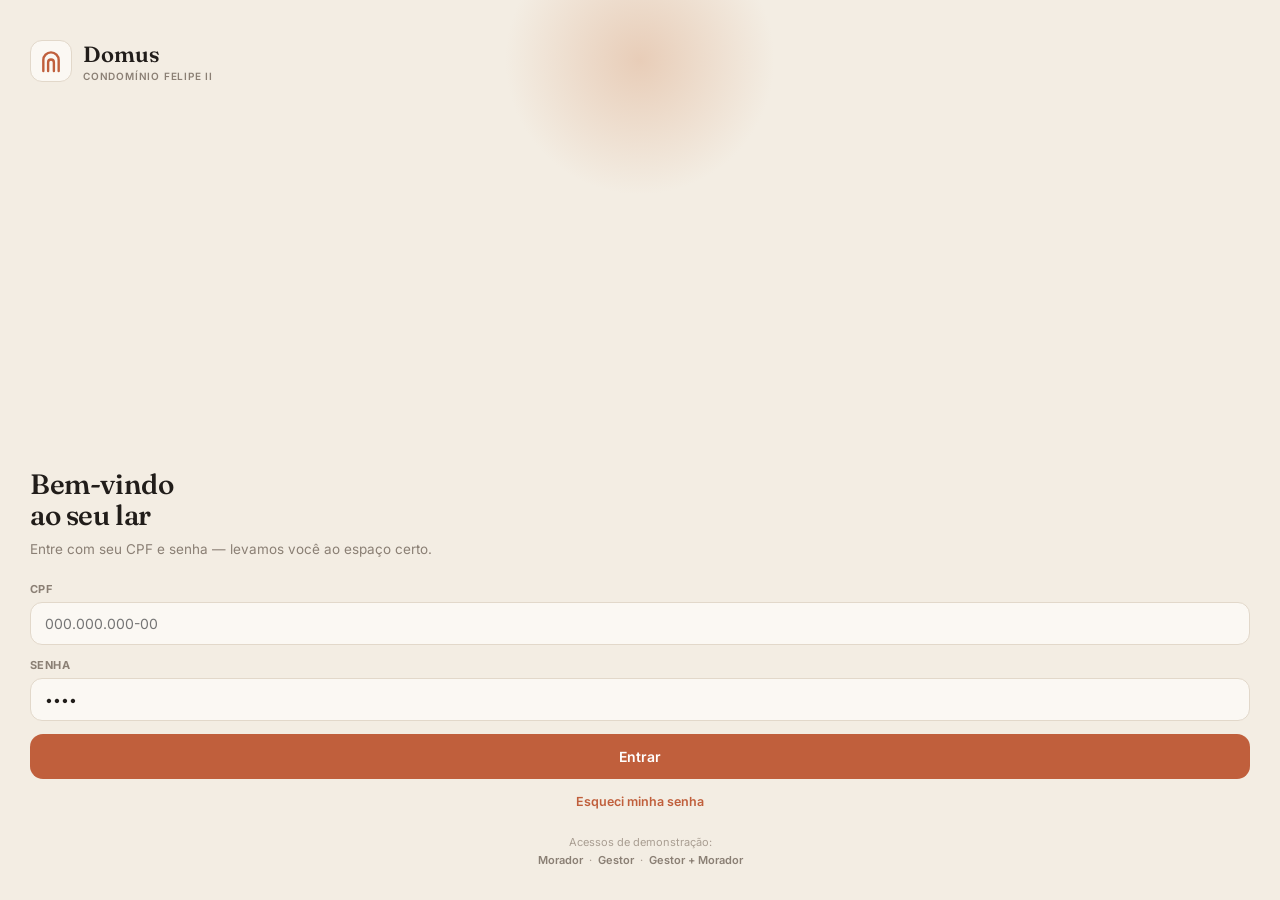
<file: index.html>
<!doctype html>
<html lang="pt-BR">
<head>
<meta charset="utf-8">
<meta name="viewport" content="width=device-width, initial-scale=1, viewport-fit=cover">
<meta name="apple-mobile-web-app-capable" content="yes">
<meta name="mobile-web-app-capable" content="yes">
<meta name="apple-mobile-web-app-status-bar-style" content="default">
<meta name="apple-mobile-web-app-title" content="Domus">
<meta name="theme-color" content="#F3EDE3">
<link rel="apple-touch-icon" href="icon.svg">
<link rel="icon" href="icon.svg">
<link rel="manifest" href="manifest.json">
<title>Domus · App do Morador</title>
<link rel="preconnect" href="https://fonts.googleapis.com">
<link rel="preconnect" href="https://fonts.gstatic.com" crossorigin>
<link href="https://fonts.googleapis.com/css2?family=Fraunces:opsz,wght@9..144,400;9..144,500;9..144,600;9..144,700&family=Inter:wght@400;500;600;700&display=swap" rel="stylesheet">
<style>
:root{
  --tinta:#211D1A;--terracota:#C05F3C;--terracota-esc:#A04A2C;--pinho:#2E5A4F;--pinho-claro:#3f7264;
  --argila:#E4C8B4;--areia:#F3EDE3;--creme:#FBF8F3;--linha:#E2D8CA;--musgo:#8a7f74;--musgo-claro:#a99e92;--ambar:#C9962F;
  --serif:"Fraunces",Georgia,serif;--sans:"Inter",-apple-system,BlinkMacSystemFont,"Segoe UI",Roboto,sans-serif;
}
*{box-sizing:border-box;-webkit-tap-highlight-color:transparent}
body{margin:0;font-family:var(--sans);background:radial-gradient(1200px 700px at 70% -10%,#ecdccd,transparent 60%),radial-gradient(900px 600px at -10% 110%,#e3ede8,transparent 55%),#efe9df;color:var(--tinta);-webkit-font-smoothing:antialiased}
.stage{min-height:100vh;display:flex;align-items:center;justify-content:center;padding:18px}
.device{width:393px;height:min(852px,calc(100vh - 28px));background:#1a1714;border-radius:48px;padding:11px;box-shadow:0 40px 90px rgba(33,29,26,.34),0 0 0 2px rgba(255,255,255,.04) inset;flex-shrink:0}
.screen{position:relative;width:100%;height:100%;background:var(--areia);border-radius:38px;overflow:hidden;display:flex;flex-direction:column}
.statusbar{height:46px;flex-shrink:0;display:flex;align-items:center;justify-content:space-between;padding:0 26px 0 30px;font-size:14px;font-weight:600;color:var(--tinta);z-index:2}
.statusbar .ic{display:flex;gap:6px;align-items:center}
.statusbar svg{width:17px;height:17px;fill:var(--tinta)}
.notch{position:absolute;top:11px;left:50%;transform:translateX(-50%);width:120px;height:30px;background:#1a1714;border-radius:0 0 18px 18px;z-index:5}

.appwrap{flex:1;overflow-y:auto;overflow-x:hidden;-webkit-overflow-scrolling:touch}
.appwrap::-webkit-scrollbar{width:0}
.pad{padding:6px 20px 26px}

.scr-head{display:flex;align-items:center;gap:12px;padding:6px 16px 12px}
.scr-back{width:38px;height:38px;border-radius:11px;border:1px solid var(--linha);background:var(--creme);display:grid;place-items:center;cursor:pointer;flex-shrink:0}
.scr-back svg{width:18px;height:18px;stroke:var(--tinta);fill:none;stroke-width:2.2}
.scr-head h1{font-family:var(--serif);font-size:21px;font-weight:560;margin:0;letter-spacing:-.3px}
.scr-head .sub{font-size:12px;color:var(--musgo);margin-top:1px}

.home-top{padding:8px 20px 16px;display:flex;align-items:center;gap:13px}
.home-top .av{width:46px;height:46px;border-radius:14px;background:var(--pinho);color:#fff;display:grid;place-items:center;font-weight:600;font-size:16px}
.home-top .hi{font-size:13px;color:var(--musgo)}
.home-top .nm{font-family:var(--serif);font-size:20px;font-weight:560;line-height:1.1;letter-spacing:-.3px}
.home-top .bell{margin-left:auto;width:42px;height:42px;border-radius:12px;border:1px solid var(--linha);background:var(--creme);display:grid;place-items:center;position:relative;cursor:pointer}
.home-top .bell svg{width:19px;height:19px;stroke:var(--tinta);fill:none;stroke-width:2}
.home-top .bell .dot{position:absolute;top:9px;right:10px;width:8px;height:8px;border-radius:50%;background:var(--terracota);border:2px solid var(--creme)}

h2.sec{font-family:var(--serif);font-size:16px;font-weight:560;margin:22px 4px 12px;letter-spacing:-.2px}
h2.sec:first-child{margin-top:6px}
.card{background:var(--creme);border:1px solid var(--linha);border-radius:18px;padding:17px;box-shadow:0 1px 2px rgba(33,29,26,.04)}
.muted{color:var(--musgo)}
.serif{font-family:var(--serif)}
.tnum{font-variant-numeric:tabular-nums}

.bill{background:linear-gradient(158deg,#2E5A4F,#274a41);color:#EFE7DC;border-radius:20px;padding:19px 20px;box-shadow:0 14px 30px rgba(46,90,79,.28)}
.bill .lbl{font-size:11.5px;letter-spacing:.06em;text-transform:uppercase;color:#bcd3cb}
.bill .val{font-family:var(--serif);font-size:33px;font-weight:560;letter-spacing:-.8px;margin:8px 0 2px;color:#fff}
.bill .due{font-size:12.5px;color:#bcd3cb}
.bill .row2{display:flex;gap:10px;margin-top:15px}
.bill .b{flex:1;border:none;border-radius:12px;padding:12px;font-family:var(--sans);font-size:13.5px;font-weight:600;cursor:pointer}
.bill .b.pri{background:var(--terracota);color:#fff}
.bill .b.gh{background:rgba(255,255,255,.14);color:#fff}
.bill.ok{background:linear-gradient(158deg,#3a6a5d,#2E5A4F)}

.feat-grid{display:grid;grid-template-columns:1fr 1fr 1fr 1fr;gap:11px}
.feat{position:relative;background:var(--creme);border:1px solid var(--linha);border-radius:16px;padding:13px 6px;min-height:96px;display:flex;flex-direction:column;align-items:center;justify-content:flex-start;gap:9px;cursor:pointer;transition:transform .12s,border-color .15s}
.feat:active{transform:scale(.95)}
.feat .ic{width:38px;height:38px;border-radius:11px;background:var(--areia);display:grid;place-items:center;flex-shrink:0}
.feat .ic svg{width:20px;height:20px;stroke:var(--terracota);fill:none;stroke-width:1.9}
.feat .t{font-size:10.5px;font-weight:600;text-align:center;line-height:1.25;color:var(--tinta);display:flex;align-items:center;min-height:26px}
.feat .badge-n{position:absolute;top:8px;right:12px;min-width:17px;height:17px;border-radius:9px;background:var(--terracota);color:#fff;font-size:10px;font-weight:700;display:grid;place-items:center;padding:0 4px}

.health{display:flex;align-items:center;gap:14px}
.gring{width:58px;height:58px;flex-shrink:0;border-radius:50%;background:conic-gradient(var(--ambar) 0 96%,var(--linha) 96% 100%);display:grid;place-items:center}
.gring .in{width:44px;height:44px;border-radius:50%;background:var(--creme);display:grid;place-items:center;font-family:var(--serif);font-weight:600;font-size:15px;color:var(--ambar)}
.health .v{font-family:var(--serif);font-size:18px;font-weight:560}
.health .k{font-size:12px;color:var(--musgo)}

.list{display:flex;flex-direction:column;gap:10px}
.row{background:var(--creme);border:1px solid var(--linha);border-radius:15px;padding:14px 15px;display:flex;align-items:center;gap:13px;cursor:pointer;transition:border-color .15s}
.row.flat{cursor:default}
.row:active:not(.flat){border-color:var(--terracota)}
.row .ic{width:42px;height:42px;border-radius:12px;background:var(--areia);display:grid;place-items:center;flex-shrink:0}
.row .ic svg{width:21px;height:21px;stroke:var(--terracota);fill:none;stroke-width:1.8}
.row .ic.pinho svg{stroke:var(--pinho)}
.row .main{flex:1;min-width:0}
.row .t{font-weight:600;font-size:14px;line-height:1.25}
.row .s{font-size:12px;color:var(--musgo);margin-top:3px}
.row .end{text-align:right;flex-shrink:0}
.row .amt{font-family:var(--serif);font-weight:560;font-size:15px}
.chev{width:18px;height:18px;stroke:var(--musgo-claro);fill:none;stroke-width:2;flex-shrink:0}

.pill{display:inline-flex;align-items:center;gap:5px;font-size:11px;font-weight:600;padding:3px 9px;border-radius:999px}
.pill.ok{background:#E3EEEA;color:var(--pinho)}
.pill.open{background:#FBEFD2;color:#8a6d12}
.pill.due{background:#F4DDD3;color:var(--terracota-esc)}
.pill.info{background:var(--areia);color:var(--musgo);border:1px solid var(--linha)}

.btn{display:inline-flex;align-items:center;justify-content:center;gap:7px;width:100%;border:none;border-radius:13px;padding:14px;font-family:var(--sans);font-size:14px;font-weight:600;cursor:pointer;background:var(--terracota);color:#fff}
.btn:active{transform:translateY(1px)}
.btn.sec{background:var(--creme);color:var(--tinta);border:1px solid var(--linha)}
.btn.pinho{background:var(--pinho)}
.btn.sm{width:auto;padding:9px 15px;font-size:13px;border-radius:11px}

.kv{display:flex;justify-content:space-between;gap:14px;padding:11px 0;border-bottom:1px solid var(--linha);font-size:13.5px}
.kv:last-child{border-bottom:none}
.kv .k{color:var(--musgo)}.kv .v{font-weight:600;text-align:right}

.field{display:flex;flex-direction:column;gap:6px;margin-bottom:13px}
.field label{font-size:11px;font-weight:700;letter-spacing:.04em;text-transform:uppercase;color:var(--musgo)}
.inp{border:1px solid var(--linha);border-radius:12px;padding:12px 14px;font-family:var(--sans);font-size:14px;background:var(--creme);color:var(--tinta);width:100%}
.inp:focus{outline:none;border-color:var(--terracota)}
select.inp{appearance:none;background-image:url("data:image/svg+xml,%3Csvg xmlns='http://www.w3.org/2000/svg' viewBox='0 0 24 24' fill='none' stroke='%238a7f74' stroke-width='2'%3E%3Cpath d='M6 9l6 6 6-6'/%3E%3C/svg%3E");background-repeat:no-repeat;background-position:right 12px center;background-size:16px;padding-right:36px}
.toggle{display:flex;align-items:center;gap:10px;font-size:13.5px;cursor:pointer}
.toggle input{width:42px;height:25px;appearance:none;background:var(--linha);border-radius:999px;position:relative;cursor:pointer;transition:background .2s;flex-shrink:0}
.toggle input:checked{background:var(--pinho)}
.toggle input::after{content:"";position:absolute;top:3px;left:3px;width:19px;height:19px;border-radius:50%;background:#fff;transition:transform .2s}
.toggle input:checked::after{transform:translateX(17px)}

.tabbar{flex-shrink:0;display:flex;background:var(--creme);border-top:1px solid var(--linha);padding:8px 6px 22px}
.tab{flex:1;display:flex;flex-direction:column;align-items:center;gap:4px;background:none;border:none;cursor:pointer;color:var(--musgo-claro);font-family:var(--sans);font-size:10px;font-weight:600;padding:4px 0}
.tab svg{width:23px;height:23px;stroke:currentColor;fill:none;stroke-width:1.9}
.tab.on{color:var(--terracota)}

.svc{background:var(--creme);border:1px solid var(--linha);border-radius:16px;padding:15px;display:flex;gap:13px;align-items:center}
.svc .ic{width:46px;height:46px;border-radius:13px;display:grid;place-items:center;flex-shrink:0;background:#F7E9E1}
.svc .ic svg{width:23px;height:23px;stroke:var(--terracota);fill:none;stroke-width:1.8}
.svc .ic.green{background:#E9F0ED}.svc .ic.green svg{stroke:var(--pinho)}
.svc .t{font-weight:600;font-size:14px}
.svc .d{font-size:12px;color:var(--musgo);margin-top:3px;line-height:1.4}
.svc .p{font-size:12px;color:var(--pinho);font-weight:600;margin-top:5px}

.resv-card{background:var(--creme);border:1px solid var(--linha);border-radius:18px;overflow:hidden;margin-bottom:12px}
.resv-card .photo{width:100%;height:128px;display:block}
.resv-card .body{padding:14px}
.resv-card .top{display:flex;justify-content:space-between;align-items:flex-start;gap:10px}
image-slot{background:repeating-linear-gradient(135deg,#efe7db,#efe7db 9px,#e7dccb 9px,#e7dccb 18px);color:var(--musgo);font-family:var(--sans);font-size:11px;font-weight:600}

.toast{position:absolute;left:18px;right:18px;bottom:96px;background:var(--tinta);color:#F3EDE3;border-radius:14px;padding:14px 16px;font-size:13.5px;display:flex;align-items:center;gap:11px;box-shadow:0 14px 36px rgba(0,0,0,.3);transform:translateY(20px);opacity:0;transition:all .3s cubic-bezier(.2,.8,.3,1);z-index:30;pointer-events:none}
.toast.show{transform:none;opacity:1}
.toast .portal path{stroke:var(--argila)}
.toast svg.portal{width:22px;height:22px;flex-shrink:0}
.note{background:#E9F0ED;border:1px solid #cfe0da;border-radius:13px;padding:12px 14px;font-size:12.5px;color:#33473f;line-height:1.5;display:flex;gap:10px}
.note .portal{width:18px;height:18px;flex-shrink:0;margin-top:1px}.note .portal path{stroke:var(--pinho)}
.connect{font-size:10.5px;color:var(--musgo-claro);text-align:center;padding:14px 0 4px;letter-spacing:.02em}
.bars{display:flex;align-items:flex-end;gap:9px;height:90px;margin-top:6px}
.bars .b{flex:1;display:flex;flex-direction:column;align-items:center;gap:5px;height:100%;justify-content:flex-end}
.bars .b .c{width:100%;max-width:24px;background:var(--argila);border-radius:5px 5px 0 0}
.bars .b:last-child .c{background:var(--pinho)}
.bars .b .l{font-size:9.5px;color:var(--musgo)}
.portal path{stroke:var(--terracota);fill:none;stroke-linecap:round}

.gestor-banner{background:linear-gradient(100deg,#2E5A4F,#243f38);color:#EFE7DC;border-radius:16px;padding:14px 16px;display:flex;align-items:center;gap:11px}
.gestor-banner .portal{width:24px;height:24px;flex-shrink:0}.gestor-banner .portal path{stroke:var(--argila)}
.gestor-banner b{color:#fff;font-weight:600;font-size:14px}
.gestor-banner .s{font-size:11.5px;color:#bcd3cb;margin-top:1px}
.gestor-banner .out{margin-left:auto;background:rgba(255,255,255,.14);border:none;color:#fff;font-size:11px;font-weight:600;padding:7px 11px;border-radius:9px;cursor:pointer}

/* ===== Login ===== */
.applogin{position:absolute;inset:0;z-index:40;background:var(--areia);border-radius:38px;overflow:hidden}
.applogin[hidden]{display:none}
.al-pane{position:absolute;inset:0;display:flex;flex-direction:column;justify-content:center;padding:40px 30px 30px}
.al-pane[hidden]{display:none}
.al-glow{position:absolute;top:-80px;left:50%;transform:translateX(-50%);width:280px;height:280px;border-radius:50%;background:radial-gradient(circle,#e8cdb8,transparent 68%);pointer-events:none}
.al-brand{display:flex;align-items:center;gap:11px;font-family:var(--serif);font-size:22px;font-weight:600;margin-bottom:auto;position:relative}
.al-brand .mk{width:42px;height:42px;background:var(--creme);border:1px solid var(--linha);border-radius:12px;display:grid;place-items:center}
.al-brand .mk .portal{width:24px;height:24px}
.al-brand .sb{font-family:var(--sans);font-size:10px;color:var(--musgo);letter-spacing:.08em;text-transform:uppercase;font-weight:600;margin-top:2px}
.al-body{position:relative}
.applogin h1{font-family:var(--serif);font-size:28px;font-weight:560;margin:0;letter-spacing:-.4px;line-height:1.1}
.applogin p{font-size:13.5px;color:var(--musgo);margin:9px 0 22px;line-height:1.5}
.al-err{background:#F4DDD3;border:1px solid #e6c3b4;color:var(--terracota-esc);border-radius:11px;padding:10px 13px;font-size:12.5px;margin-bottom:13px}
.al-err[hidden]{display:none}
.al-link{text-align:center;font-size:12.5px;color:var(--terracota);font-weight:600;margin-top:15px;cursor:pointer}
.al-hint{position:relative;margin-top:24px;font-size:11px;color:var(--musgo-claro);text-align:center;line-height:1.7}
.al-hint b{color:var(--musgo);cursor:pointer;font-weight:600}
.choose{display:flex;flex-direction:column;gap:12px;margin-top:6px}
.choose-opt{display:flex;align-items:center;gap:14px;background:var(--creme);border:1px solid var(--linha);border-radius:16px;padding:17px;cursor:pointer;text-align:left;width:100%;font-family:var(--sans);transition:border-color .15s,transform .12s}
.choose-opt:active{border-color:var(--terracota);transform:scale(.98)}
.choose-opt .ic{width:48px;height:48px;border-radius:13px;display:grid;place-items:center;flex-shrink:0}
.choose-opt .ic.g{background:#E9F0ED}.choose-opt .ic.g svg{stroke:var(--pinho)}
.choose-opt .ic.m{background:#F7E9E1}.choose-opt .ic.m svg{stroke:var(--terracota)}
.choose-opt .ic svg{width:24px;height:24px;fill:none;stroke-width:1.9}
.choose-opt .t{font-weight:600;font-size:15px;font-family:var(--serif)}
.choose-opt .d{font-size:12px;color:var(--musgo);margin-top:2px}
.choose-opt .chev{margin-left:auto}
.gsgc-bar{display:flex;align-items:center;gap:9px;padding:11px 16px;background:var(--tinta);color:#EFE7DC;font-size:13px;font-weight:600}
.gsgc-bar .portal{width:18px;height:18px}.gsgc-bar .portal path{stroke:var(--argila)}
.gsgc-bar span{flex:1}
.gsgc-bar button{background:rgba(255,255,255,.14);border:none;color:#fff;font-size:12px;font-weight:600;padding:7px 12px;border-radius:8px;cursor:pointer}
.gsgc-frame{width:100%;height:calc(100% - 43px);border:0;display:block;background:var(--areia)}
.gsgc-bar2{display:flex;align-items:center;gap:10px;padding:9px 13px;background:var(--creme);border-bottom:1px solid var(--linha);flex-shrink:0}
.gsgc-frame2{flex:1;width:100%;border:0;display:block;background:var(--areia)}

/* segmented control */
.seg{display:flex;gap:4px;background:var(--areia);border:1px solid var(--linha);border-radius:13px;padding:4px;margin:0 0 14px;overflow-x:auto}
.seg::-webkit-scrollbar{height:0}
.seg button{flex:1 1 0;min-width:0;border:none;background:none;font-family:var(--sans);font-size:12.5px;font-weight:600;color:var(--musgo);padding:8px 10px;border-radius:9px;cursor:pointer;white-space:nowrap;overflow:hidden;text-overflow:ellipsis}
.seg button.on{background:var(--creme);color:var(--terracota);box-shadow:0 1px 2px rgba(33,29,26,.08)}

/* balancete — trial balance */
.blc-sec{margin:18px 4px 7px;display:flex;align-items:baseline;gap:8px}
.blc-sec .cod{font-family:var(--serif);font-size:14px;font-weight:600;color:var(--terracota)}
.blc-sec .nm{font-size:11px;font-weight:700;letter-spacing:.06em;text-transform:uppercase;color:var(--tinta)}
.blc-band{font-family:var(--serif);font-size:12px;font-weight:600;color:var(--pinho);text-transform:uppercase;letter-spacing:.05em;margin:20px 4px 2px;display:flex;align-items:center;gap:8px}
.blc-band::after{content:"";flex:1;height:1px;background:var(--linha)}
.blc-grp{font-size:11.5px;font-weight:700;color:var(--musgo);margin:11px 4px 5px;display:flex;gap:7px;letter-spacing:.02em}
.blc-grp .cod{font-variant-numeric:tabular-nums;color:var(--musgo-claro)}
.blc-leg{display:grid;grid-template-columns:1fr 60px 60px 60px;gap:5px;padding:0 13px 4px;font-size:8.5px;font-weight:700;letter-spacing:.04em;text-transform:uppercase;color:var(--musgo-claro)}
.blc-leg span:not(:first-child){text-align:right}
.blc-acc{background:var(--creme);border:1px solid var(--linha);border-radius:12px;padding:10px 13px;margin-bottom:6px}
.blc-acc .top{display:flex;gap:8px;align-items:baseline;margin-bottom:7px}
.blc-acc .cod{font-size:10px;color:var(--musgo);font-variant-numeric:tabular-nums;flex-shrink:0}
.blc-acc .nm{font-size:12.5px;font-weight:600;line-height:1.25}
.blc-row{display:grid;grid-template-columns:1fr 60px 60px 60px;gap:5px;align-items:baseline}
.blc-row .ph{font-size:10px;color:var(--musgo-claro)}
.blc-row .n{font-size:11px;font-variant-numeric:tabular-nums;text-align:right;letter-spacing:-.2px}
.blc-row .n.z{color:#cabfb1}
.blc-row .n.s{font-weight:700}
.blc-row .n .nat{font-size:8.5px;color:var(--musgo);font-weight:700;margin-left:1px}
.blc-acc.sub{background:rgba(228,200,180,.18);border-color:#e0cdb9}
.blc-acc.sub .nm{font-weight:700;font-size:12px}
.blc-ini{font-size:9.5px;color:var(--musgo-claro);margin-top:5px;text-align:right;font-variant-numeric:tabular-nums}
.blc-check{display:flex;align-items:center;gap:11px;background:#E9F0ED;border:1px solid #cfe0da;border-radius:14px;padding:13px 15px;margin-top:16px}
.blc-check.bad{background:#F4DDD3;border-color:#e6c3b4}
.blc-check .ck{width:30px;height:30px;border-radius:50%;background:var(--pinho);display:grid;place-items:center;flex-shrink:0}
.blc-check.bad .ck{background:var(--terracota)}
.blc-check .ck svg{width:17px;height:17px;stroke:#fff;fill:none;stroke-width:2.6}
.blc-check .t{font-size:13px;font-weight:600;color:#26443c}
.blc-check.bad .t{color:var(--terracota-esc)}
.blc-check .s{font-size:11.5px;color:#4a6b61;margin-top:1px;font-variant-numeric:tabular-nums}
.blc-totline{display:grid;grid-template-columns:1fr 60px 60px;gap:5px;padding:11px 13px;background:var(--tinta);color:#EFE7DC;border-radius:12px;margin-top:8px;align-items:baseline}
.blc-totline .lb{font-size:11px;font-weight:700;text-transform:uppercase;letter-spacing:.04em;color:var(--argila)}
.blc-totline .n{font-size:12px;font-variant-numeric:tabular-nums;text-align:right;font-weight:600}

/* mini stat tiles */
.mini2{display:grid;grid-template-columns:1fr 1fr;gap:10px}
.mini{background:var(--creme);border:1px solid var(--linha);border-radius:14px;padding:13px}
.mini .k{font-size:9.5px;font-weight:700;letter-spacing:.05em;text-transform:uppercase;color:var(--musgo)}
.mini .v{font-family:var(--serif);font-size:19px;font-weight:560;margin-top:6px}

/* avatar chip for people rows */
.row .ic.ava{background:var(--pinho);color:#fff;font-weight:600;font-size:13px;font-family:var(--serif)}
.row .ic.ava.t2{background:var(--terracota)}
.qform{display:flex;flex-direction:column;gap:11px}
.scr-head>div{display:flex;flex-direction:column;min-width:0;flex:1}
.scr-head h1{line-height:1.12;text-wrap:balance}

/* ====== DOMUS NATIVE: tela cheia (remove a moldura do mockup) ====== */
html,body{margin:0}
.stage{padding:0 !important;min-height:100vh !important;height:100vh !important;height:100dvh !important;align-items:stretch !important;background:var(--areia) !important}
.device{width:100vw !important;height:100vh !important;height:100dvh !important;border-radius:0 !important;padding:0 !important;box-shadow:none !important;background:var(--areia) !important}
.screen{border-radius:0 !important}
.notch{display:none !important}
.statusbar{display:none !important}
.applogin{border-radius:0 !important}
/* tiles "Todas as áreas" / "Tudo do seu lar" com tamanho uniforme */
.feat{min-height:108px !important;height:108px !important;justify-content:center !important}
.feat .t{min-height:30px;display:flex;align-items:center;justify-content:center}
.cad-x{margin-left:auto;width:28px;height:28px;border-radius:8px;border:1px solid var(--linha);background:var(--creme);color:var(--musgo);font-size:17px;line-height:1;cursor:pointer;flex-shrink:0;display:grid;place-items:center}
.cad-x:active{background:#F4DDD3;color:var(--terracota);border-color:#e6c3b4}
</style>
</head>
<body>
<div class="stage">
  <div class="device">
    <div class="screen">
      <div class="notch"></div>
      <div class="statusbar">
        <span>9:41</span>
        <span class="ic">
          <svg viewBox="0 0 24 24"><path d="M2 17h2v-5H2zm4 0h2V9H6zm4 0h2V6h-2zm4 0h2V3h-2zm4 0h2v-8h-2z"/></svg>
          <svg viewBox="0 0 24 24"><path d="M12 4C8 4 4.5 5.5 2 8l10 12L22 8c-2.5-2.5-6-4-10-4z" opacity=".55"/></svg>
          <svg viewBox="0 0 26 24"><rect x="1" y="7" width="20" height="10" rx="3" fill="none" stroke="#211D1A" stroke-width="1.5"/><rect x="3" y="9" width="15" height="6" rx="1.5"/><rect x="22" y="10" width="2" height="4" rx="1"/></svg>
        </span>
      </div>
      <div class="appwrap" id="appwrap"></div>
      <nav class="tabbar" id="tabbar"></nav>
      <div class="toast" id="toast"></div>

      <div class="applogin" id="applogin">
        <div class="al-glow"></div>
        <!-- login -->
        <div class="al-pane" id="al-login">
          <div class="al-brand"><span class="mk"><svg class="portal" viewBox="0 0 100 100"><path d="M18 92 L18 46 A32 32 0 0 1 82 46 L82 92" stroke-width="10"></path><path d="M38 92 L38 56 A12 12 0 0 1 62 56 L62 92" stroke-width="10"></path></svg></span><div>Domus<div class="sb">Condomínio Felipe II</div></div></div>
          <div class="al-body">
            <h1>Bem-vindo<br>ao seu lar</h1>
            <p>Entre com seu CPF e senha — levamos você ao espaço certo.</p>
            <div class="al-err" id="al-err" hidden></div>
            <div class="field"><label>CPF</label><input id="al-cpf" class="inp" placeholder="000.000.000-00" inputmode="numeric" oninput="appMaskCpf()"></div>
            <div class="field"><label>Senha</label><input id="al-senha" class="inp" type="password" placeholder="••••••••" value="demo"></div>
            <button class="btn" onclick="appEntrar()">Entrar</button>
            <div class="al-link">Esqueci minha senha</div>
          </div>
          <div class="al-hint">Acessos de demonstração:<br><b onclick="appFill('22222222222')">Morador</b> &nbsp;·&nbsp; <b onclick="appFill('11111111111')">Gestor</b> &nbsp;·&nbsp; <b onclick="appFill('33333333333')">Gestor + Morador</b></div>
        </div>
        <!-- chooser -->
        <div class="al-pane" id="al-chooser" hidden>
          <div class="al-brand"><span class="mk"><svg class="portal" viewBox="0 0 100 100"><path d="M18 92 L18 46 A32 32 0 0 1 82 46 L82 92" stroke-width="10"></path><path d="M38 92 L38 56 A12 12 0 0 1 62 56 L62 92" stroke-width="10"></path></svg></span><div>Domus</div></div>
          <div class="al-body">
            <h1>Como deseja<br>entrar?</h1>
            <p id="al-chooser-sub">Você tem dois acessos neste condomínio.</p>
            <div class="choose">
              <button class="choose-opt" onclick="enterProfile('gestor')"><span class="ic g"><svg viewBox="0 0 24 24"><rect x="3" y="21" width="18" height="0"></rect><path d="M3 21h18M5 21V8l7-4 7 4v13M9 21v-6h6v6"></path></svg></span><div><div class="t">Painel do gestor</div><div class="d">Finanças, agentes, portaria e aprovações</div></div><svg class="chev" viewBox="0 0 24 24"><path d="M9 6l6 6-6 6"></path></svg></button>
              <button class="choose-opt" onclick="enterProfile('morador')"><span class="ic m"><svg viewBox="0 0 24 24"><path d="M3 11l9-8 9 8M5 10v10h14V10"></path></svg></span><div><div class="t">Meu apartamento</div><div class="d">Cobranças, reservas, entregas e mais</div></div><svg class="chev" viewBox="0 0 24 24"><path d="M9 6l6 6-6 6"></path></svg></button>
            </div>
          </div>
          <div class="al-link" onclick="appBackLogin()">← Trocar usuário</div>
        </div>
      </div>
    </div>
  </div>
</div>

<script src="image-slot.js"></script>
<script src="sgc/bridge.js"></script>
<script>
const PORTAL='<svg class="portal" viewBox="0 0 100 100"><path d="M18 92 L18 46 A32 32 0 0 1 82 46 L82 92" stroke-width="10"></path><path d="M38 92 L38 56 A12 12 0 0 1 62 56 L62 92" stroke-width="10"></path></svg>';
const money=v=>(v||0).toLocaleString('pt-BR',{style:'currency',currency:'BRL'});
const dBR=iso=>iso?iso.split('-').reverse().join('/'):'—';
const MES={'01':'jan','02':'fev','03':'mar','04':'abr','05':'mai','06':'jun'};
const mlab=c=>MES[c.slice(5)]+'/'+c.slice(2,4);

/* ===== identidade ===== */
const COND={nome:'Condomínio Felipe II', cota:580};
const ME={nome:'Carlos Mendes', primeiro:'Carlos', unidade:'402', bloco:'A', av:'CM'};
const UNI=ME.unidade+'-'+ME.bloco;
const PERMITE_CARRO=true;
const FOTOS={'Salão de Festas':'https://images.unsplash.com/photo-1519225421980-715cb0215aed?w=600&q=70','Churrasqueira':'https://images.unsplash.com/photo-1544025162-d76694265947?w=600&q=70','Quadra Poliesportiva':'https://images.unsplash.com/photo-1505666287802-931dc83948e9?w=600&q=70','Coworking':'https://images.unsplash.com/photo-1497366811353-6870744d04b2?w=600&q=70'};
const fotoEspaco=n=>FOTOS[n]||'';
function espThumb(n){ const f=fotoEspaco(n); return f?`<span class="ic" style="background:var(--argila) url('${f}') center/cover no-repeat"></span>`:`<span class="ic pinho"><svg viewBox="0 0 24 24"><path d="M3 21h18M5 21V8l7-4 7 4v13M9 21v-6h6v6"></path></svg></span>`; }
const BRANDS={'Mercado Livre':{bg:'#FFE600',fg:'#2D3277',t:'Mercado<br>Livre',fs:'8px'},'iFood':{bg:'#EA1D2C',fg:'#fff',t:'iFood',fs:'11px'},'Amazon':{bg:'#232F3E',fg:'#FF9900',t:'amazon',fs:'10px'},'Correios':{bg:'#FFD100',fg:'#003399',t:'Correios',fs:'8px'},'Magalu':{bg:'#0086FF',fg:'#fff',t:'Magalu',fs:'9px'}};
function brandBadge(rem){ const b=BRANDS[rem]||{bg:'var(--areia)',fg:'var(--musgo)',t:'📦',fs:'18px'}; return `<span style="width:46px;height:46px;border-radius:12px;background:${b.bg};color:${b.fg};display:grid;place-items:center;flex-shrink:0;font-weight:800;font-size:${b.fs};line-height:1.05;text-align:center;letter-spacing:-.3px">${b.t}</span>`; }

let boletos=[
  {id:1,comp:'2026-06',venc:'2026-06-10',valor:580,status:'aberto'},
  {id:2,comp:'2026-05',venc:'2026-05-10',valor:580,status:'pago',pago:'2026-05-08'},
  {id:3,comp:'2026-04',venc:'2026-04-10',valor:580,status:'pago',pago:'2026-04-09'},
  {id:4,comp:'2026-03',venc:'2026-03-10',valor:580,status:'pago',pago:'2026-03-07'},
  {id:5,comp:'2026-02',venc:'2026-02-10',valor:580,status:'pago',pago:'2026-02-06'},
  {id:6,comp:'2026-01',venc:'2026-01-10',valor:580,status:'pago',pago:'2026-01-09'}
];
let comunicados=[], espacos=[], minhasReservas=[], visitantes=[], entregas=[];
let formasPagamento=[
  {id:1,tipo:'PIX',label:'PIX',sub:'Chave CPF •••.402.•••-••',principal:true},
  {id:2,tipo:'Cartão',label:'Visa · crédito',sub:'•••• •••• •••• 4242',principal:false}
];
const assembleias=[
  {id:1,titulo:'AGE — Reforma da fachada',tipo:'Extraordinária',data:'2026-06-25',local:'Salão de festas',status:'convocada',pauta:'1) Orçamentos para reforma da fachada; 2) Definição de rateio extraordinário.',docs:['Convocação_AGE.pdf','Orçamentos_fachada.pdf']},
  {id:2,titulo:'Assembleia Geral Ordinária 2026',tipo:'Ordinária',data:'2026-03-20',local:'Salão de festas',status:'realizada',pauta:'1) Prestação de contas 2025; 2) Previsão orçamentária 2026; 3) Eleição de síndico.',ata:'Aprovadas por maioria a prestação de contas de 2025 e a previsão orçamentária de 2026. Reeleito o síndico para novo mandato.',docs:['Ata_AGO_2026.pdf']}
];
const servicos=[
  {cat:'Seguro',nome:'Seguro Incêndio Residencial',d:'Cobertura obrigatória do condomínio, estendida à sua unidade.',p:'a partir de R$ 18/mês',green:false,ic:'<path d="M12 22s8-4 8-10V5l-8-3-8 3v7c0 6 8 10 8 10z"/>'},
  {cat:'Seguro',nome:'Seguro de Vida',d:'Proteção para você e sua família, com assistência 24h.',p:'a partir de R$ 29/mês',green:true,ic:'<path d="M20 8.5a4.5 4.5 0 0 0-8-2.8A4.5 4.5 0 0 0 4 8.5c0 4.5 8 9 8 9s8-4.5 8-9z"/>'},
  {cat:'Seguro',nome:'Seguro Auto',d:'Cobertura para o carro na garagem e na rua.',p:'cotação em 2 min',green:false,ic:'<path d="M5 16l1-5h12l1 5M3 16h18v3H3z M7 19v2M17 19v2"/>'},
  {cat:'Seguro',nome:'Seguro Bike Elétrica',d:'Roubo, furto e danos para sua e-bike e patinete.',p:'a partir de R$ 12/mês',green:true,ic:'<circle cx="6" cy="17" r="3"/><circle cx="18" cy="17" r="3"/><path d="M6 17l4-7h5l3 7M10 10l2-4h3"/>'},
  {cat:'Crédito',nome:'Crédito Pessoal Domus',d:'Crédito pré-aprovado com desconto em folha de condomínio.',p:'taxas a partir de 1,9% a.m.',green:false,ic:'<rect x="2" y="6" width="20" height="12" rx="2"/><path d="M2 10h20M6 15h4"/>'}
];
const saude={saldo:186929,inad:10.7,despesas:52790,orcado:55000,evol:[48200,49500,51100,50300,51900,52790],meses:['Jan','Fev','Mar','Abr','Mai','Jun']};

/* ===== navegação ===== */
let STACK=['home'], GESTOR=false, CURUSER=null;
function appCard(){ return document.getElementById('appwrap'); }
function go(screen,push=true){ if(push && STACK[STACK.length-1]!==screen) STACK.push(screen); render(screen); }
function back(){ if(STACK.length>1){ STACK.pop(); render(STACK[STACK.length-1]); } else { setTab(GESTOR?'ghome':'home'); } }
function setTab(t){ STACK=[t]; render(t); }
function render(screen){
  const tb=document.getElementById('tabbar'); if(tb) tb.style.display='flex';
  if(window.Domus){ comunicados=Domus.get('avisos')||[]; espacos=(Domus.get('espacos')||[]).filter(e=>e.ativo); minhasReservas=(Domus.get('reservas')||[]).filter(r=>r.unidade===UNI); visitantes=(Domus.get('visitantes')||[]).filter(v=>v.unidade===UNI); entregas=(Domus.get('entregas')||[]).filter(e=>e.unidade===UNI); }
  const SET = GESTOR?GSCREENS:SCREENS; const fn = SET[screen]||SET[GESTOR?'ghome':'home'];
  appCard().innerHTML = fn();
  appCard().scrollTop=0;
  renderTabs();
}
function head(title,sub){ return `<div class="scr-head"><button class="scr-back" onclick="back()"><svg viewBox="0 0 24 24"><path d="M15 18l-6-6 6-6"></path></svg></button><div><h1>${title}</h1>${sub?`<div class="sub">${sub}</div>`:''}</div></div>`; }
function toast(msg){ const t=document.getElementById('toast'); t.innerHTML=PORTAL+'<span>'+msg+'</span>'; t.classList.add('show'); clearTimeout(window._tt); window._tt=setTimeout(()=>t.classList.remove('show'),2800); }

const TABS=[
  {id:'home',label:'Início',ic:'<path d="M3 11l9-8 9 8M5 10v10h14V10"/>'},
  {id:'cobrancas',label:'Cobranças',ic:'<path d="M6 2h12v20l-3-2-3 2-3-2-3 2zM9 7h6M9 11h6"/>'},
  {id:'pagamento',label:'Pagamento',ic:'<rect x="2" y="5" width="20" height="14" rx="2"/><path d="M2 10h20M6 15h5"/>'},
  {id:'mais',label:'Mais',ic:'<path d="M4 6h16M4 12h16M4 18h16"/>'}
];
function renderTabs(){
  const T=GESTOR?GTABS:TABS; const root=STACK[0];
  document.getElementById('tabbar').innerHTML=T.map(t=>`<button class="tab ${root===t.id?'on':''}" onclick="setTab('${t.id}')"><svg viewBox="0 0 24 24">${t.ic}</svg>${t.label}</button>`).join('');
}

/* ===== telas ===== */
const SCREENS={
  home(){
    const aberto=boletos.find(b=>b.status==='aberto');
    const com=comunicados[0]||{titulo:'—',autor:'',data:''};
    const entregaP=entregas.filter(e=>e.status==='aguardando').length;
    const feats=[
      {s:'cobrancas',t:'Cobranças',ic:'<path d="M6 2h12v20l-3-2-3 2-3-2-3 2zM9 7h6M9 11h6"/>'},
      {s:'pagamento',t:'Formas de pagar',ic:'<rect x="2" y="5" width="20" height="14" rx="2"/><path d="M2 10h20M6 15h5"/>'},
      {s:'comunicados',t:'Comunicados',ic:'<path d="M10 5a2 2 0 1 1 4 0v.4a7 7 0 0 1 4 6.3V15l1.5 2.5H4.5L6 15v-3.3a7 7 0 0 1 4-6.3z"/>',n:comunicados.length?1:0},
      {s:'reservas',t:'Reservas',ic:'<rect x="3" y="4" width="18" height="17" rx="2"/><path d="M3 9h18M8 2v4M16 2v4"/>'},
      {s:'assembleias',t:'Assembleias',ic:'<path d="M6 2h9l5 5v15H6zM14 2v6h6M9 13h7M9 17h5"/>'},
      {s:'visitantes',t:'Visitantes',ic:'<circle cx="9" cy="8" r="3.5"/><path d="M3 20a6 6 0 0 1 12 0M18 8v6M21 11h-6"/>'},
      {s:'servicos',t:'Serviços',ic:'<path d="M12 22s8-4 8-10V5l-8-3-8 3v7c0 6 8 10 8 10z"/>'},
      {s:'entregas',t:'Entregas',ic:'<path d="M3 7l9-4 9 4-9 4zM3 7v10l9 4 9-4V7M12 11v10"/>',n:entregaP},
      {s:'anunciar',t:'Anunciar imóvel',ic:'<path d="M9 22V12h6v10M3 10l9-7 9 7v10a2 2 0 0 1-2 2H5a2 2 0 0 1-2-2z"/>'}
    ];
    const gb = GESTOR ? `<div class="pad" style="padding:8px 20px 0"><div class="gestor-banner">${PORTAL}<div><b>Modo gestor</b><div class="s">${(CURUSER&&CURUSER.nome)||'Gestor'} · acesso ampliado</div></div><button class="out" onclick="appTrocarPerfil()">Trocar</button></div>
        <div class="card" style="margin-top:12px;cursor:pointer" onclick="openSGC('visao')"><div style="display:flex;align-items:center;gap:12px"><span class="ic" style="width:42px;height:42px;border-radius:12px;background:var(--areia);display:grid;place-items:center"><svg viewBox="0 0 24 24" style="width:21px;height:21px;stroke:var(--pinho);fill:none;stroke-width:1.8"><rect x="2" y="3" width="20" height="14" rx="2"></rect><path d="M8 21h8M12 17v4"></path></svg></span><div style="flex:1"><div style="font-weight:600;font-size:14px">Abrir SGC completo</div><div class="muted" style="font-size:12px">Financeiro, agentes e aprovações</div></div><svg class="chev" viewBox="0 0 24 24"><path d="M9 6l6 6-6 6"></path></svg></div></div>
        <div class="card" style="margin-top:10px"><div class="kv"><span class="k">Entregas a retirar</span><span class="v">${(Domus.get('entregas')||[]).filter(e=>e.status==='aguardando').length}</span></div><div class="kv"><span class="k">Visitantes autorizados</span><span class="v">${(Domus.get('visitantes')||[]).length}</span></div><div class="kv"><span class="k">Reservas ativas</span><span class="v">${(Domus.get('reservas')||[]).length}</span></div><div class="kv"><span class="k">Serviços solicitados</span><span class="v">${(Domus.get('servicos')||[]).length}</span></div></div></div>` : '';
    const billHTML = GESTOR ? '' : `<div class="bill ${aberto?'':'ok'}">
          <div class="lbl">${aberto?'Cota de '+mlab(aberto.comp)+' · em aberto':'Cotas em dia'}</div>
          <div class="val">${aberto?money(aberto.valor):'Tudo certo ✓'}</div>
          <div class="due">${aberto?'Vence em '+dBR(aberto.venc)+' · unidade '+UNI:'Próxima cota em julho'}</div>
          ${aberto?`<div class="row2"><button class="b pri" onclick="pagar(${aberto.id})">Pagar com PIX</button><button class="b gh" onclick="go('cobrancas')">2ª via</button></div>`:''}
        </div>`;
    return gb + `<div class="home-top">
        <span class="av">${ME.av}</span>
        <div><div class="hi">Bem-vindo de volta</div><div class="nm">Olá, ${ME.primeiro}</div></div>
        <button class="bell" onclick="go('comunicados')"><svg viewBox="0 0 24 24"><path d="M10 5a2 2 0 1 1 4 0v.4a7 7 0 0 1 4 6.3V15l1.5 2.5H4.5L6 15v-3.3a7 7 0 0 1 4-6.3z"></path><path d="M9.5 21h5"></path></svg><span class="dot"></span></button>
      </div>
      <div class="pad" style="padding-top:0">
        ${billHTML}
        <h2 class="sec">Tudo do seu lar</h2>
        <div class="feat-grid">
          ${feats.map(f=>`<button class="feat" onclick="go('${f.s}')">${f.n?`<span class="badge-n">${f.n}</span>`:''}<span class="ic"><svg viewBox="0 0 24 24">${f.ic}</svg></span><span class="t">${f.t}</span></button>`).join('')}
        </div>
        <h2 class="sec">Saúde financeira do condomínio</h2>
        <div class="card health" onclick="go('saude')" style="cursor:pointer">
          <div class="gring"><div class="in">${saude.inad.toFixed(0)}%</div></div>
          <div style="flex:1"><div class="v">${money(saude.saldo)}</div><div class="k">Saldo em caixa · inadimplência ${saude.inad.toString().replace('.',',')}%</div></div>
          <svg class="chev" viewBox="0 0 24 24"><path d="M9 6l6 6-6 6"></path></svg>
        </div>
        <h2 class="sec">Último comunicado</h2>
        <div class="row" onclick="go('comunicados')">
          <span class="ic"><svg viewBox="0 0 24 24"><path d="M10 5a2 2 0 1 1 4 0v.4a7 7 0 0 1 4 6.3V15l1.5 2.5H4.5L6 15v-3.3a7 7 0 0 1 4-6.3z"></path></svg></span>
          <div class="main"><div class="t">${com.titulo}</div><div class="s">${com.autor||'Síndica'} · ${dBR(com.data)}</div></div>
          <svg class="chev" viewBox="0 0 24 24"><path d="M9 6l6 6-6 6"></path></svg>
        </div>
        <div class="connect">Conectado ao SGC · ${COND.nome}</div>
      </div>`;
  },

  mais(){
    const items=[
      {s:'anunciar',t:'Anunciar meu imóvel',d:'Colocar para alugar ou vender',ic:'<path d="M9 22V12h6v10M3 10l9-7 9 7v10a2 2 0 0 1-2 2H5a2 2 0 0 1-2-2z"/>'},
      {s:'reservas',t:'Reservas de ambientes',d:'Salão, churrasqueira, quadra e coworking',ic:'<rect x="3" y="4" width="18" height="17" rx="2"/><path d="M3 9h18M8 2v4M16 2v4"/>'},
      {s:'assembleias',t:'Assembleias',d:'Convocações, pautas e atas',ic:'<path d="M6 2h9l5 5v15H6zM14 2v6h6"/>'},
      {s:'visitantes',t:'Visitantes',d:'Autorize visitas e prestadores',ic:'<circle cx="9" cy="8" r="3.5"/><path d="M3 20a6 6 0 0 1 12 0M18 8v6M21 11h-6"/>'},
      {s:'servicos',t:'Contratação de serviços',d:'Seguros, crédito e mais',ic:'<path d="M12 22s8-4 8-10V5l-8-3-8 3v7c0 6 8 10 8 10z"/>'},
      {s:'entregas',t:'Entregas',d:'Acompanhe e confirme retiradas',ic:'<path d="M3 7l9-4 9 4-9 4zM3 7v10l9 4 9-4V7"/>'},
      {s:'saude',t:'Saúde financeira',d:'Resumo das contas do condomínio',ic:'<path d="M3 3v18h18M7 14l4-4 3 3 5-6"/>'}
    ];
    return `<div class="scr-head" style="padding-top:14px"><div><h1>Mais</h1><div class="sub">${ME.nome} · unidade ${UNI}</div></div></div>
      <div class="pad"><div class="list">
      ${items.map(i=>`<div class="row" onclick="go('${i.s}')"><span class="ic"><svg viewBox="0 0 24 24">${i.ic}</svg></span><div class="main"><div class="t">${i.t}</div><div class="s">${i.d}</div></div><svg class="chev" viewBox="0 0 24 24"><path d="M9 6l6 6-6 6"></path></svg></div>`).join('')}
      </div>
      <h2 class="sec">Conta</h2>
      <div class="row" onclick="appTrocarPerfil()"><span class="ic"><svg viewBox="0 0 24 24"><path d="M16 3l4 4-4 4M20 7H9M8 21l-4-4 4-4M4 17h11"></path></svg></span><div class="main"><div class="t">${(CURUSER&&CURUSER.papeis.length>1)?'Trocar de perfil':'Sair da conta'}</div><div class="s">${(CURUSER&&CURUSER.papeis.length>1)?'Alternar entre gestor e morador':'Encerrar a sessão'}</div></div><svg class="chev" viewBox="0 0 24 24"><path d="M9 6l6 6-6 6"></path></svg></div>
      <div class="connect">Conectado ao SGC · ${COND.nome}</div></div>`;
  },

  pagamento(){
    const fp=formasPagamento;
    const card=f=>`<div class="card" style="padding:13px 15px"><div style="display:flex;align-items:center;gap:13px"><span class="ic" style="width:42px;height:42px;border-radius:12px;background:${f.tipo==='PIX'?'#E9F0ED':'var(--areia)'};display:grid;place-items:center;flex-shrink:0"><svg viewBox="0 0 24 24" style="width:21px;height:21px;stroke:${f.tipo==='PIX'?'var(--pinho)':'var(--terracota)'};fill:none;stroke-width:1.8">${f.tipo==='PIX'?'<path d="M12 2l4 4-4 4-4-4zM2 12l4-4 4 4-4 4zM22 12l-4-4-4 4 4 4zM12 14l4 4-4 4-4-4z"></path>':'<rect x="2" y="5" width="20" height="14" rx="2"></rect><path d="M2 10h20M6 15h5"></path>'}</svg></span><div style="flex:1;min-width:0"><div class="t" style="font-weight:600;font-size:14px">${f.label} ${f.principal?'<span class="pill ok">principal</span>':''}</div><div class="muted" style="font-size:12px;margin-top:2px">${f.sub}</div></div></div><div style="display:flex;gap:8px;margin-top:12px">${f.principal?'':`<button class="btn sec sm" onclick="setPrincipalForma(${f.id})">Principal</button>`}<button class="btn sec sm" onclick="editForma(${f.id})">Editar</button><button class="btn sec sm" onclick="delForma(${f.id})">Excluir</button></div></div>`;
    return head('Formas de pagamento','Como você paga cotas e serviços')+`<div class="pad">
      <div class="list">${fp.map(card).join('')}</div>
      <h2 class="sec">Adicionar forma de pagamento</h2>
      <div class="card">
        <div class="field"><label>Tipo</label><select class="inp" id="fp-tipo" onchange="fpToggle()"><option value="Cartão">Cartão de crédito</option><option value="PIX">PIX</option><option value="Débito">Débito automático</option></select></div>
        <div class="field" id="fp-num-wrap"><label>Número do cartão</label><input class="inp" id="fp-num" placeholder="•••• •••• •••• ••••" inputmode="numeric"></div>
        <div class="field" id="fp-pix-wrap" style="display:none"><label>Chave PIX</label><input class="inp" id="fp-pix" placeholder="CPF, e-mail ou telefone"></div>
        <button class="btn" id="fp-save" onclick="addFormaPagamento()">Salvar forma de pagamento</button>
      </div>
      <div class="connect">As cotas em aberto são debitadas da forma principal</div></div>`;
  },

  cobrancas(){
    const ab=boletos.filter(b=>b.status==='aberto');
    const pgAll=boletos.filter(b=>b.status==='pago');
    const comps=pgAll.map(b=>b.comp).sort();
    const de=window.HIST_DE||(comps[0]||GCOMPS[0]); const ate=window.HIST_ATE||(comps[comps.length-1]||GCOMPS[GCOMPS.length-1]);
    const pg=pgAll.filter(b=>b.comp>=de&&b.comp<=ate).sort((a,b)=>a.comp<b.comp?1:-1);
    const opt=sel=>GCOMPS.map(c=>`<option value="${c}" ${c===sel?'selected':''}>${mlab(c)}</option>`).join('');
    const linha=b=>`<div class="row" onclick="boletoDet(${b.id})"><span class="ic ${b.status==='pago'?'pinho':''}"><svg viewBox="0 0 24 24"><path d="M6 2h12v20l-3-2-3 2-3-2-3 2zM9 7h6M9 11h6"></path></svg></span><div class="main"><div class="t">Cota ${mlab(b.comp)}</div><div class="s">${b.status==='pago'?'Pago em '+dBR(b.pago):'Vence em '+dBR(b.venc)}</div></div><div class="end"><div class="amt">${money(b.valor)}</div><span class="pill ${b.status==='pago'?'ok':'open'}">${b.status==='pago'?'pago':'em aberto'}</span></div></div>`;
    return head('Cobranças','Suas cotas condominiais')+`<div class="pad">
      ${ab.length?`<h2 class="sec" style="margin-top:6px">Em aberto</h2><div class="list">${ab.map(linha).join('')}</div>`:'<div class="note">'+PORTAL+'<div>Você está em dia com as cotas. 🎉</div></div>'}
      <h2 class="sec">Histórico de pagamentos</h2>
      <div class="card" style="margin-bottom:12px"><div style="display:flex;gap:8px"><div class="field" style="flex:1;margin:0"><label>De</label><select class="inp" onchange="setHist('de',this.value)">${opt(de)}</select></div><div class="field" style="flex:1;margin:0"><label>Até</label><select class="inp" onchange="setHist('ate',this.value)">${opt(ate)}</select></div></div><button class="btn pinho sm" style="width:100%;margin-top:12px" onclick="baixarComprovantesCota()">⬇ Baixar comprovantes do período</button></div>
      <div class="list">${pg.length?pg.map(linha).join(''):'<div class="muted" style="font-size:13px">Nenhuma cota paga no período.</div>'}</div>
      </div>`;
  },

  comunicados(){
    return head('Comunicados','Avisos do síndico e da portaria')+`<div class="pad"><div class="list">
      ${comunicados.map(c=>`<div class="row" onclick="comunicadoDet(${c.id})"><span class="ic"><svg viewBox="0 0 24 24"><path d="M10 5a2 2 0 1 1 4 0v.4a7 7 0 0 1 4 6.3V15l1.5 2.5H4.5L6 15v-3.3a7 7 0 0 1 4-6.3z"></path></svg></span><div class="main"><div class="t">${c.titulo}</div><div class="s">${c.autor||'Síndica'} · ${dBR(c.data)} · ${c.publico}</div></div><svg class="chev" viewBox="0 0 24 24"><path d="M9 6l6 6-6 6"></path></svg></div>`).join('')}
      </div><div class="connect">Publicados pelo gestor no SGC</div></div>`;
  },

  reservas(){
    return head('Reservas','Ambientes do condomínio')+`<div class="pad">
      ${minhasReservas.length?`<h2 class="sec" style="margin-top:6px">Minhas reservas</h2><div class="muted" style="font-size:11.5px;margin:-6px 4px 9px">Toque para editar ou cancelar</div><div class="list">${minhasReservas.map(r=>`<div class="row" onclick="editRes(${r.id})"><span class="ic pinho"><svg viewBox="0 0 24 24"><rect x="3" y="4" width="18" height="17" rx="2"></rect><path d="M3 9h18M8 2v4M16 2v4"></path></svg></span><div class="main"><div class="t">${r.espaco}</div><div class="s">${dBR(r.data)} · ${r.hora}</div></div><span class="pill ${r.status==='confirmada'?'ok':(r.status==='cancelada'?'due':'open')}">${r.status}</span><svg class="chev" viewBox="0 0 24 24"><path d="M9 6l6 6-6 6"></path></svg></div>`).join('')}</div>`:''}
      <h2 class="sec">Disponíveis</h2>
      ${espacos.map(e=>`<div class="resv-card">
        <div class="photo" style="background:var(--argila) url('${fotoEspaco(e.nome)}') center/cover no-repeat"></div>
        <div class="body"><div class="top"><div><div class="t" style="font-weight:600;font-size:15px">${e.nome}</div><div class="s muted" style="font-size:12px;margin-top:3px">${e.cap} · ${e.reserva}</div></div><span class="pill info">${e.taxa?money(e.taxa):'isento'}</span></div>
        <button class="btn sm" style="width:100%;margin-top:13px" onclick="reservar(${e.id})">Reservar ambiente</button></div></div>`).join('')}
      <div class="connect">Ambientes e regras definidos pelo gestor no SGC</div></div>`;
  },

  assembleias(){
    const ALL=((window.Domus?Domus.get('assembleiasApp'):[])||[]).concat(assembleias);
    const conv=ALL.filter(a=>a.status==='convocada');
    const real=ALL.filter(a=>a.status==='realizada');
    const card=a=>`<div class="card" style="margin-bottom:10px"><div style="display:flex;justify-content:space-between;align-items:flex-start;gap:10px"><div class="serif" style="font-size:16px;font-weight:560;line-height:1.2">${a.titulo}</div><span class="pill ${a.status==='convocada'?'open':'ok'}">${a.status}</span></div>
      <div class="muted" style="font-size:12.5px;margin:7px 0 11px">${a.tipo} · ${dBR(a.data)} · ${a.local}</div>
      <div style="font-size:13px;line-height:1.5"><b>Pauta:</b> ${a.pauta}</div>
      ${a.ata?`<div style="font-size:13px;line-height:1.5;margin-top:8px"><b>Ata:</b> ${a.ata}</div>`:''}
      <div style="display:flex;gap:8px;flex-wrap:wrap;margin-top:12px">${(a.docs||[]).map(d=>`<button class="btn sec sm" onclick="baixarDoc('${d}')">⬇ ${d}</button>`).join('')}</div></div>`;
    return head('Assembleias','Convocações, pautas e atas')+`<div class="pad">
      ${conv.length?`<h2 class="sec" style="margin-top:6px">Convocadas</h2>${conv.map(card).join('')}`:''}
      <h2 class="sec">Realizadas</h2>${real.map(card).join('')}
      <div class="connect">Conduzidas pelo agente de Assembleias no SGC</div></div>`;
  },

  visitantes(){
    return head('Visitantes','Autorize visitas e prestadores')+`<div class="pad">
      <div class="card" style="margin-bottom:14px">
        <div class="serif" style="font-size:15px;font-weight:560;margin-bottom:13px">Novo visitante</div>
        <div class="field"><label>Nome do visitante</label><input class="inp" id="vz-nome" placeholder="Nome completo"></div>
        <div class="field"><label>Documento / motivo</label><input class="inp" id="vz-doc" placeholder="Ex.: RG · entrega / visita"></div>
        <div class="field"><label>Data prevista</label><input class="inp" id="vz-data" type="date" value="2026-06-10"></div>
        ${PERMITE_CARRO?`<label class="toggle" style="margin-bottom:13px"><input type="checkbox" id="vz-carro" onchange="document.getElementById('vz-placa-wrap').style.display=this.checked?'block':'none'"> Virá de carro (liberar acesso à garagem)</label><div id="vz-placa-wrap" style="display:none"><div class="field"><label>Placa do veículo</label><input class="inp" id="vz-placa" placeholder="ABC1D23"></div></div>`:'<div class="note" style="margin-bottom:13px">'+PORTAL+'<div>Este condomínio não permite acesso de veículos de visitantes.</div></div>'}
        <button class="btn" onclick="addVisitante()">Autorizar visitante</button>
      </div>
      <h2 class="sec">Autorizados</h2><div class="list">${visitantesList()}</div>
      <div class="connect">A portaria recebe a autorização em tempo real (SGC)</div></div>`;
  },

  servicos(){
    return head('Contratação de serviços','Ofertas para o seu lar')+`<div class="pad"><div class="list">
      ${servicos.map((s,i)=>`<div class="svc"><span class="ic ${s.green?'green':''}"><svg viewBox="0 0 24 24">${s.ic}</svg></span><div style="flex:1"><div class="t">${s.nome}</div><div class="d">${s.d}</div><div class="p">${s.p}</div></div></div>
      <button class="btn sec sm" style="width:100%;margin:-4px 0 6px" onclick="contratar(${i})">Quero contratar ${s.nome.split(' ')[0]==='Seguro'?'este seguro':'este serviço'}</button>`).join('')}
      </div><div class="connect">Parcerias Domus · contratação acompanhada pelo gestor</div></div>`;
  },

  entregas(){
    const linha=e=>`<div class="row flat">${brandBadge(e.remetente)}<div class="main"><div class="t">${e.remetente}</div><div class="s">${e.tipo} · ${e.recebido}</div></div>${e.status==='aguardando'?`<button class="btn sm" onclick="confirmarEntrega(${e.id})">Recolhi</button>`:'<span class="pill ok">retirado</span>'}</div>`;
    return head('Entregas','Encomendas na portaria')+`<div class="pad"><div class="list">${entregas.length?entregas.map(linha).join(''):'<div class="note">'+PORTAL+'<div>Nenhuma encomenda na portaria agora.</div></div>'}</div>
      <div class="note" style="margin-top:14px">${PORTAL}<div>A portaria registra a foto da encomenda. Toque em <b>Recolhi</b> ao retirar — a baixa reflete no SGC.</div></div></div>`;
  },

  saude(){
    const mx=Math.max(...saude.evol);
    const r=(typeof gData==='function'?gData().resultado:{})||{};
    const bars=saude.evol.map((v,i)=>`<div class="b"><span style="font-size:9px;font-weight:700;color:var(--musgo);font-variant-numeric:tabular-nums">${(v/1000).toFixed(0)}k</span><div class="c" style="height:${Math.max(v/mx*100,4)}%"></div><div class="l">${saude.meses[i]}</div></div>`).join('');
    const grupos=(r.grupos||[]).map(gr=>`<div class="card" style="margin-bottom:10px"><div class="kv" style="font-weight:700"><span class="k" style="color:var(--tinta)">${gr.nome}</span><span class="v" style="color:var(--terracota)">${money(gr.total)}</span></div>${(gr.contas||[]).map(k=>`<div class="kv"><span class="k">${k.nome}</span><span class="v" style="font-weight:500">${money(k.valor)}</span></div>`).join('')}</div>`).join('');
    return head('Saúde financeira','Transparência total · jan–jun 2026')+`<div class="pad">
      <div class="bill ok" style="margin-bottom:14px"><div class="lbl">Saldo em caixa</div><div class="val">${money(saude.saldo)}</div><div class="due">Conta do ${COND.nome}</div></div>
      <div class="card" style="margin-bottom:14px"><div class="kv"><span class="k">Despesas do mês</span><span class="v">${money(saude.despesas)}</span></div><div class="kv"><span class="k">Orçamento</span><span class="v">${money(saude.orcado)}</span></div><div class="kv"><span class="k">Inadimplência</span><span class="v" style="color:var(--terracota)">${saude.inad.toString().replace('.',',')}%</span></div><div class="kv"><span class="k">Cota condominial</span><span class="v">${money(COND.cota)}</span></div></div>
      <h2 class="sec" style="margin-top:4px">Evolução de despesas</h2>
      <div class="card"><div class="bars" style="height:120px">${bars}</div><div class="muted" style="font-size:11px;text-align:center;margin-top:8px">Despesa mensal (R$ mil) · jan a jun</div></div>
      <h2 class="sec">Demonstrativos contábeis</h2>
      <div style="display:grid;grid-template-columns:1fr 1fr 1fr;gap:10px"><button class="btn sec sm" onclick="openMRes('dre')">DRE</button><button class="btn sec sm" onclick="openMRes('balanco')">Balanço</button><button class="btn sec sm" onclick="openMRes('fluxo')">Fluxo</button></div>
      <h2 class="sec">Abertura das despesas · por grupo</h2>
      ${grupos||'<div class="muted" style="font-size:13px">Sem dados no período.</div>'}
      <div class="note" style="margin-top:14px">${PORTAL}<div>Transparência total: estes números vêm da contabilidade mantida pelos agentes Domus no SGC.</div></div></div>`;
  }
};

function visitantesList(){ return visitantes.length?visitantes.map(v=>`<div class="row" onclick="editVis(${v.id})"><span class="ic"><svg viewBox="0 0 24 24"><circle cx="12" cy="8" r="3.5"></circle><path d="M5 20a7 7 0 0 1 14 0"></path></svg></span><div class="main"><div class="t">${v.nome}</div><div class="s">${v.doc} · ${dBR(v.data)}${v.placa?' · '+v.placa:''}</div></div><span class="pill ok">${v.status}</span><svg class="chev" viewBox="0 0 24 24"><path d="M9 6l6 6-6 6"></path></svg></div>`).join(''):'<div class="empty muted" style="text-align:center;padding:14px;font-size:13px">Nenhum visitante autorizado ainda.</div>'; }

/* ===== ações ===== */
function pagar(id){ const b=boletos.find(x=>x.id===id); if(!b||b.status==='pago') return; b.status='pago'; b.pago='2026-06-02'; if(window.Domus){ Domus.push('pagamentos',{id:Date.now(),numUnidade:ME.unidade,bloco:ME.bloco,unidade:UNI,morador:ME.nome,comp:b.comp,valor:b.valor,data:'2026-06-02'}); } toast('Pagamento confirmado · refletido no condomínio'); render(STACK[STACK.length-1]); }
function boletoDet(id){ const b=boletos.find(x=>x.id===id); appCard().innerHTML=head('Cota '+mlab(b.comp),'Unidade '+UNI)+`<div class="pad">
    <div class="bill ${b.status==='pago'?'ok':''}" style="margin-bottom:14px"><div class="lbl">${b.status==='pago'?'Cota paga':'Valor da cota'}</div><div class="val">${money(b.valor)}</div><div class="due">${b.status==='pago'?'Pago em '+dBR(b.pago):'Vence em '+dBR(b.venc)}</div></div>
    <div class="card" style="margin-bottom:14px"><div class="kv"><span class="k">Competência</span><span class="v">${mlab(b.comp)}</span></div><div class="kv"><span class="k">Vencimento</span><span class="v">${dBR(b.venc)}</span></div><div class="kv"><span class="k">Situação</span><span class="v">${b.status==='pago'?'Pago':'Em aberto'}</span></div><div class="kv"><span class="k">Linha digitável</span><span class="v tnum" style="font-size:11px">34191.79001 01043...${b.id}008</span></div></div>
    ${b.status==='pago'?`<button class="btn pinho" onclick="comprovante(${b.id})">⬇ Baixar comprovante</button>`:`<button class="btn" onclick="pagar(${b.id})">Pagar com PIX</button><button class="btn sec" style="margin-top:10px" onclick="segundaVia(${b.id})">Emitir 2ª via (boleto)</button>`}
    </div>`; appCard().scrollTop=0; }
const GCOMPS=['2026-01','2026-02','2026-03','2026-04','2026-05','2026-06'];
const _DOC_CSS='body{font-family:Arial,Helvetica,sans-serif;color:#211D1A;margin:0;padding:0}.cmp{max-width:440px;margin:0 auto;padding:24px 20px;page-break-after:always}.cmp:last-child{page-break-after:auto}.hd{display:flex;align-items:center;gap:10px;border-bottom:2px solid #211D1A;padding-bottom:12px}.wm{font-family:Georgia,serif;font-size:20px;font-weight:700}.box{border:1px solid #E2D8CA;border-radius:12px;padding:18px;margin-top:16px}.r{display:flex;justify-content:space-between;gap:14px;padding:7px 0;border-bottom:1px solid #eee;font-size:13px}.r:last-child{border:none}.r b{color:#666;font-weight:600}.t{font-size:18px;font-weight:700;color:#2E5A4F}.ft{font-size:11px;color:#888;margin-top:12px}';
function _domusLogo(){ return '<svg width="28" height="28" viewBox="0 0 100 100"><path d="M18 92 L18 46 A32 32 0 0 1 82 46 L82 92" fill="none" stroke="#C05F3C" stroke-width="9" stroke-linecap="round"/><path d="M38 92 L38 56 A12 12 0 0 1 62 56 L62 92" fill="none" stroke="#C05F3C" stroke-width="9" stroke-linecap="round"/></svg>'; }
function printDocs(subtitle, bodies){ if(!bodies.length){ toast('Nada no período selecionado'); return; } const w=window.open('','_blank','width=520,height=720'); if(!w){ toast('Permita pop-ups para baixar'); return; } const pages=bodies.map(function(b){ return '<div class="cmp"><div class="hd">'+_domusLogo()+'<div><div class="wm">Domus</div><div style="font-size:11px;color:#666">'+subtitle+'</div></div></div>'+b+'<p class="ft">Documento gerado pelo app Domus · '+COND.nome+'.</p></div>'; }).join(''); w.document.write('<html><head><meta charset="utf-8"><title>Comprovantes Domus</title><style>'+_DOC_CSS+'</style></head><body>'+pages+'<script>window.onload=function(){window.print()}<\/script></body></html>'); w.document.close(); toast(bodies.length>1?bodies.length+' comprovantes gerados':'Comprovante gerado'); }
function comprovanteCotaBox(b){ return '<div class="box"><div class="r"><b>Condomínio</b><span>'+COND.nome+'</span></div><div class="r"><b>Unidade</b><span>'+UNI+' · '+ME.nome+'</span></div><div class="r"><b>Competência</b><span>Cota '+mlab(b.comp)+'</span></div><div class="r"><b>Vencimento</b><span>'+dBR(b.venc)+'</span></div><div class="r"><b>Pago em</b><span>'+dBR(b.pago)+'</span></div><div class="r"><b>Forma</b><span>PIX</span></div><div class="r"><b>Valor pago</b><span class="t">'+money(b.valor)+'</span></div></div>'; }
function comprovante(id){ const b=boletos.find(x=>x.id===id); if(b) printDocs('Comprovante · Cota condominial',[comprovanteCotaBox(b)]); }
function setHist(k,v){ if(k==='de')window.HIST_DE=v; else window.HIST_ATE=v; if(window.HIST_DE&&window.HIST_ATE&&window.HIST_DE>window.HIST_ATE){ if(k==='de')window.HIST_ATE=v; else window.HIST_DE=v; } render('cobrancas'); }
function baixarComprovantesCota(){ const de=window.HIST_DE, ate=window.HIST_ATE; const pg=boletos.filter(b=>b.status==='pago'&&(!de||b.comp>=de)&&(!ate||b.comp<=ate)).sort((a,b)=>a.comp<b.comp?-1:1); printDocs('Comprovante · Cota condominial', pg.map(comprovanteCotaBox)); }
function comprovanteContaBox(c){ return '<div class="box"><div class="r"><b>Condomínio</b><span>'+COND.nome+'</span></div><div class="r"><b>Lançamento</b><span>'+(c.numero||'—')+'</span></div><div class="r"><b>Descrição</b><span>'+(c.descricao||c.conta||'—')+'</span></div>'+(c.fornecedor?'<div class="r"><b>Fornecedor</b><span>'+c.fornecedor+'</span></div>':'')+'<div class="r"><b>Conta'+(c.grupo?' · grupo':'')+'</b><span>'+(c.conta||'—')+(c.grupo?' · '+c.grupo:'')+'</span></div><div class="r"><b>Competência</b><span>'+mlab(c.competencia)+'</span></div><div class="r"><b>Pago em</b><span>'+(c.pago_em?dBR(c.pago_em):'—')+'</span></div>'+(c.encargos?'<div class="r"><b>Juros/multa</b><span>'+money(c.encargos)+'</span></div>':'')+'<div class="r"><b>Valor pago</b><span class="t">'+money(c.total||c.valor)+'</span></div></div>'; }
function comprovanteConta(id){ const c=gPagarLista().find(x=>x.id===id); if(c) printDocs('Comprovante · Pagamento a fornecedor',[comprovanteContaBox(c)]); }
function setPgPer(k,v){ if(k==='de')window.PG_DE=v; else window.PG_ATE=v; if(window.PG_DE&&window.PG_ATE&&window.PG_DE>window.PG_ATE){ if(k==='de')window.PG_ATE=v; else window.PG_DE=v; } render('gaprov'); }
function gBaixarComprovantesPagar(){ const de=window.PG_DE, ate=window.PG_ATE; const arr=gPagarLista().filter(c=>c.status==='paga'&&(!de||c.competencia>=de)&&(!ate||c.competencia<=ate)).sort((a,b)=>a.competencia<b.competencia?-1:1); printDocs('Comprovante · Pagamento a fornecedor', arr.map(comprovanteContaBox)); }
const _FORN={'Folha Salarial':'Domus (folha)','FGTS':'Caixa Econômica','INSS':'Receita Federal','PIS sobre a Folha':'Receita Federal','IRRF':'Receita Federal','Plano de Saúde':'Unimed','Vale Transporte':'SPTrans','Ticket Refeição':'Ticket Log','Ticket Refeição / Alimentação':'Ticket Log','Taxa de Pessoal':'Domus','Luz/Força':'Enel SP','Água':'Sabesp','Internet':'Vivo','Telefone':'Vivo','Limpeza':'Brilho Total Serviços','Elevadores':'Eleva Manutenção Predial','Serviços de Terceiros':'SegMax Segurança','Câmeras':'Vigia CFTV','Taxa de Administração':'Domus','Material de Expediente':'Papelaria Central','Tarifas bancárias':'Banco do Brasil','PIS/COFINS':'Receita Federal'};
function gPagarLista(){ const g=gData(); if(g.contasPagarLista&&g.contasPagarLista.length) return g.contasPagarLista;
  const r=g.resultado||{}; const grupos=r.grupos||[]; const comps=['2026-01','2026-02','2026-03','2026-04','2026-05']; const out=[]; let n=1;
  comps.forEach(c=>{ grupos.forEach(gr=>{ (gr.contas||[]).forEach(ct=>{ const v=Math.round((ct.valor||0)/6); if(!v) return; out.push({id:Number(c.slice(2).replace('-','')+String(n).padStart(3,'0')),numero:'LCT-'+String(n).padStart(4,'0'),descricao:ct.nome+' — '+mlab(c),fornecedor:_FORN[ct.nome]||'—',grupo:gr.nome,conta:ct.nome,valor:v,total:v,encargos:0,venc:c+'-10',competencia:c,status:'paga',pago_em:c+'-10'}); n++; }); }); });
  (g.pendentes||[]).forEach(p=>out.push({id:p.id,numero:'LCT-'+p.id,descricao:p.descricao,fornecedor:p.fornecedor,grupo:p.grupo||'',conta:p.conta||'',valor:p.valor,total:p.total||p.valor,encargos:(p.total||p.valor)-p.valor,venc:p.venc,competencia:(p.venc||'2026-06').slice(0,7),status:'pendente',pago_em:''}));
  return out;
}
function segundaVia(id){ toast('2ª via gerada e enviada por e-mail'); }
function comunicadoDet(id){ const c=comunicados.find(x=>x.id===id); if(!c) return; appCard().innerHTML=head('Comunicado')+`<div class="pad"><div class="serif" style="font-size:22px;font-weight:560;line-height:1.2;letter-spacing:-.3px">${c.titulo}</div><div class="muted" style="font-size:12.5px;margin:8px 0 16px">${c.autor||'Síndica'} · ${dBR(c.data)} · para ${c.publico}</div><div style="font-size:14.5px;line-height:1.6">${c.mensagem}</div></div>`; appCard().scrollTop=0; }
function reservar(id){ const e=espacos.find(x=>x.id===id); appCard().innerHTML=head('Reservar')+`<div class="pad">
    <div style="width:100%;height:160px;border-radius:16px;margin-bottom:14px;background:var(--argila) url('${fotoEspaco(e.nome)}') center/cover no-repeat"></div>
    <div class="serif" style="font-size:18px;font-weight:560">${e.nome}</div><div class="muted" style="font-size:12.5px;margin:5px 0 14px">${e.cap} · ${e.reserva} · ${e.taxa?'taxa '+money(e.taxa):'isento'}</div>
    <div class="field"><label>Data</label><input class="inp" id="rs-data" type="date" value="2026-06-20"></div>
    <div class="field"><label>Horário</label><select class="inp" id="rs-hora"><option>10:00–14:00</option><option>14:00–18:00</option><option>18:00–22:00</option><option>Dia inteiro</option></select></div>
    <button class="btn" onclick="confirmReserva(${e.id})">Confirmar reserva</button>
    </div>`; appCard().scrollTop=0; }
function confirmReserva(id){ const e=espacos.find(x=>x.id===id); const data=document.getElementById('rs-data').value, hora=document.getElementById('rs-hora').value; if(window.Domus){ Domus.push('reservas',{id:Domus.nextId('reservas'),espaco:e.nome,unidade:UNI,morador:ME.nome,data,hora,status:'confirmada'}); } toast('Reserva confirmada · '+e.nome); STACK=['reservas']; render('reservas'); }
function addVisitante(){ const nome=document.getElementById('vz-nome').value.trim(); if(!nome){ toast('Informe o nome do visitante'); return; } const doc=document.getElementById('vz-doc').value.trim()||'Visitante'; const data=document.getElementById('vz-data').value; const carro=PERMITE_CARRO&&document.getElementById('vz-carro')&&document.getElementById('vz-carro').checked; const placa=carro?(document.getElementById('vz-placa').value.trim().toUpperCase()):''; if(window.Domus){ Domus.push('visitantes',{id:Domus.nextId('visitantes'),nome,doc,unidade:UNI,data,placa,status:'autorizado'}); } toast('Visitante autorizado · portaria avisada'); render('visitantes'); }
function confirmarEntrega(id){ if(window.Domus){ Domus.update('entregas',a=>a.map(x=>x.id===id?Object.assign({},x,{status:'retirado'}):x)); } toast('Retirada confirmada — obrigado!'); render('entregas'); }
function contratar(i){ const s=servicos[i]; if(window.Domus){ Domus.push('servicos',{id:Domus.nextId('servicos'),nome:s.nome,cat:s.cat,unidade:UNI,morador:ME.nome,data:'2026-06-02',status:'novo lead'}); } toast('Solicitação enviada · um consultor vai te contatar'); }
function baixarDoc(nome){ toast('Baixando '+nome+'…'); }

/* formas de pagamento */
let EDIT_FP=null;
function fpToggle(){ const t=document.getElementById('fp-tipo').value; document.getElementById('fp-num-wrap').style.display=(t==='Cartão'||t==='Débito')?'flex':'none'; document.getElementById('fp-pix-wrap').style.display=(t==='PIX')?'flex':'none'; }
function editForma(id){ const f=formasPagamento.find(x=>x.id===id); if(!f) return; EDIT_FP=id; render('pagamento'); const tp=document.getElementById('fp-tipo'); tp.value=(f.tipo==='PIX'?'PIX':'Cartão'); fpToggle(); if(f.tipo==='PIX'){ document.getElementById('fp-pix').value=(f.sub||'').replace(/^Chave\s*/,''); } const sv=document.getElementById('fp-save'); if(sv) sv.textContent='Salvar alterações'; appCard().scrollTop=appCard().scrollHeight; }
function addFormaPagamento(){ const t=document.getElementById('fp-tipo').value; let label,sub=null; if(t==='PIX'){ const k=(document.getElementById('fp-pix').value||'').trim(); if(!k){toast('Informe a chave PIX');return;} label='PIX'; sub='Chave '+k; } else { const n=(document.getElementById('fp-num').value||'').replace(/\s/g,''); if(!EDIT_FP && n.length<4){toast('Informe o número do cartão');return;} label=(t==='Débito'?'Débito automático':'Cartão de crédito'); if(n.length>=4) sub='•••• •••• •••• '+n.slice(-4); } if(EDIT_FP){ const f=formasPagamento.find(x=>x.id===EDIT_FP); if(f){ f.tipo=(t==='PIX'?'PIX':'Cartão'); f.label=label; if(sub) f.sub=sub; } EDIT_FP=null; toast('Forma atualizada'); render('pagamento'); return; } formasPagamento.push({id:Date.now(),tipo:t==='PIX'?'PIX':'Cartão',label,sub:sub||'Cadastrada',principal:false}); toast('Forma de pagamento adicionada'); render('pagamento'); }
function setPrincipalForma(id){ formasPagamento.forEach(f=>f.principal=(f.id===id)); toast('Forma principal atualizada'); render('pagamento'); }
function delForma(id){ formasPagamento=formasPagamento.filter(f=>f.id!==id); render('pagamento'); }

/* ===== login / perfil ===== */
const GTABS=[
  {id:'ghome',label:'Início',ic:'<path d="M3 11l9-8 9 8M5 10v10h14V10"/>'},
  {id:'gaprov',label:'Aprovações',ic:'<path d="M9 11l3 3 8-8M21 12v7a2 2 0 0 1-2 2H5a2 2 0 0 1-2-2V5a2 2 0 0 1 2-2h11"/>'},
  {id:'greceb',label:'Recebíveis',ic:'<path d="M12 1v22M17 5H9.5a3.5 3.5 0 0 0 0 7h5a3.5 3.5 0 0 1 0 7H6"/>'},
  {id:'gmais',label:'Gestão',ic:'<path d="M4 6h16M4 12h16M4 18h16"/>'}
];
/* Áreas do gestor — mesma nomenclatura do SGC / aba Gestão (fonte única) */
const GFEATURES=[
  {s:'ghome',t:'Visão Geral',d:'Indicadores do condomínio',ic:'<path d="M3 11l9-8 9 8M5 10v10h14V10"/>'},
  {s:'greceb',t:'Contas a Receber',d:'Inadimplência, aging e devedores',ic:'<path d="M12 1v22M17 5H9.5a3.5 3.5 0 0 0 0 7h5a3.5 3.5 0 0 1 0 7H6"/>'},
  {s:'gaprov',t:'Contas a Pagar',d:'Aprovações e comprovantes',ic:'<path d="M9 11l3 3 8-8M21 12v7a2 2 0 0 1-2 2H5a2 2 0 0 1-2-2V5a2 2 0 0 1 2-2h11"/>',badge:'pend'},
  {s:'gresultado',t:'Resultado Contábil',d:'DRE, balanço, fluxo e balancete',ic:'<path d="M4 4h16v16H4zM8 16v-4M12 16v-7M16 16v-2"/>'},
  {s:'gprevisao',t:'Previsão',d:'Projeção orçamentária',ic:'<path d="M3 3v18h18M7 14l4-4 3 3 5-6"/>'},
  {s:'gcadastro',t:'Cadastro',d:'Unidades, pessoas, veículos, animais',ic:'<rect x="4" y="4" width="16" height="16" rx="1"/><path d="M9 9h6M9 13h6"/>'},
  {s:'gassembleias',t:'Assembleias',d:'Convocações e atas',ic:'<path d="M6 2h9l5 5v15H6zM14 2v6h6"/>'},
  {s:'gdp',t:'Departamento Pessoal',d:'Folha, equipe e eSocial',ic:'<circle cx="9" cy="8" r="3.2"/><path d="M3.5 20a5.5 5.5 0 0 1 11 0"/>'},
  {s:'gportaria',t:'Portaria & Reservas',d:'Entregas, visitantes, reservas',ic:'<path d="M3 21h18M5 21V8l7-4 7 4v13"/>',badge:'entregas'},
  {s:'gimoveis',t:'Imóveis',d:'Anúncios dos moradores',ic:'<path d="M9 22V12h6v10M3 10l9-7 9 7v10a2 2 0 0 1-2 2H5a2 2 0 0 1-2-2z"/>',badge:'anuncios'},
  {s:'gcomunicar',t:'Comunicar',d:'Publicar avisos',ic:'<path d="M10 5a2 2 0 1 1 4 0v.4a7 7 0 0 1 4 6.3V15l1.5 2.5H4.5L6 15v-3.3a7 7 0 0 1 4-6.3z"/>'},
  {s:'_sgc',t:'SGC completo',d:'Notebook · finanças e agentes',ic:'<rect x="2" y="3" width="20" height="14" rx="2"/><path d="M8 21h8M12 17v4"/>'}
];
function gBadge(b){ try{ if(b==='pend') return gData().pendentes.filter(p=>!G_ACTED.has(p.id)).length; if(b==='entregas') return (Domus.get('entregas')||[]).filter(e=>e.status==='aguardando').length; if(b==='anuncios') return (Domus.get('anuncios')||[]).length; }catch(e){} return 0; }
function gFeatBtn(f){ const n=f.badge?gBadge(f.badge):0; return `<button class="feat" onclick="${f.s==='_sgc'?`openSGC('visao')`:`go('${f.s}')`}">${n?`<span class="badge-n">${n}</span>`:''}<span class="ic"><svg viewBox="0 0 24 24">${f.ic}</svg></span><span class="t">${f.t}</span></button>`; }
function gData(){ const g=(window.Domus&&Domus.get('gestao'));
  const FB={saldo:saude.saldo,inad:saude.inad,inadValor:6960,inadQtd:12,aging:[['A vencer',58000],['1-30 d',3480],['31-60 d',1740],['61-90 d',1160],['90+ d',580]],carteira:[{unidade:'016-A',nome:'Ana Pereira',total:1740,vencido:1160,qtd:3,atraso:23},{unidade:'032-A',nome:'Bruno Costa',total:1160,vencido:1160,qtd:2,atraso:23},{unidade:'048-A',nome:'Diego Souza',total:1160,vencido:580,qtd:2,atraso:23},{unidade:'064-A',nome:'Larissa Dias',total:580,vencido:580,qtd:1,atraso:23},{unidade:'080-A',nome:'Rafael Alves',total:580,vencido:580,qtd:1,atraso:23}],totalReceber:64960,recebido:283360,despesas:saude.despesas,orcado:saude.orcado,aPagar:3700,
    pendentes:[{id:9001,descricao:'Manutenção preventiva dos elevadores',fornecedor:'Eleva Manutenção Predial',valor:2500,total:2750,venc:'2026-06-12',conta:'Elevadores'},{id:9002,descricao:'Paisagismo do hall de entrada',fornecedor:'Jardins & Cia',valor:1200,total:1200,venc:'2026-06-14',conta:'Plantas de Ornamentação'}],
    top:[{unidade:'016-A',nome:'Ana Pereira',total:1740,vencido:1160,atraso:23},{unidade:'032-A',nome:'Bruno Costa',total:1160,vencido:1160,atraso:23},{unidade:'048-A',nome:'Diego Souza',total:1160,vencido:580,atraso:23},{unidade:'064-A',nome:'Larissa Dias',total:580,vencido:580,atraso:23},{unidade:'080-A',nome:'Rafael Alves',total:580,vencido:580,atraso:23}],
    feed:[{agente:'Contábil',acao:'Atualizou demonstrações',det:'DRE, Balanço, Fluxo e Balancete recalculados'},{agente:'Cobrança',acao:'Régua acionada',det:'1ª cobrança disparada para 12 inadimplentes de maio'},{agente:'Pagamentos',acao:'Identificou conta',det:'Manutenção de elevadores — R$ 2.500 aguardando aprovação'},{agente:'DP',acao:'Processou folha',det:'Folha de maio enviada ao eSocial (9 funcionários)'}],
    unidades:100,moradores:142,funcionarios:9,cota:COND.cota,resultado:{receita:348000,despesa:299151,resultado:48849,periodo:'jan/26 a jun/26',grupos:[{nome:'Pessoal',total:189540,contas:[{nome:'Folha Salarial',valor:108000},{nome:'INSS',valor:21600},{nome:'FGTS',valor:8640},{nome:'Plano de Saúde',valor:10800},{nome:'Vale Transporte',valor:7200},{nome:'Ticket Refeição',valor:13200},{nome:'Taxa de Pessoal',valor:20100}]},{nome:'Utilities',total:66900,contas:[{nome:'Luz/Força',valor:39000},{nome:'Água',valor:25200},{nome:'Internet',valor:2100},{nome:'Telefone',valor:1500}]},{nome:'Manutenção e Conservação',total:33600,contas:[{nome:'Limpeza',valor:10800},{nome:'Elevadores',valor:9600},{nome:'Serviços de Terceiros',valor:10800},{nome:'Câmeras',valor:2400}]},{nome:'Administradora',total:7200,contas:[{nome:'Taxa de Administração',valor:6000},{nome:'Material de Expediente',valor:1200}]},{nome:'Despesas Bancárias',total:2100,contas:[{nome:'Tarifas bancárias',valor:2100}]},{nome:'Impostos',total:3600,contas:[{nome:'PIS/COFINS',valor:3600}]}],fluxo:{saldoIni:150000,entradas:283360,saidas:246431,saldoFim:186929},balanco:{disp:186929,aReceber:64960,ativo:251889,passivo:3700,pl:248189},balancete:{totDeb:531360,totCred:531360,linhas:[{nome:'ATIVO',tipo:'h'},{nome:'Subtotal ATIVO',tipo:'s',fim:251889},{nome:'PASSIVO',tipo:'h'},{nome:'Subtotal PASSIVO',tipo:'s',fim:3700},{nome:'PATRIMÔNIO LÍQUIDO',tipo:'h'},{nome:'Subtotal PL',tipo:'s',fim:248189},{nome:'RECEITAS',tipo:'h'},{nome:'Subtotal RECEITAS',tipo:'s',fim:348000},{nome:'DESPESAS',tipo:'h'},{nome:'Subtotal DESPESAS',tipo:'s',fim:299151}]},previsao:{avgRec:51500,avgDesp:50300,resMes:1200,saldoFim:201329,proj:[{mes:'jul',rec:51500,desp:50300,res:1200,saldo:188129},{mes:'ago',rec:51500,desp:50300,res:1200,saldo:189329},{mes:'set',rec:51500,desp:50300,res:1200,saldo:190529},{mes:'out',rec:51500,desp:50300,res:1200,saldo:191729},{mes:'nov',rec:51500,desp:50300,res:1200,saldo:192929},{mes:'dez',rec:51500,desp:50300,res:1200,saldo:194129},{mes:'jan',rec:51500,desp:50300,res:1200,saldo:195329},{mes:'fev',rec:51500,desp:50300,res:1200,saldo:196529},{mes:'mar',rec:51500,desp:50300,res:1200,saldo:197729},{mes:'abr',rec:51500,desp:50300,res:1200,saldo:198929},{mes:'mai',rec:51500,desp:50300,res:1200,saldo:200129},{mes:'jun',rec:51500,desp:50300,res:1200,saldo:201329}]}},assembleias:[{titulo:'AGE — Reforma da fachada',tipo:'Extraordinária',data:'2026-06-25',status:'convocada',local:'Salão de festas',pauta:'1) Orçamentos para reforma da fachada; 2) Rateio extraordinário.',ata:''},{titulo:'Assembleia Geral Ordinária 2026',tipo:'Ordinária',data:'2026-03-20',status:'realizada',local:'Salão de festas',pauta:'Prestação de contas e orçamento 2026.',ata:'Aprovadas as contas de 2025 e o orçamento de 2026; síndico reeleito.'}],cadastro:{unidades:100,moradores:142,veiculos:50,animais:21},dp:{folha:19190,ativos:9,he:23,lista:[{nome:'Antônio Ferreira',cargo:'Zelador',salario:2650,admissao:'2021-03-01',jornada:'44h/semana',he:0,status:'ativo',cpf:'101.101.101-01'},{nome:'José Santos',cargo:'Porteiro (diurno)',salario:2100,admissao:'2022-06-15',jornada:'12x36',he:4,status:'ativo',cpf:'102.102.102-02'},{nome:'Marcos Oliveira',cargo:'Porteiro (noturno)',salario:2300,admissao:'2023-01-10',jornada:'12x36',he:6,status:'ativo',cpf:'103.103.103-03'},{nome:'Rosa Almeida',cargo:'Auxiliar de limpeza',salario:1820,admissao:'2020-09-01',jornada:'44h/semana',he:0,status:'ativo',cpf:'104.104.104-04'},{nome:'Pedro Nunes',cargo:'Jardineiro',salario:1900,admissao:'2024-02-20',jornada:'44h/semana',he:0,status:'ativo',cpf:'105.105.105-05'},{nome:'Sandra Gomes',cargo:'Porteiro (diurno)',salario:2100,admissao:'2022-11-03',jornada:'12x36',he:2,status:'ativo',cpf:'106.106.106-06'},{nome:'Luiz Barbosa',cargo:'Porteiro (noturno)',salario:2300,admissao:'2023-08-19',jornada:'12x36',he:8,status:'ativo',cpf:'107.107.107-07'},{nome:'Cláudia Ramos',cargo:'Auxiliar de limpeza',salario:1820,admissao:'2021-05-12',jornada:'44h/semana',he:0,status:'ativo',cpf:'108.108.108-08'},{nome:'Roberto Pinto',cargo:'Auxiliar de manutenção',salario:2200,admissao:'2024-04-01',jornada:'44h/semana',he:3,status:'ativo',cpf:'109.109.109-09'}]}};
  return (g&&g.pendentes!==undefined)?Object.assign(FB,g):FB; }
let G_ACTED=new Set();
const GSCREENS={
  ghome(){ const g=gData(); const pend=g.pendentes.filter(p=>!G_ACTED.has(p.id));
    return `<div class="home-top"><span class="av" style="background:var(--tinta)">${(CURUSER&&CURUSER.av)||'HM'}</span><div><div class="hi">Modo gestor · ${COND.nome}</div><div class="nm">${(CURUSER&&CURUSER.nome)||'Gestor'}</div></div><button class="bell" onclick="openSGC('visao')" title="Abrir SGC"><svg viewBox="0 0 24 24"><rect x="2" y="3" width="20" height="14" rx="2"></rect><path d="M8 21h8M12 17v4"></path></svg></button></div>
      <div class="pad" style="padding-top:0">
        <div class="bill"><div class="lbl">Saldo em caixa</div><div class="val">${money(g.saldo)}</div><div class="due">Inadimplência ${g.inad.toFixed(1).replace('.',',')}% · ${pend.length} conta(s) a aprovar</div>${pend.length?`<div class="row2"><button class="b pri" onclick="go('gaprov')">Ver aprovações</button></div>`:''}</div>
        <h2 class="sec">Todas as áreas</h2>
        <div class="feat-grid">${GFEATURES.filter(f=>f.s!=='ghome').map(gFeatBtn).join('')}</div>
        <h2 class="sec">Indicadores do condomínio</h2>
        <div class="card"><div class="kv"><span class="k">Despesas do mês</span><span class="v">${money(g.despesas)} / ${money(g.orcado)}</span></div><div class="kv"><span class="k">A pagar em aberto</span><span class="v">${money(g.aPagar)}</span></div><div class="kv"><span class="k">Inadimplência</span><span class="v" style="color:var(--terracota)">${g.inad.toFixed(1).replace('.',',')}% · ${money(g.inadValor)}</span></div><div class="kv"><span class="k">Unidades · moradores · func.</span><span class="v">${g.unidades} · ${g.moradores} · ${g.funcionarios}</span></div></div>
        <h2 class="sec">Atividade dos agentes</h2>
        <div class="card">${g.feed.length?g.feed.map(f=>`<div style="padding:9px 0;border-bottom:1px solid var(--linha);font-size:13px"><b style="color:var(--pinho)">${f.agente}</b> · ${f.acao}<div class="muted" style="font-size:12px;margin-top:2px">${f.det}</div></div>`).join(''):'<div class="muted" style="font-size:13px">Sem atividade recente.</div>'}</div>
        <div class="connect">Mesma operação do SGC · adaptada ao celular</div>
      </div>`;
  },
  gaprov(){ const g=gData(); const pend=g.pendentes.filter(p=>!G_ACTED.has(p.id));
    const pagas=gPagarLista().filter(c=>c.status==='paga'); const comps=pagas.map(c=>c.competencia).sort();
    const de=window.PG_DE||(comps[0]||GCOMPS[0]); const ate=window.PG_ATE||(comps[comps.length-1]||GCOMPS[GCOMPS.length-1]);
    const filt=pagas.filter(c=>c.competencia>=de&&c.competencia<=ate).sort((a,b)=>a.competencia<b.competencia?1:(a.competencia>b.competencia?-1:0));
    const totalPg=filt.reduce((s,c)=>s+(c.total||c.valor||0),0);
    const opt=sel=>GCOMPS.map(c=>`<option value="${c}" ${c===sel?'selected':''}>${mlab(c)}</option>`).join('');
    const kpi=(k,v,cls)=>`<div class="card" style="padding:13px"><div class="muted" style="font-size:10px;font-weight:700;text-transform:uppercase">${k}</div><div class="serif" style="font-size:20px;font-weight:560;margin-top:6px;${cls||''}">${v}</div></div>`;
    const prow=c=>`<div class="row flat"><span class="ic pinho"><svg viewBox="0 0 24 24"><path d="M20 6L9 17l-5-5"></path></svg></span><div class="main"><div class="t">${c.conta||c.descricao}</div><div class="s">${c.fornecedor&&c.fornecedor!=='—'?c.fornecedor+' · ':''}${mlab(c.competencia)} · pago ${dBR(c.pago_em)}</div></div><div class="end"><div class="amt">${money(c.total||c.valor)}</div><button class="btn sec sm" style="margin-top:6px;padding:5px 10px" onclick="comprovanteConta(${c.id})">⬇ Comprov.</button></div></div>`;
    return head('Contas a Pagar','Aprovações e pagamentos')+`<div class="pad">
      <div class="feat-grid" style="grid-template-columns:1fr 1fr;margin-bottom:4px">${kpi('A pagar aberto',money(g.aPagar),'color:var(--terracota)')}${kpi('Aguardando você',pend.length)}</div>
      <h2 class="sec">Aguardando aprovação</h2>
      ${pend.length?pend.map(p=>`<div class="card" style="margin-bottom:12px"><div style="display:flex;justify-content:space-between;gap:10px"><div class="t" style="font-weight:600;font-size:14px">${p.descricao}</div><div class="serif" style="font-weight:600">${money(p.total||p.valor)}</div></div><div class="muted" style="font-size:12px;margin-top:4px">${p.fornecedor}${p.conta?' · '+p.conta:''} · vence ${dBR(p.venc)}</div><div style="display:flex;gap:8px;margin-top:12px"><button class="btn pinho sm" style="flex:1" onclick="gAprovar(${p.id})">Aprovar</button><button class="btn sec sm" style="flex:1" onclick="gNegar(${p.id})">Negar</button></div></div>`).join(''):'<div class="note">'+PORTAL+'<div>Nenhuma conta aguardando aprovação. Tudo em dia! 🎉</div></div>'}
      <h2 class="sec">Pagamentos realizados</h2>
      <div class="card" style="margin-bottom:12px"><div style="display:flex;gap:8px"><div class="field" style="flex:1;margin:0"><label>De</label><select class="inp" onchange="setPgPer('de',this.value)">${opt(de)}</select></div><div class="field" style="flex:1;margin:0"><label>Até</label><select class="inp" onchange="setPgPer('ate',this.value)">${opt(ate)}</select></div></div><div class="kv" style="margin-top:8px"><span class="k">${filt.length} pagamento(s) no período</span><span class="v">${money(totalPg)}</span></div><button class="btn pinho sm" style="width:100%;margin-top:10px" onclick="gBaixarComprovantesPagar()">⬇ Baixar todos os comprovantes</button></div>
      <div class="list">${filt.length?filt.slice(0,40).map(prow).join(''):'<div class="muted" style="font-size:13px">Nenhum pagamento no período.</div>'}</div>
      ${filt.length>40?`<div class="connect">Mostrando 40 de ${filt.length} · o download inclui todos</div>`:''}
      <div class="connect">Aprovar reflete no SGC e dispara o agente Pagamentos</div></div>`;
  },
  greceb(){ const g=gData(); const ag=g.aging||[]; const mxA=Math.max(...ag.map(a=>a[1]),1); const cart=g.carteira||[]; const q=(window.GRECEB_Q||'').toLowerCase(); const filt=cart.filter(c=>!q||c.unidade.toLowerCase().includes(q)||(c.nome||'').toLowerCase().includes(q)).sort((a,b)=>b.vencido-a.vencido||b.total-a.total);
    const kpi=(k,v,cls)=>`<div class="card" style="padding:13px"><div class="muted" style="font-size:10px;font-weight:700;letter-spacing:.05em;text-transform:uppercase">${k}</div><div class="serif" style="font-size:20px;font-weight:560;margin-top:6px;${cls||''}">${v}</div></div>`;
    return head('Recebíveis','Inadimplência e carteira')+`<div class="pad">
    <div class="feat-grid" style="grid-template-columns:1fr 1fr">${kpi('Total a receber',money(g.totalReceber),'color:var(--terracota)')}${kpi('Vencido',money(g.inadValor),'color:var(--terracota-esc)')}${kpi('Inadimplência',g.inad.toFixed(1).replace('.',',')+'%')}${kpi('Recebido acum.',money(g.recebido),'color:var(--pinho)')}</div>
    <h2 class="sec">Aging da carteira</h2>
    <div class="card"><div class="bars" style="height:120px">${ag.map((a,i)=>`<div class="b"><span style="font-size:9px;font-weight:600;color:var(--musgo)">${(a[1]/1000).toFixed(1)}k</span><div class="c" style="height:${Math.max(a[1]/mxA*100,2)}%;background:${i===0?'var(--pinho)':'var(--terracota)'}"></div><div class="l">${a[0]}</div></div>`).join('')}</div></div>
    <h2 class="sec">Top 5 — maiores devedores</h2>
    <div class="list">${(g.top||[]).map((t,i)=>`<div class="row" onclick="openGrecUni('${t.unidade}')"><span class="ic" style="background:var(--areia);font-family:var(--serif);font-weight:700;color:var(--terracota)">${i+1}º</span><div class="main"><div class="t">Unidade ${t.unidade}</div><div class="s">${t.nome} · ${t.atraso?t.atraso+'d em atraso':'a vencer'}</div></div><div class="end"><div class="amt">${money(t.total)}</div><span class="pill ${t.vencido?'due':'open'}">${t.vencido?money(t.vencido):'a vencer'}</span></div></div>`).join('')}</div>
    <h2 class="sec">Buscar unidade</h2>
    <input class="inp" id="grq" placeholder="Número da unidade ou nome…" value="${window.GRECEB_Q||''}" oninput="setGreceb(this.value)" style="margin-bottom:12px">
    <div class="list">${filt.length?filt.slice(0,40).map(c=>`<div class="row" onclick="openGrecUni('${c.unidade}')"><div class="main"><div class="t">Unidade ${c.unidade}</div><div class="s">${c.nome} · ${c.qtd} cota(s)${c.atraso?' · '+c.atraso+'d':''}</div></div><div class="end"><div class="amt">${money(c.total)}</div>${c.vencido?`<span class="pill due">${money(c.vencido)} venc.</span>`:'<span class="pill open">a vencer</span>'}</div></div>`).join(''):'<div class="muted" style="font-size:13px">Nenhuma unidade encontrada.</div>'}</div>
    <div class="connect">Régua de cobrança executada pelos agentes</div></div>`;
  },
  gportaria(){ const en=Domus.get('entregas')||[], vi=Domus.get('visitantes')||[], re=Domus.get('reservas')||[], sv=Domus.get('servicos')||[], es=Domus.get('espacos')||[];
    const aguard=en.filter(e=>e.status==='aguardando').length;
    const tiles=`<div class="mini2" style="grid-template-columns:1fr 1fr 1fr;gap:8px;margin-bottom:4px"><div class="mini" style="padding:11px"><div class="k">A retirar</div><div class="v" style="font-size:18px;color:var(--terracota)">${aguard}</div></div><div class="mini" style="padding:11px"><div class="k">Reservas</div><div class="v" style="font-size:18px">${re.length}</div></div><div class="mini" style="padding:11px"><div class="k">Visitantes</div><div class="v" style="font-size:18px">${vi.length}</div></div></div>`;
    const entRow=e=>`<div class="row" onclick="openPort('entregas',${e.id})">${brandBadge(e.remetente)}<div class="main"><div class="t">${e.remetente} · ${e.unidade}</div><div class="s">${e.tipo} · ${e.recebido||''}</div></div>${e.status==='aguardando'?`<button class="btn sec sm" onclick="event.stopPropagation();gEntregaRetirar(${e.id})">Entregar</button>`:'<span class="pill ok">retirado</span>'}</div>`;
    const visRow=v=>`<div class="row" onclick="openPort('visitantes',${v.id})"><span class="ic"><svg viewBox="0 0 24 24"><circle cx="12" cy="8" r="3.5"></circle><path d="M5 20a7 7 0 0 1 14 0"></path></svg></span><div class="main"><div class="t">${v.nome} · ${v.unidade}</div><div class="s">${v.doc||''}${v.placa?' · '+v.placa:''}</div></div><span class="pill ${v.status==='autorizado'?'ok':'due'}">${v.status||'autorizado'}</span></div>`;
    const resRow=r=>`<div class="row" onclick="openPort('reservas',${r.id})">${espThumb(r.espaco)}<div class="main"><div class="t">${r.espaco} · ${r.unidade}</div><div class="s">${dBR(r.data)} · ${r.hora||''}</div></div><span class="pill ${r.status==='confirmada'?'ok':(r.status==='cancelada'?'due':'open')}">${r.status}</span></div>`;
    const svcRow=s=>`<div class="row" onclick="openPort('servicos',${s.id})"><span class="ic"><svg viewBox="0 0 24 24"><path d="M12 22s8-4 8-10V5l-8-3-8 3v7c0 6 8 10 8 10z"></path></svg></span><div class="main"><div class="t">${s.nome}</div><div class="s">${s.unidade||''} ${s.morador||''}</div></div><span class="pill open">${s.status||'lead'}</span></div>`;
    const espRow=e=>`<div class="row" onclick="openPort('espacos',${e.id})">${espThumb(e.nome)}<div class="main"><div class="t">${e.nome}</div><div class="s">${e.cap||''} · ${e.taxa?money(e.taxa):'isento'}</div></div><span class="pill ${e.ativo?'ok':'info'}">${e.ativo?'ativo':'inativo'}</span></div>`;
    const sec=(t,items,fn,tp)=>`<div style="display:flex;align-items:center;justify-content:space-between;margin:22px 4px 12px"><h2 class="sec" style="margin:0">${t}</h2><button class="btn sm" onclick="openPort('${tp}')" style="background:var(--terracota);color:#fff">+ Adicionar</button></div><div class="list">${items.length?items.map(fn).join(''):'<div class="muted" style="font-size:13px;padding:2px 4px 8px">Nada por aqui.</div>'}</div>`;
    return head('Portaria & Reservas','Toque para editar · + para adicionar')+`<div class="pad">${tiles}
      ${sec('Entregas',en,entRow,'entregas')}
      ${sec('Reservas',re,resRow,'reservas')}
      ${sec('Visitantes',vi,visRow,'visitantes')}
      ${sec('Serviços solicitados',sv,svcRow,'servicos')}
      ${sec('Ambientes reserváveis',es,espRow,'espacos')}
      <div class="connect">Conectado ao app dos moradores · agente de Atendimento</div></div>`;
  },
  gimoveis(){ const an=Domus.get('anuncios')||[]; return head('Imóveis','Aluguel e venda · moradores')+`<div class="pad"><div class="list">${an.length?an.map(a=>`<div class="row flat"><span class="ic"><svg viewBox="0 0 24 24"><path d="M9 22V12h6v10M3 10l9-7 9 7v10a2 2 0 0 1-2 2H5a2 2 0 0 1-2-2z"></path></svg></span><div class="main"><div class="t">Unidade ${a.unidade} · ${a.finalidade}</div><div class="s">${a.morador} · ${a.desc||''}</div></div><div class="end"><div class="amt">${money(a.valor)}</div><span class="pill open">${a.status||'em análise'}</span></div></div>`).join(''):'<div class="note">'+PORTAL+'<div>Nenhum imóvel anunciado pelos moradores ainda.</div></div>'}</div><div class="connect">Anúncios feitos pelos moradores · relação administradora–morador</div></div>`;
  },
  gcomunicar(){ return head('Comunicar','Publicar um aviso aos moradores')+`<div class="pad"><div class="card">
      <div class="field"><label>Título</label><input class="inp" id="gc-tit" placeholder="Ex.: Manutenção da piscina"></div>
      <div class="field"><label>Público</label><select class="inp" id="gc-pub"><option>Todos</option><option>Moradores</option><option>Funcionários</option></select></div>
      <div class="field"><label>Mensagem</label><textarea class="inp" id="gc-msg" rows="4" placeholder="Texto do comunicado…"></textarea></div>
      <button class="btn" onclick="gComunicar()">Publicar comunicado</button>
    </div><div class="note" style="margin-top:14px">${PORTAL}<div>Entregue na hora no app dos moradores (agente de Atendimento).</div></div></div>`;
  },
  gcadastro(){ const c=gCadLists(); const view=window.CAD_VIEW||'unidades'; const q=(window.CAD_Q||'').toLowerCase();
    const ini=n=>n.split(' ').filter(Boolean).map(w=>w[0]).slice(0,2).join('').toUpperCase();
    const tiles=`<div class="mini2" style="grid-template-columns:1fr 1fr 1fr 1fr;gap:8px;margin-bottom:14px"><div class="mini" style="padding:11px"><div class="k">Unid.</div><div class="v" style="font-size:17px">${c.unidades}</div></div><div class="mini" style="padding:11px"><div class="k">Pessoas</div><div class="v" style="font-size:17px">${c.moradores}</div></div><div class="mini" style="padding:11px"><div class="k">Veíc.</div><div class="v" style="font-size:17px">${c.veiculos}</div></div><div class="mini" style="padding:11px"><div class="k">Animais</div><div class="v" style="font-size:17px">${c.animais}</div></div></div>`;
    const seg=`<div class="seg"><button class="${view==='unidades'?'on':''}" onclick="setCadView('unidades')">Unidades</button><button class="${view==='pessoas'?'on':''}" onclick="setCadView('pessoas')">Pessoas</button><button class="${view==='veiculos'?'on':''}" onclick="setCadView('veiculos')">Veículos</button><button class="${view==='animais'?'on':''}" onclick="setCadView('animais')">Animais</button></div>`;
    const search=`<input class="inp" id="cadq" placeholder="Buscar…" value="${window.CAD_Q||''}" oninput="setCadQ(this.value)" style="margin-bottom:12px">`;
    let list='';
    if(view==='unidades'){ const arr=(c.listaUnidades||[]).filter(x=>!q||x.u.toLowerCase().includes(q)||(x.morador||'').toLowerCase().includes(q)); list=cadWrap(arr,arr.slice(0,60).map(x=>`<div class="row flat"><span class="ic"><svg viewBox="0 0 24 24"><path d="M9 22V12h6v10M3 10l9-7 9 7v10a2 2 0 0 1-2 2H5a2 2 0 0 1-2-2z"></path></svg></span><div class="main"><div class="t">Unidade ${x.u}</div><div class="s">${x.morador} · ${x.tipo}${x.vaga?' · vaga '+x.vaga:''}</div></div></div>`).join('')); }
    else if(view==='pessoas'){ const arr=(c.listaPessoas||[]).filter(x=>!q||(x.nome||'').toLowerCase().includes(q)||x.u.toLowerCase().includes(q)); list=cadWrap(arr,arr.slice(0,60).map(x=>{const k=_pk(x._k||(x.u+'|'+x.nome));return `<div class="row" onclick="editPessoa('${k}')"><span class="ic ava ${x.tipo==='inquilino'?'t2':''}">${ini(x.nome)}</span><div class="main"><div class="t">${x.nome}</div><div class="s">Unid. ${x.u} · ${x.tipo}${x.acesso&&x.acesso!=='Morador'?' · '+x.acesso:''}</div></div><button class="cad-x" onclick="event.stopPropagation();delPessoa('${k}')" title="Excluir">&times;</button></div>`;}).join('')); }
    else if(view==='veiculos'){ const arr=(c.listaVeiculos||[]).filter(x=>!q||(x.placa||'').toLowerCase().includes(q)||(x.modelo||'').toLowerCase().includes(q)||(x.dono||'').toLowerCase().includes(q)); list=cadWrap(arr,arr.slice(0,60).map(x=>`<div class="row flat"><span class="ic"><svg viewBox="0 0 24 24"><path d="M5 13l1.6-4.6A2 2 0 0 1 8.5 7h7a2 2 0 0 1 1.9 1.4L19 13M5 13h14v4H5zM7 17v2M17 17v2"></path></svg></span><div class="main"><div class="t">${x.modelo} · ${x.placa}</div><div class="s">${x.dono} · ${x.u}${x.vaga?' · vaga '+x.vaga:''}</div></div></div>`).join('')); }
    else { const arr=(c.listaAnimais||[]).filter(x=>!q||(x.nome||'').toLowerCase().includes(q)||(x.dono||'').toLowerCase().includes(q)); list=cadWrap(arr,arr.slice(0,60).map(x=>`<div class="row flat"><span class="ic"><svg viewBox="0 0 24 24"><circle cx="5.5" cy="11" r="1.6"></circle><circle cx="9.5" cy="7.5" r="1.6"></circle><circle cx="14.5" cy="7.5" r="1.6"></circle><circle cx="18.5" cy="11" r="1.6"></circle><path d="M8 16.5c0-2 1.8-3.5 4-3.5s4 1.5 4 3.5c0 1.6-1.5 2.5-4 2.5s-4-.9-4-2.5z"></path></svg></span><div class="main"><div class="t">${x.nome} · ${x.especie}</div><div class="s">${x.dono} · ${x.u} · porte ${x.porte}</div></div></div>`).join('')); }
    return head('Cadastro','Base do condomínio')+`<div class="pad">${tiles}${seg}${search}<div class="list">${list}</div><button class="btn" style="margin-top:14px" onclick="openCadNovo('${view}')">+ Novo cadastro</button><button class="btn sec" style="margin-top:10px" onclick="openSGC('cadastro')">Importar planilha no SGC</button><div class="connect">Pessoas, unidades, vagas, veículos e animais</div></div>`;
  },
  gresultado(){ const r=gResP(); return head('Resultado contábil','Período: '+r.periodo)+`<div class="pad">${gPerSelector()}<div class="bill ok" style="margin-bottom:14px"><div class="lbl">Resultado do período</div><div class="val">${money(r.resultado)}</div><div class="due">${r.resultado>=0?'Superávit':'Déficit'} · ${r.periodo}</div></div><div class="card"><div class="kv"><span class="k">Receitas (cotas)</span><span class="v" style="color:var(--pinho)">+ ${money(r.receita)}</span></div><div class="kv"><span class="k">Despesas</span><span class="v" style="color:var(--terracota)">− ${money(r.despesa)}</span></div><div class="kv"><span class="k">Resultado</span><span class="v">${money(r.resultado)}</span></div></div><h2 class="sec">Demonstrativos</h2><div style="display:grid;grid-template-columns:1fr 1fr;gap:10px"><button class="btn sec" onclick="openRes('dre')">DRE</button><button class="btn sec" onclick="openRes('balanco')">Balanço</button><button class="btn sec" onclick="openRes('fluxo')">Fluxo de Caixa</button><button class="btn sec" onclick="openRes('balancete')">Balancete</button></div>${gBtnRelatorio()}<div class="connect">Mantido pelo agente Contábil</div></div>`; },
  gassembleias(){ const app=(window.Domus?Domus.get('assembleiasApp'):[])||[]; const A=app.concat(gData().assembleias||[]); const conv=A.filter(a=>a.status==='convocada'), real=A.filter(a=>a.status!=='convocada');
    const card=a=>`<div class="card" style="margin-bottom:10px"><div style="display:flex;justify-content:space-between;gap:10px"><div class="serif" style="font-weight:560;font-size:15px;line-height:1.25">${a.titulo}</div><span class="pill ${a.status==='convocada'?'open':'ok'}">${a.status}</span></div><div class="muted" style="font-size:12px;margin:6px 0 8px">${a.tipo} · ${dBR(a.data)}${a.hora?' · '+a.hora:''}${a.local?' · '+a.local:''}</div><div style="font-size:13px;line-height:1.5"><b>Pauta:</b> ${a.pauta}</div>${a.ata?`<div style="font-size:13px;margin-top:6px"><b>Ata:</b> ${a.ata}</div>`:''}${a.status==='convocada'?`<button class="btn sec sm" style="margin-top:11px;width:100%" onclick="toast('Edital reenviado aos moradores')">Reenviar convocação</button>`:''}</div>`;
    return head('Assembleias','Convocações e atas')+`<div class="pad">
      <button class="btn" onclick="go('gconvocar')"><svg viewBox="0 0 24 24" width="18" height="18" fill="none" stroke="#fff" stroke-width="2"><path d="M12 5v14M5 12h14"></path></svg>Convocar assembleia</button>
      ${conv.length?`<h2 class="sec">Convocadas</h2>${conv.map(card).join('')}`:''}
      <h2 class="sec">Realizadas</h2>${real.map(card).join('')||'<div class="muted" style="font-size:13px">Nenhuma assembleia realizada.</div>'}
      <div class="connect">Convocação nativa · edital enviado pelo agente de Atendimento</div></div>`;
  },
  gdp(){ const d=gData().dp||{}; const lista=d.lista||[]; const r=gData().resultado||{}; const pess=(r.grupos||[]).find(g=>g.nome==='Pessoal')||{contas:[],total:0};
    const ini=n=>n.split(' ').filter(Boolean).map(w=>w[0]).slice(0,2).join('').toUpperCase();
    const enc=pess.contas.map(c=>`<div class="kv"><span class="k">${c.nome}</span><span class="v">${money(c.valor)}</span></div>`).join('');
    const rows=lista.map((f,i)=>`<div class="row" onclick="openDpFunc(${i})"><span class="ic ava">${ini(f.nome)}</span><div class="main"><div class="t">${f.nome}</div><div class="s">${f.cargo} · ${money(f.salario)}${f.he?' · '+f.he+'h extra':''}</div></div><svg class="chev" viewBox="0 0 24 24"><path d="M9 6l6 6-6 6"></path></svg></div>`).join('');
    return head('Departamento Pessoal','Folha, equipe e eSocial')+`<div class="pad">
      <div class="bill"><div class="lbl">Folha base mensal</div><div class="val">${money(d.folha)}</div><div class="due">${d.ativos} funcionários ativos · ${d.he}h extras no mês</div></div>
      <div class="note" style="margin-top:14px">${PORTAL}<div>O <b>agente DP</b> processou a folha de maio e transmitiu ao <b>eSocial</b> — ${d.ativos} vínculos, sem pendências.</div></div>
      ${pess.contas.length?`<h2 class="sec">Custo de pessoal · período</h2><div class="card">${enc}<div class="kv" style="font-weight:700"><span class="k">Total no período</span><span class="v">${money(pess.total)}</span></div></div>`:''}
      <h2 class="sec">Equipe · ${lista.length}</h2>
      <div class="list">${rows||'<div class="muted" style="font-size:13px">Sem registros.</div>'}</div>
      <button class="btn" style="margin-top:16px" onclick="go('gdpadm')">Registrar admissão</button>
      <button class="btn sec" style="margin-top:10px" onclick="openSGC('dp')">Folha completa e rescisões no SGC</button>
      <div class="connect">Processado pelo agente DP · eSocial</div></div>`;
  },
  gmais(){ return head('Gestão','Painel do gestor')+`<div class="pad"><div class="list">
      ${GFEATURES.map(f=>{const n=f.badge?gBadge(f.badge):0;return `<div class="row" onclick="${f.s==='_sgc'?`openSGC('visao')`:`go('${f.s}')`}"><span class="ic ${f.s==='_sgc'?'pinho':''}"><svg viewBox="0 0 24 24">${f.ic}</svg></span><div class="main"><div class="t">${f.t}</div><div class="s">${f.d}</div></div>${n?`<span class="pill due" style="margin-right:8px">${n}</span>`:''}<svg class="chev" viewBox="0 0 24 24"><path d="M9 6l6 6-6 6"></path></svg></div>`;}).join('')}
      </div>
      <h2 class="sec">Conta</h2>
      <div class="row" onclick="appTrocarPerfil()"><span class="ic"><svg viewBox="0 0 24 24"><path d="M16 3l4 4-4 4M20 7H9M8 21l-4-4 4-4M4 17h11"></path></svg></span><div class="main"><div class="t">${(CURUSER&&CURUSER.papeis.length>1)?'Trocar de perfil':'Sair da conta'}</div><div class="s">${(CURUSER&&CURUSER.papeis.length>1)?'Alternar entre gestor e morador':'Encerrar sessão'}</div></div><svg class="chev" viewBox="0 0 24 24"><path d="M9 6l6 6-6 6"></path></svg></div>
      <div class="connect">Conectado ao SGC · ${COND.nome}</div></div>`;
  }
};
function gAprovar(id){ if(window.Domus) Domus.push('aprovacoesAcoes',{id:Date.now(),contaId:id,acao:'aprovar'}); G_ACTED.add(id); toast('Aprovado · enviado ao SGC'); render(STACK[STACK.length-1]); }
function gNegar(id){ if(window.Domus) Domus.push('aprovacoesAcoes',{id:Date.now(),contaId:id,acao:'negar'}); G_ACTED.add(id); toast('Negado'); render(STACK[STACK.length-1]); }
function setGreceb(v){ const sc=appCard().scrollTop; window.GRECEB_Q=v; render('greceb'); appCard().scrollTop=sc; const c=document.getElementById('grq'); if(c){ try{c.focus({preventScroll:true});}catch(e){c.focus();} try{c.setSelectionRange(c.value.length,c.value.length);}catch(e){} } }
function gComunicar(){ const t=(document.getElementById('gc-tit').value||'').trim(); if(!t){toast('Informe o título');return;} const pub=document.getElementById('gc-pub').value; const msg=(document.getElementById('gc-msg').value||'').trim()||'—'; if(window.Domus) Domus.push('avisos',{id:Domus.nextId('avisos'),data:'2026-06-02',titulo:t,autor:'Síndica',publico:pub,mensagem:msg}); toast('Comunicado publicado'); STACK=['ghome']; render('ghome'); }

SCREENS.anunciar=function(){ const meus=(window.Domus?Domus.get('anuncios'):[]||[]).filter(a=>a.unidade===UNI);
  return head('Anunciar imóvel','Coloque seu apartamento para alugar ou vender')+`<div class="pad">
    ${meus.length?`<h2 class="sec" style="margin-top:6px">Meus anúncios</h2><div class="muted" style="font-size:11.5px;margin:-6px 4px 9px">Toque para editar ou remover</div><div class="list">${meus.map(a=>`<div class="row" onclick="editAnu(${a.id})"><span class="ic"><svg viewBox="0 0 24 24"><path d="M9 22V12h6v10M3 10l9-7 9 7v10a2 2 0 0 1-2 2H5a2 2 0 0 1-2-2z"></path></svg></span><div class="main"><div class="t">${a.finalidade} · ${money(a.valor)}</div><div class="s">${a.desc||''}</div></div><span class="pill open">${a.status||'em análise'}</span><svg class="chev" viewBox="0 0 24 24"><path d="M9 6l6 6-6 6"></path></svg></div>`).join('')}</div>`:''}
    <h2 class="sec"${meus.length?'':' style="margin-top:6px"'}>Novo anúncio · unidade ${UNI}</h2>
    <div class="card">
      <div style="width:100%;height:130px;border-radius:14px;margin-bottom:14px;background:var(--argila) url('https://images.unsplash.com/photo-1560448204-e02f11c3d0e2?w=600&q=70') center/cover no-repeat"></div>
      <div class="field"><label>Finalidade</label><select class="inp" id="an-fin"><option>Aluguel</option><option>Venda</option></select></div>
      <div class="field"><label>Valor (R$)</label><input class="inp" id="an-val" type="number" placeholder="0,00"></div>
      <div class="field"><label>Descrição</label><textarea class="inp" id="an-desc" rows="3" placeholder="Ex.: 2 quartos, 1 vaga, reformado, ensolarado…"></textarea></div>
      <button class="btn" onclick="anunciarImovel()">Publicar anúncio</button>
    </div>
    <div class="note" style="margin-top:14px">${PORTAL}<div>A administradora recebe o anúncio e acompanha pelo SGC. É uma relação administradora–morador.</div></div></div>`;
};
function anunciarImovel(){ const fin=document.getElementById('an-fin').value; const val=parseFloat(document.getElementById('an-val').value)||0; const desc=(document.getElementById('an-desc').value||'').trim(); if(!val){toast('Informe o valor');return;} if(window.Domus) Domus.push('anuncios',{id:Domus.nextId('anuncios'),unidade:UNI,morador:ME.nome,finalidade:fin,valor:val,desc,data:'2026-06-02',status:'em análise'}); toast('Anúncio publicado · administradora avisada'); render('anunciar'); }

/* ===== Morador: edição (reservas/visitantes/anúncios) + demonstrativos ===== */
function _esc(s){ return (s||'').replace(/"/g,'&quot;'); }
function editRes(id){ window.EDIT_RES=id; go('editReserva'); }
function editVis(id){ window.EDIT_VIS=id; go('editVisitante'); }
function editAnu(id){ window.EDIT_ANU=id; go('editAnuncio'); }
function openMRes(v){ window.MRES_VIEW=v; go('mdemo'); }

SCREENS.editReserva=function(){ const id=window.EDIT_RES; const r=((window.Domus?Domus.get('reservas'):[])||[]).find(x=>x.id===id)||{}; const hrs=['10:00–14:00','12:00–18:00','14:00–18:00','18:00–22:00','18:00–23:00','Dia inteiro']; return head('Editar reserva', r.espaco||'')+`<div class="pad"><div class="card">
  <div class="field"><label>Ambiente</label><input class="inp" value="${_esc(r.espaco)}" disabled></div>
  <div class="field"><label>Data</label><input class="inp" id="er-data" type="date" value="${r.data||''}"></div>
  <div class="field"><label>Horário</label><select class="inp" id="er-hora">${hrs.map(h=>`<option ${h===r.hora?'selected':''}>${h}</option>`).join('')}</select></div>
  <button class="btn" onclick="saveReserva()">Salvar alterações</button>
  <button class="btn sec" style="margin-top:10px" onclick="cancelReserva()">Cancelar reserva</button>
</div><div class="connect">Alterações refletem na portaria (SGC)</div></div>`; };
function saveReserva(){ const id=window.EDIT_RES; const data=document.getElementById('er-data').value; const hora=document.getElementById('er-hora').value; if(window.Domus) Domus.update('reservas',arr=>arr.map(x=>x.id===id?Object.assign({},x,{data,hora}):x)); toast('Reserva atualizada'); back(); }
function cancelReserva(){ const id=window.EDIT_RES; if(window.Domus) Domus.update('reservas',arr=>arr.filter(x=>x.id!==id)); toast('Reserva cancelada'); back(); }

SCREENS.editVisitante=function(){ const id=window.EDIT_VIS; const v=((window.Domus?Domus.get('visitantes'):[])||[]).find(x=>x.id===id)||{}; return head('Editar visitante')+`<div class="pad"><div class="card">
  <div class="field"><label>Nome</label><input class="inp" id="ev-nome" value="${_esc(v.nome)}"></div>
  <div class="field"><label>Documento / motivo</label><input class="inp" id="ev-doc" value="${_esc(v.doc)}"></div>
  <div class="field"><label>Data prevista</label><input class="inp" id="ev-data" type="date" value="${v.data||''}"></div>
  <div class="field"><label>Placa (se vier de carro)</label><input class="inp" id="ev-placa" value="${_esc(v.placa)}" placeholder="ABC1D23"></div>
  <button class="btn" onclick="saveVisitante()">Salvar alterações</button>
  <button class="btn sec" style="margin-top:10px" onclick="removeVisitante()">Remover autorização</button>
</div><div class="connect">A portaria é atualizada em tempo real (SGC)</div></div>`; };
function saveVisitante(){ const id=window.EDIT_VIS; const nome=(document.getElementById('ev-nome').value||'').trim(); if(!nome){toast('Informe o nome');return;} const doc=(document.getElementById('ev-doc').value||'').trim(); const data=document.getElementById('ev-data').value; const placa=(document.getElementById('ev-placa').value||'').trim().toUpperCase(); if(window.Domus) Domus.update('visitantes',arr=>arr.map(x=>x.id===id?Object.assign({},x,{nome,doc,data,placa}):x)); toast('Visitante atualizado'); back(); }
function removeVisitante(){ const id=window.EDIT_VIS; if(window.Domus) Domus.update('visitantes',arr=>arr.filter(x=>x.id!==id)); toast('Autorização removida'); back(); }

SCREENS.editAnuncio=function(){ const id=window.EDIT_ANU; const a=((window.Domus?Domus.get('anuncios'):[])||[]).find(x=>x.id===id)||{}; return head('Editar anúncio')+`<div class="pad"><div class="card">
  <div class="field"><label>Finalidade</label><select class="inp" id="ea-fin"><option ${a.finalidade==='Aluguel'?'selected':''}>Aluguel</option><option ${a.finalidade==='Venda'?'selected':''}>Venda</option></select></div>
  <div class="field"><label>Valor (R$)</label><input class="inp" id="ea-val" type="number" value="${a.valor||''}"></div>
  <div class="field"><label>Descrição</label><textarea class="inp" id="ea-desc" rows="3">${(a.desc||'').replace(/</g,'&lt;')}</textarea></div>
  <button class="btn" onclick="saveAnuncio()">Salvar alterações</button>
  <button class="btn sec" style="margin-top:10px" onclick="removeAnuncio()">Remover anúncio</button>
</div><div class="connect">A administradora acompanha pelo SGC</div></div>`; };
function saveAnuncio(){ const id=window.EDIT_ANU; const finalidade=document.getElementById('ea-fin').value; const valor=parseFloat(document.getElementById('ea-val').value)||0; if(!valor){toast('Informe o valor');return;} const desc=(document.getElementById('ea-desc').value||'').trim(); if(window.Domus) Domus.update('anuncios',arr=>arr.map(x=>x.id===id?Object.assign({},x,{finalidade,valor,desc}):x)); toast('Anúncio atualizado'); back(); }
function removeAnuncio(){ const id=window.EDIT_ANU; if(window.Domus) Domus.update('anuncios',arr=>arr.filter(x=>x.id!==id)); toast('Anúncio removido'); back(); }

SCREENS.mdemo=function(){ const r=(typeof gData==='function'?gData().resultado:{})||{}; const v=window.MRES_VIEW||'dre'; var title,body;
 if(v==='dre'){ title='DRE — Demonstração do Resultado'; var grp=(r.grupos||[]).map(function(g){var cc=(g.contas||[]).map(function(k){return '<div class="kv" style="padding-left:14px"><span class="k" style="font-size:12px">'+k.nome+'</span><span class="v" style="font-weight:500;color:var(--terracota-esc)">− '+money(k.valor)+'</span></div>';}).join('');return '<div class="kv" style="font-weight:600"><span class="k">'+g.nome+'</span><span class="v" style="color:var(--terracota)">− '+money(g.total)+'</span></div>'+cc;}).join(''); body='<div class="card"><div class="kv"><span class="k">Receita (cotas)</span><span class="v" style="color:var(--pinho)">+ '+money(r.receita)+'</span></div>'+grp+'<div class="kv"><span class="k" style="font-weight:700">Resultado do período</span><span class="v">'+money(r.resultado)+'</span></div></div>'; }
 else if(v==='fluxo'){ title='Fluxo de Caixa'; var f=r.fluxo||{}; body='<div class="card"><div class="kv"><span class="k">Saldo inicial</span><span class="v">'+money(f.saldoIni)+'</span></div><div class="kv"><span class="k">(+) Recebimentos</span><span class="v" style="color:var(--pinho)">+ '+money(f.entradas)+'</span></div><div class="kv"><span class="k">(−) Pagamentos</span><span class="v" style="color:var(--terracota)">− '+money(f.saidas)+'</span></div><div class="kv"><span class="k" style="font-weight:700">Saldo final</span><span class="v" style="color:var(--pinho)">'+money(f.saldoFim)+'</span></div></div>'; }
 else { title='Balanço Patrimonial'; var b=r.balanco||{}; body='<div class="card"><div class="kv"><span class="k">Disponível (caixa)</span><span class="v">'+money(b.disp)+'</span></div><div class="kv"><span class="k">Contas a receber</span><span class="v">'+money(b.aReceber)+'</span></div><div class="kv"><span class="k" style="font-weight:700">Total do Ativo</span><span class="v">'+money(b.ativo)+'</span></div><div class="kv"><span class="k">Contas a pagar</span><span class="v">'+money(b.passivo)+'</span></div><div class="kv"><span class="k">Patrimônio líquido</span><span class="v">'+money(b.pl)+'</span></div></div>'; }
 return head(title,(r.periodo||'')+' · transparência do morador')+'<div class="pad">'+body+'<div class="note" style="margin-top:14px">'+PORTAL+'<div>Demonstrações mantidas pelo agente Contábil. Visíveis a todos os moradores.</div></div></div>'; };

const USERS={
  '22222222222':{nome:'Carlos Mendes', av:'CM', papeis:['morador']},
  '11111111111':{nome:'Helena Martins',av:'HM', papeis:['gestor']},
  '33333333333':{nome:'Carlos Mendes', av:'CM', papeis:['morador','gestor']}
};
const _dg=s=>(s||'').replace(/\D/g,'').slice(0,11);
function _maskCpf(s){const d=_dg(s);if(d.length>9)return d.slice(0,3)+'.'+d.slice(3,6)+'.'+d.slice(6,9)+'-'+d.slice(9);if(d.length>6)return d.slice(0,3)+'.'+d.slice(3,6)+'.'+d.slice(6);if(d.length>3)return d.slice(0,3)+'.'+d.slice(3);return d;}
function appMaskCpf(){ const el=document.getElementById('al-cpf'); el.value=_maskCpf(el.value); }
function appFill(cpf){ document.getElementById('al-cpf').value=_maskCpf(cpf); document.getElementById('al-senha').value='demo'; document.getElementById('al-err').hidden=true; }
function alErr(msg){ const e=document.getElementById('al-err'); e.textContent=msg; e.hidden=false; }
function appPane(which){ document.getElementById('al-login').hidden=(which!=='login'); document.getElementById('al-chooser').hidden=(which!=='chooser'); }
function appEntrar(){ const d=_dg(document.getElementById('al-cpf').value); const senha=document.getElementById('al-senha').value.trim(); const u=USERS[d]; if(!u){ alErr('CPF não encontrado. Use um acesso de demonstração.'); return; } if(!senha){ alErr('Informe sua senha.'); return; } CURUSER=u; document.getElementById('al-err').hidden=true; if(u.papeis.length>1){ document.getElementById('al-chooser-sub').textContent=`${u.nome}, você é gestor e morador. Escolha por onde entrar.`; appPane('chooser'); } else { enterProfile(u.papeis[0]); } }
function enterProfile(p){ GESTOR=(p==='gestor'); document.getElementById('applogin').hidden=true; setTab(p==='gestor'?'ghome':'home'); }
function appBackLogin(){ appPane('login'); }
function appTrocarPerfil(){ if(CURUSER&&CURUSER.papeis.length>1){ document.getElementById('applogin').hidden=false; appPane('chooser'); document.getElementById('al-chooser-sub').textContent=`${CURUSER.nome}, escolha por onde entrar.`; } else { appSair(); } }
function appSair(){ CURUSER=null; GESTOR=false; document.getElementById('al-cpf').value=''; document.getElementById('al-senha').value='demo'; document.getElementById('al-err').hidden=true; appPane('login'); document.getElementById('applogin').hidden=false; }

/* init */
if(window.Domus){ Domus.on(function(){ try{ if(!document.getElementById('applogin').hidden) return; if(STACK[STACK.length-1]==='gsgc') return; render(STACK[STACK.length-1]); }catch(e){} }); }
appPane('login');
render('home');

function openGrecUni(u){ window.GRECEB_UNI=u; go('grecuni'); }
GSCREENS.grecuni=function(){ const g=gData(); const c=(g.carteira||[]).find(function(x){return x.unidade===window.GRECEB_UNI;})||{unidade:window.GRECEB_UNI,nome:'—',qtd:0,total:0,vencido:0,atraso:0}; const cotas=gUnitCotas(c); const abertas=cotas.filter(function(k){return k.status!=='pago';}); const pagas=cotas.filter(function(k){return k.status==='pago';});
  function cotaRow(k){ return '<div class="row" onclick="gCotaDet(\''+c.unidade+'\',\''+k.comp+'\')"><span class="ic '+(k.status==='pago'?'pinho':'')+'"><svg viewBox="0 0 24 24"><path d="M6 2h12v20l-3-2-3 2-3-2-3 2zM9 7h6M9 11h6"></path></svg></span><div class="main"><div class="t">Cota '+mlab(k.comp)+'</div><div class="s">'+(k.status==='pago'?'pago em '+dBR(k.pago):'vence '+dBR(k.venc)+(k.status==='vencido'?' · '+k.dias+'d atraso':''))+(k.enc?' · multa+juros '+money(k.enc):'')+'</div></div><div class="end"><div class="amt">'+money(k.total||k.valor)+'</div><span class="pill '+(k.status==='vencido'?'due':(k.status==='pago'?'ok':'open'))+'">'+k.status+'</span></div></div>'; }
  return head('Unidade '+c.unidade, c.nome)+'<div class="pad"><div class="feat-grid" style="grid-template-columns:1fr 1fr"><div class="card" style="padding:13px"><div class="muted" style="font-size:10px;font-weight:700;text-transform:uppercase">Cotas em aberto</div><div class="serif" style="font-size:20px;font-weight:560;margin-top:6px">'+(c.qtd||abertas.length)+'</div></div><div class="card" style="padding:13px"><div class="muted" style="font-size:10px;font-weight:700;text-transform:uppercase">Total em aberto</div><div class="serif" style="font-size:20px;font-weight:560;margin-top:6px;color:var(--terracota)">'+money(c.total)+'</div></div></div>'+(abertas.length?'<h2 class="sec">Em aberto</h2><div class="list">'+abertas.map(cotaRow).join('')+'</div>':'')+(pagas.length?'<h2 class="sec">Histórico de pagamentos</h2><div class="list">'+pagas.map(cotaRow).join('')+'</div>':'')+'<div class="connect">Toque numa cota para ver o comprovante</div></div>'; };
function gUnitCotas(c){ const val=COND.cota; const recent=GCOMPS.slice().reverse(); const openMap={}; if(c.cotas&&c.cotas.length){ c.cotas.forEach(function(k){ openMap[k.comp]=k; }); } else { const qtd=c.qtd||0; const nVenc=Math.round((c.vencido||0)/val); const open=recent.slice(0,qtd); const openAsc=open.slice().reverse(); open.forEach(function(comp){ const isVenc=openAsc.indexOf(comp)<nVenc; openMap[comp]={comp:comp,venc:comp+'-10',status:isVenc?'vencido':'aberto',dias:isVenc?(c.atraso||0):0,enc:0,valor:val,total:val}; }); } return recent.map(function(comp){ return openMap[comp]||{comp:comp,venc:comp+'-10',status:'pago',valor:val,total:val,pago:comp+'-08'}; }); }
function gCotaDet(uni,comp){ window.GCOTA_UNI=uni; window.GCOTA_COMP=comp; go('gcotadet'); }
GSCREENS.gcotadet=function(){ const uni=window.GCOTA_UNI, comp=window.GCOTA_COMP; const g=gData(); const c=(g.carteira||[]).find(function(x){return x.unidade===uni;})||{unidade:uni,nome:'—',qtd:0,total:0,vencido:0,atraso:0}; const k=gUnitCotas(c).find(function(x){return x.comp===comp;}); if(!k) return head('Cota','—')+'<div class="pad"><div class="muted" style="font-size:13px">Cota não encontrada.</div></div>'; const dig=(uni.replace(/\D/g,'')||'0'); return head('Cota '+mlab(k.comp),'Unidade '+c.unidade+(c.nome&&c.nome!=='—'?' · '+c.nome:''))+'<div class="pad"><div class="bill '+(k.status==='pago'?'ok':'')+'" style="margin-bottom:14px"><div class="lbl">'+(k.status==='pago'?'Cota paga':'Valor da cota')+'</div><div class="val">'+money(k.total||k.valor)+'</div><div class="due">'+(k.status==='pago'?'Pago em '+dBR(k.pago):'Vence em '+dBR(k.venc)+(k.status==='vencido'?' · '+k.dias+'d em atraso':''))+'</div></div><div class="card" style="margin-bottom:14px"><div class="kv"><span class="k">Competência</span><span class="v">'+mlab(k.comp)+'</span></div><div class="kv"><span class="k">Vencimento</span><span class="v">'+dBR(k.venc)+'</span></div><div class="kv"><span class="k">Situação</span><span class="v">'+(k.status==='pago'?'Pago':(k.status==='vencido'?'Vencido':'Em aberto'))+'</span></div>'+(k.enc?'<div class="kv"><span class="k">Multa + juros</span><span class="v">'+money(k.enc)+'</span></div>':'')+'<div class="kv"><span class="k">Linha digitável</span><span class="v tnum" style="font-size:11px">34191.79001 0104'+dig+'...'+comp.slice(2).replace('-','')+'</span></div></div>'+(k.status==='pago'?'<button class="btn pinho" onclick="gComprovanteCota(\''+uni+'\',\''+comp+'\')">⬇ Baixar comprovante</button>':'<button class="btn" onclick="toast(\'Régua de cobrança acionada · unidade '+uni+'\')">Acionar cobrança</button><button class="btn sec" style="margin-top:10px" onclick="toast(\'2ª via gerada e enviada\')">Emitir 2ª via (boleto)</button>')+'</div>'; };
function gComprovanteCota(uni,comp){ const g=gData(); const c=(g.carteira||[]).find(function(x){return x.unidade===uni;})||{unidade:uni,nome:'—'}; const k=gUnitCotas(c).find(function(x){return x.comp===comp;}); if(!k||k.status!=='pago') return; const box='<div class="box"><div class="r"><b>Condomínio</b><span>'+COND.nome+'</span></div><div class="r"><b>Unidade</b><span>'+uni+(c.nome&&c.nome!=='—'?' · '+c.nome:'')+'</span></div><div class="r"><b>Competência</b><span>Cota '+mlab(comp)+'</span></div><div class="r"><b>Vencimento</b><span>'+dBR(k.venc)+'</span></div><div class="r"><b>Pago em</b><span>'+dBR(k.pago)+'</span></div><div class="r"><b>Forma</b><span>PIX</span></div><div class="r"><b>Valor pago</b><span class="t">'+money(k.total||k.valor)+'</span></div></div>'; printDocs('Comprovante · Cota condominial',[box]); }
function setPrevH(h){ window.PREV_H=h; render('gprevisao'); }
function openRes(v){ if(v==='balancete'){ go('gbalancete'); return; } window.RES_VIEW=v; go('gres'); }
GSCREENS.gres=function(){ const r=gResP(); const v=window.RES_VIEW||'dre'; var title,body;
 if(v==='dre'){ title='DRE'; var grp=(r.grupos||[]).map(function(g){var cc=(g.contas||[]).map(function(k){return '<div class="kv" style="padding-left:14px"><span class="k" style="font-size:12px">'+k.nome+'</span><span class="v" style="font-weight:500;color:var(--terracota-esc)">− '+money(k.valor)+'</span></div>';}).join('');return '<div class="kv" style="font-weight:600"><span class="k">'+g.nome+'</span><span class="v" style="color:var(--terracota)">− '+money(g.total)+'</span></div>'+cc;}).join(''); body='<div class="card"><div class="kv"><span class="k">Receita (cotas)</span><span class="v" style="color:var(--pinho)">+ '+money(r.receita)+'</span></div>'+grp+'<div class="kv"><span class="k" style="font-weight:700">Resultado do período</span><span class="v">'+money(r.resultado)+'</span></div></div>'; }
 else if(v==='fluxo'){ title='Fluxo de Caixa'; var f=r.fluxo||{}; body='<div class="card"><div class="kv"><span class="k">Saldo inicial</span><span class="v">'+money(f.saldoIni)+'</span></div><div class="kv"><span class="k">(+) Recebimentos</span><span class="v" style="color:var(--pinho)">+ '+money(f.entradas)+'</span></div><div class="kv"><span class="k">(−) Pagamentos</span><span class="v" style="color:var(--terracota)">− '+money(f.saidas)+'</span></div><div class="kv"><span class="k" style="font-weight:700">Saldo final</span><span class="v" style="color:var(--pinho)">'+money(f.saldoFim)+'</span></div></div>'; }
 else { title='Balanço Patrimonial'; var b=r.balanco||{}; body='<div class="card"><div class="kv"><span class="k">Disponível (caixa)</span><span class="v">'+money(b.disp)+'</span></div><div class="kv"><span class="k">Contas a receber</span><span class="v">'+money(b.aReceber)+'</span></div><div class="kv"><span class="k" style="font-weight:700">Total do Ativo</span><span class="v">'+money(b.ativo)+'</span></div><div class="kv"><span class="k">Contas a pagar</span><span class="v">'+money(b.passivo)+'</span></div><div class="kv"><span class="k">Patrimônio líquido</span><span class="v">'+money(b.pl)+'</span></div></div>'; }
 return head(title, 'Período: '+r.periodo)+'<div class="pad">'+gPerSelector()+body+gBtnRelatorio()+'<button class="btn sec" style="margin-top:10px" onclick="openSGC(\'resultado\')">Abrir completo no SGC</button><div class="connect">Mantido pelo agente Contábil</div></div>'; };
/* Balancete de verificação — fiel ao SGC: abertura por conta contábil,
   contas de balanço (Ativo/Passivo/PL) e de resultado (Receitas/Despesas),
   com saldo inicial, movimento de débito/crédito e saldo final. */
function gBuildBalancete(r){
  r=r||{}; var bal=r.balanco||{}, flx=r.fluxo||{};
  var E=r.receita||0, grupos=r.grupos||[];
  var P=grupos.reduce(function(s,g){return s+(g.contas||[]).reduce(function(t,c){return t+(c.valor||0);},0);},0);
  var caixaIni=flx.saldoIni||0, R=flx.entradas||0, G=flx.saidas||0;
  var L=[];
  var mk=function(cod,nome,ini,deb,cred,nat){return {tipo:'c',cod:cod,nome:nome,ini:ini,deb:deb,cred:cred,nat:nat,fim:nat==='D'?ini+deb-cred:ini+cred-deb};};
  var subt=function(nome,a){var f=function(k){return a.reduce(function(s,x){return s+(x[k]||0);},0);};return {tipo:'s',nome:nome,ini:f('ini'),deb:f('deb'),cred:f('cred'),fim:f('fim')};};
  var push=function(arr){arr.forEach(function(x){L.push(x);});};
  var a1=[mk('1.1.01','Caixa e equivalentes (disponível)',caixaIni,R,G,'D'),mk('1.1.02','Contas a receber — cotas condominiais',0,E,R,'D')];
  L.push({tipo:'h',cod:'1',nome:'ATIVO',band:'Contas patrimoniais · Balanço'}); push(a1); L.push(subt('Subtotal do Ativo',a1));
  var a2=[mk('2.1.01','Contas a pagar — fornecedores',0,G,P,'C')];
  L.push({tipo:'h',cod:'2',nome:'PASSIVO'}); push(a2); L.push(subt('Subtotal do Passivo',a2));
  var a3=[mk('3.1.01','Fundo de reserva / superávit acumulado',caixaIni,0,0,'C')];
  L.push({tipo:'h',cod:'3',nome:'PATRIMÔNIO LÍQUIDO'}); push(a3); L.push(subt('Subtotal do PL',a3));
  var a4=[mk('4.1.01','Taxas condominiais',0,0,E,'C')];
  L.push({tipo:'h',cod:'4',nome:'RECEITAS',band:'Contas de resultado'}); push(a4); L.push(subt('Subtotal de Receitas',a4));
  L.push({tipo:'h',cod:'5',nome:'DESPESAS'});
  var allDesp=[];
  grupos.forEach(function(g,gi){ var cts=(g.contas||[]).map(function(c,ci){ return mk('5.'+(gi+1)+'.'+String(ci+1).padStart(3,'0'),c.nome,0,c.valor||0,0,'D'); }); if(!cts.length) return; L.push({tipo:'h2',cod:'5.'+(gi+1),nome:g.nome}); push(cts); cts.forEach(function(x){allDesp.push(x);}); L.push(subt('Subtotal '+g.nome,cts)); });
  L.push(subt('Subtotal de Despesas',allDesp));
  var cs=L.filter(function(l){return l.tipo==='c';});
  var f=function(arr,k){return arr.reduce(function(s,x){return s+(x[k]||0);},0);};
  var pp=(r.periodo||'').split(' a ');
  return {linhas:L,totDeb:f(cs,'deb'),totCred:f(cs,'cred'),de:pp[0]||'',ate:pp.length>1?pp[1]:(pp[0]||'')};
}
function setBlcView(v){ window.BLC_VIEW=v; render('gbalancete'); }

/* ===== Gestor: período editável + relatório contábil ===== */
window.GRES_DE=window.GRES_DE||GCOMPS[0]; window.GRES_ATE=window.GRES_ATE||GCOMPS[GCOMPS.length-1];
function gPerMonths(de,ate){ var i=GCOMPS.indexOf(de), j=GCOMPS.indexOf(ate); if(i<0)i=0; if(j<0)j=GCOMPS.length-1; if(i>j){var t=i;i=j;j=t;} return j-i+1; }
function gResP(){ var r=gData().resultado||{}; var de=window.GRES_DE, ate=window.GRES_ATE; if(GCOMPS.indexOf(de)>GCOMPS.indexOf(ate)){ var t=de; de=ate; ate=t; } var n=gPerMonths(de,ate); var f=n/6; var sc=function(v){return Math.round((v||0)*f);};
  return { de:de, ate:ate, meses:n, periodo: mlab(de)+' a '+mlab(ate),
    receita:sc(r.receita), despesa:sc(r.despesa), resultado:sc(r.receita)-sc(r.despesa),
    grupos:(r.grupos||[]).map(function(g){return {nome:g.nome,total:sc(g.total),contas:(g.contas||[]).map(function(k){return {nome:k.nome,valor:sc(k.valor)};})};}),
    fluxo: r.fluxo? {saldoIni:r.fluxo.saldoIni, entradas:sc(r.fluxo.entradas), saidas:sc(r.fluxo.saidas), saldoFim:(r.fluxo.saldoIni||0)+sc(r.fluxo.entradas)-sc(r.fluxo.saidas)} : {},
    balanco: r.balanco||{} }; }
function setGresPer(k,v){ if(k==='de')window.GRES_DE=v; else window.GRES_ATE=v; if(GCOMPS.indexOf(window.GRES_DE)>GCOMPS.indexOf(window.GRES_ATE)){ if(k==='de')window.GRES_ATE=v; else window.GRES_DE=v; } render(STACK[STACK.length-1]); }
function gPerSelector(){ var de=window.GRES_DE, ate=window.GRES_ATE; var opt=function(sel){return GCOMPS.map(function(c){return '<option value="'+c+'" '+(c===sel?'selected':'')+'>'+mlab(c)+'</option>';}).join('');}; return '<div class="card" style="margin-bottom:12px"><div class="muted" style="font-size:10px;font-weight:700;text-transform:uppercase;letter-spacing:.05em;margin-bottom:8px">Período avaliado</div><div style="display:flex;gap:8px"><div class="field" style="flex:1;margin:0"><label>De</label><select class="inp" onchange="setGresPer(\'de\',this.value)">'+opt(de)+'</select></div><div class="field" style="flex:1;margin:0"><label>Até</label><select class="inp" onchange="setGresPer(\'ate\',this.value)">'+opt(ate)+'</select></div></div></div>'; }
function gBtnRelatorio(){ return '<button class="btn" style="margin-top:14px" onclick="go(\'grelatorio\')"><svg viewBox="0 0 24 24" width="18" height="18" fill="none" stroke="#fff" stroke-width="2"><path d="M6 2h9l5 5v15H6zM14 2v6h6M9 13h6M9 17h4"></path></svg>Gerar relatório contábil</button>'; }
GSCREENS.grelatorio=function(){ var r=gResP(); var grp=(r.grupos||[]).map(function(g){return '<div class="kv" style="font-weight:600"><span class="k">'+g.nome+'</span><span class="v" style="color:var(--terracota)">− '+money(g.total)+'</span></div>'+(g.contas||[]).map(function(k){return '<div class="kv" style="padding-left:14px"><span class="k" style="font-size:12px">'+k.nome+'</span><span class="v" style="font-weight:500">− '+money(k.valor)+'</span></div>';}).join('');}).join('');
  var f=r.fluxo||{}, b=r.balanco||{};
  return head('Relatório contábil', r.periodo+' · '+r.meses+(r.meses>1?' meses':' mês'))+'<div class="pad">'
    +'<div class="bill ok" style="margin-bottom:14px"><div class="lbl">Resultado do período</div><div class="val">'+money(r.resultado)+'</div><div class="due">'+(r.resultado>=0?'Superávit':'Déficit')+' · '+r.periodo+'</div></div>'
    +'<h2 class="sec" style="margin-top:4px">1 · Demonstração do Resultado (DRE)</h2><div class="card"><div class="kv"><span class="k">Receita (cotas)</span><span class="v" style="color:var(--pinho)">+ '+money(r.receita)+'</span></div>'+grp+'<div class="kv" style="font-weight:700"><span class="k">Resultado</span><span class="v">'+money(r.resultado)+'</span></div></div>'
    +'<h2 class="sec">2 · Fluxo de Caixa</h2><div class="card"><div class="kv"><span class="k">Saldo inicial</span><span class="v">'+money(f.saldoIni)+'</span></div><div class="kv"><span class="k">(+) Recebimentos</span><span class="v" style="color:var(--pinho)">+ '+money(f.entradas)+'</span></div><div class="kv"><span class="k">(−) Pagamentos</span><span class="v" style="color:var(--terracota)">− '+money(f.saidas)+'</span></div><div class="kv" style="font-weight:700"><span class="k">Saldo final</span><span class="v" style="color:var(--pinho)">'+money(f.saldoFim)+'</span></div></div>'
    +'<h2 class="sec">3 · Balanço Patrimonial</h2><div class="card"><div class="kv"><span class="k">Disponível (caixa)</span><span class="v">'+money(b.disp)+'</span></div><div class="kv"><span class="k">Contas a receber</span><span class="v">'+money(b.aReceber)+'</span></div><div class="kv" style="font-weight:700"><span class="k">Total do Ativo</span><span class="v">'+money(b.ativo)+'</span></div><div class="kv"><span class="k">Contas a pagar</span><span class="v">'+money(b.passivo)+'</span></div><div class="kv"><span class="k">Patrimônio líquido</span><span class="v">'+money(b.pl)+'</span></div></div>'
    +'<button class="btn sec" style="margin-top:16px" onclick="toast(\'Relatório pronto · exportação em PDF entra na versão final\')">Exportar PDF</button>'
    +'<div class="connect">Relatório consolidado · agente Contábil</div></div>'; };
GSCREENS.gbalancete=function(){
  var r=gResP();
  var pub=r.balancete||{};
  var bc=(pub.linhas&&pub.linhas.some(function(l){return l.tipo==='c';}))?pub:gBuildBalancete(r);
  var view=window.BLC_VIEW||'tudo';
  var n0=function(v){return Math.round(v||0).toLocaleString('pt-BR');};
  var mc=function(v,s){ if(!v) return '<span class="n z'+(s||'')+'">–</span>'; return '<span class="n'+(s||'')+'">'+n0(v)+'</span>'; };
  var per=(bc.de&&bc.ate)?(bc.de+' a '+bc.ate):(r.periodo||'');
  var leg='<div class="blc-leg"><span>Conta contábil</span><span>Débito</span><span>Crédito</span><span>Saldo</span></div>';
  var html='', band='bal', firstLeg=false;
  (bc.linhas||[]).forEach(function(l){
    if(l.tipo==='h') band=(['4','5'].indexOf(l.cod)>=0)?'res':'bal';
    if(view==='bal'&&band==='res') return; if(view==='res'&&band==='bal') return;
    if(l.tipo==='h'){ if(l.band) html+='<div class="blc-band">'+l.band+'</div>'; html+='<div class="blc-sec"><span class="cod">'+l.cod+'</span><span class="nm">'+l.nome+'</span></div>'; if(!firstLeg){ html+=leg; firstLeg=true; } return; }
    if(l.tipo==='h2'){ html+='<div class="blc-grp"><span class="cod">'+l.cod+'</span>'+l.nome+'</div>'; return; }
    if(l.tipo==='s'){ html+='<div class="blc-acc sub"><div class="blc-row"><span class="nm">'+l.nome+'</span>'+mc(l.deb,' s')+mc(l.cred,' s')+mc(l.fim,' s')+'</div></div>'; return; }
    html+='<div class="blc-acc"><div class="top"><span class="cod">'+l.cod+'</span><span class="nm">'+l.nome+'</span></div><div class="blc-row"><span class="ph">no período</span>'+mc(l.deb)+mc(l.cred)+'<span class="n">'+n0(l.fim)+'<i class="nat">'+(l.nat||'')+'</i></span></div>'+(l.ini?('<div class="blc-ini">saldo inicial '+money(l.ini)+'</div>'):'')+'</div>';
  });
  var ok=Math.abs((bc.totDeb||0)-(bc.totCred||0))<1;
  var totFoot=(view==='tudo')?('<div class="blc-totline"><span class="lb">Totais · movimento</span>'+mc(bc.totDeb,' ')+mc(bc.totCred,' ')+'</div>'
    +'<div class="blc-check'+(ok?'':' bad')+'"><span class="ck"><svg viewBox="0 0 24 24">'+(ok?'<path d="M5 13l4 4L19 7"></path>':'<path d="M6 6l12 12M18 6L6 18"></path>')+'</svg></span><div><div class="t">'+(ok?'Partidas dobradas conferem':'Conferência pendente')+'</div><div class="s">Σ débitos '+money(bc.totDeb)+' = Σ créditos '+money(bc.totCred)+'</div></div></div>'):'';
  return head('Balancete', 'Verificação · '+per)
    +'<div class="pad">'+gPerSelector()+'<div class="note" style="margin-bottom:14px">'+PORTAL+'<div>Mesmo plano de contas e abertura do SGC, conta a conta. Saldo final em <b>D</b> (devedor) ou <b>C</b> (credor).</div></div>'
    +'<div class="seg"><button class="'+(view==='tudo'?'on':'')+'" onclick="setBlcView(\'tudo\')">Tudo</button><button class="'+(view==='bal'?'on':'')+'" onclick="setBlcView(\'bal\')">Balanço</button><button class="'+(view==='res'?'on':'')+'" onclick="setBlcView(\'res\')">Resultado</button></div>'
    +html+totFoot
    +gBtnRelatorio()+'<div class="connect">Verificação contábil · Σ débitos = Σ créditos</div></div>';
};
GSCREENS.gprevisao=function(){ const p=(gData().previsao)||((gData().resultado||{}).previsao)||{avgRec:0,avgDesp:0,resMes:0,saldoFim:0,proj:[]}; var pj=(p.proj||[]).slice(0,window.PREV_H||6); var saldoH=pj.length?pj[pj.length-1].saldo:(p.saldoFim||0); var resAcum=pj.reduce(function(s,x){return s+(x.res||0);},0); var mx=Math.max.apply(null,pj.map(function(x){return x.saldo;}).concat([1])); var bars=pj.map(function(x){return '<div class="b"><span style="font-size:9px;font-weight:600;color:var(--musgo)">'+(x.saldo/1000).toFixed(0)+'k</span><div class="c" style="height:'+Math.max(x.saldo/mx*100,4)+'%;background:var(--pinho)"></div><div class="l">'+x.mes+'</div></div>';}).join(''); var rows=pj.map(function(x){return '<div class="row flat"><div class="main"><div class="t">'+x.mes+'/26</div><div class="s">receita '+money(x.rec)+' · despesa '+money(x.desp)+'</div></div><div class="end"><div class="amt" style="color:'+(x.res>=0?'var(--pinho)':'var(--terracota)')+'">'+money(x.res)+'</div><span class="pill open">saldo '+money(x.saldo)+'</span></div></div>';}).join(''); var kpi=function(k,v,cls){return '<div class="card" style="padding:13px"><div class="muted" style="font-size:10px;font-weight:700;text-transform:uppercase">'+k+'</div><div class="serif" style="font-size:19px;font-weight:560;margin-top:6px;'+(cls||'')+'">'+v+'</div></div>';}; return head('Previsão orçamentária','Projeção · horizonte '+(window.PREV_H||6)+' meses')+'<div class="pad"><div class="feat-grid" style="grid-template-columns:1fr 1fr">'+kpi('Receita média/mês',money(p.avgRec),'color:var(--pinho)')+kpi('Despesa média/mês',money(p.avgDesp),'color:var(--terracota)')+kpi('Resultado acum.',money(resAcum),(resAcum>=0?'color:var(--pinho)':'color:var(--terracota)'))+kpi('Saldo projetado',money(saldoH))+'</div><div style="display:flex;gap:8px;margin:14px 0 0">'+[3,6,12].map(function(hh){return '<button class="btn '+((window.PREV_H||6)===hh?'pinho':'sec')+' sm" style="flex:1" onclick="setPrevH('+hh+')">'+hh+' meses</button>';}).join('')+'</div><h2 class="sec">Saldo projetado</h2><div class="card"><div class="bars" style="height:104px;gap:4px">'+bars+'</div></div><h2 class="sec">Projeção detalhada</h2><div class="list">'+rows+'</div><div class="connect">Média histórica jan–jun</div></div>'; };
/* ===== DP · detalhe e admissão ===== */
function openDpFunc(i){ window.DPF_IDX=i; go('gdpfunc'); }
GSCREENS.gdpfunc=function(){ const d=gData().dp||{}; const f=(d.lista||[])[window.DPF_IDX||0]; if(!f) return head('Funcionário')+'<div class="pad"><div class="muted" style="font-size:13px">Registro não encontrado.</div></div>';
  const ini=f.nome.split(' ').filter(Boolean).map(w=>w[0]).slice(0,2).join('').toUpperCase();
  return head(f.nome,f.cargo)+`<div class="pad">
    <div class="card" style="display:flex;align-items:center;gap:14px"><span class="ic ava" style="width:54px;height:54px;border-radius:15px;font-size:18px">${ini}</span><div><div class="serif" style="font-size:17px;font-weight:560">${f.nome}</div><div class="muted" style="font-size:12.5px">${f.cargo}</div></div></div>
    <div class="card" style="margin-top:12px"><div class="kv"><span class="k">Salário base</span><span class="v">${money(f.salario)}</span></div><div class="kv"><span class="k">Admissão</span><span class="v">${dBR(f.admissao)}</span></div><div class="kv"><span class="k">Jornada</span><span class="v">${f.jornada}</span></div><div class="kv"><span class="k">Horas extras (mês)</span><span class="v">${f.he}h</span></div><div class="kv"><span class="k">CPF</span><span class="v">${f.cpf||'—'}</span></div><div class="kv"><span class="k">Situação</span><span class="v"><span class="pill ok">${f.status}</span></span></div></div>
    <div class="note" style="margin-top:14px">${PORTAL}<div>Reajustes, férias e rescisões são executados pelo agente DP no eSocial após seu aval.</div></div>
    <button class="btn sec" style="margin-top:14px" onclick="toast('Solicitação enviada ao agente DP')">Solicitar reajuste / férias</button>
    <button class="btn sec" style="margin-top:10px;color:var(--terracota);border-color:#e6c3b4" onclick="toast('Rescisão iniciada · agente DP notificado')">Iniciar rescisão</button>
    <div class="connect">Cadastro funcional · eSocial</div></div>`;
};
GSCREENS.gdpadm=function(){ return head('Nova admissão','Registrar contratação')+`<div class="pad"><div class="card qform">
  <div class="field"><label>Nome completo</label><input class="inp" id="adm-nome" placeholder="Nome do funcionário"></div>
  <div class="field"><label>Cargo</label><input class="inp" id="adm-cargo" placeholder="Ex.: Porteiro (diurno)"></div>
  <div class="field"><label>Salário base (R$)</label><input class="inp" id="adm-sal" type="number" inputmode="decimal" placeholder="0,00"></div>
  <div class="field"><label>Jornada</label><select class="inp" id="adm-jor"><option>44h/semana</option><option>12x36</option><option>40h/semana</option><option>Meio período</option></select></div>
  <button class="btn" onclick="gAdmissao()">Enviar admissão ao DP</button>
  </div><div class="note" style="margin-top:14px">${PORTAL}<div>O agente DP abre o vínculo no eSocial e inclui o funcionário na próxima folha.</div></div></div>`;
};
function gAdmissao(){ const nome=(document.getElementById('adm-nome').value||'').trim(); const cargo=(document.getElementById('adm-cargo').value||'').trim(); const sal=parseFloat(document.getElementById('adm-sal').value)||0; if(!nome){toast('Informe o nome');return;} if(!sal){toast('Informe o salário');return;} if(window.Domus) Domus.push('admissoes',{id:Date.now(),nome,cargo,salario:sal,jornada:document.getElementById('adm-jor').value,data:'2026-06-02'}); toast('Admissão enviada ao agente DP'); back(); }

/* ===== Assembleias · convocação nativa ===== */
GSCREENS.gconvocar=function(){ const esp=(window.Domus?Domus.get('espacos'):[])||[]; const opts=esp.map(e=>`<option>${e.nome}</option>`).join('');
  return head('Convocar assembleia','Edital enviado a todos')+`<div class="pad"><div class="card qform">
    <div class="field"><label>Tipo</label><select class="inp" id="cv-tipo"><option>Ordinária</option><option>Extraordinária</option><option>AGE — Extraordinária</option></select></div>
    <div class="field"><label>Título</label><input class="inp" id="cv-tit" placeholder="Ex.: AGE — Reforma da fachada"></div>
    <div style="display:grid;grid-template-columns:1fr 1fr;gap:10px"><div class="field"><label>Data</label><input class="inp" id="cv-data" type="date" value="2026-07-10"></div><div class="field"><label>Horário</label><input class="inp" id="cv-hora" placeholder="19:00" value="19:00"></div></div>
    <div class="field"><label>Local</label><select class="inp" id="cv-local">${opts}<option>Híbrida (presencial + online)</option></select></div>
    <div class="field"><label>Pauta (um item por linha)</label><textarea class="inp" id="cv-pauta" rows="4" placeholder="1) Prestação de contas&#10;2) ..."></textarea></div>
    <label class="toggle" style="margin:2px 0 4px"><input type="checkbox" id="cv-aviso" checked><span>Avisar moradores no app</span></label>
    <button class="btn" onclick="gConvocar()">Enviar convocação</button>
  </div><div class="note" style="margin-top:14px">${PORTAL}<div>A convocação vira <b>edital</b> e é entregue a todos os moradores. Quórum e votação acompanham no dia.</div></div></div>`;
};
function gConvocar(){ const tipo=document.getElementById('cv-tipo').value; const tit=(document.getElementById('cv-tit').value||'').trim(); const data=document.getElementById('cv-data').value; const hora=(document.getElementById('cv-hora').value||'').trim(); const local=document.getElementById('cv-local').value; let pauta=(document.getElementById('cv-pauta').value||'').trim(); const aviso=document.getElementById('cv-aviso').checked; if(!tit){toast('Informe o título');return;} if(!pauta){toast('Informe a pauta');return;} pauta=pauta.split('\n').map(s=>s.trim()).filter(Boolean).join('; '); if(window.Domus){ Domus.push('assembleiasApp',{id:Date.now(),titulo:tit,tipo,data,hora,local,status:'convocada',pauta,ata:''}); if(aviso) Domus.push('avisos',{id:Domus.nextId('avisos'),data:'2026-06-02',titulo:'Convocação · '+tit,autor:'Síndica',publico:'Todos',mensagem:tipo+' — '+dBR(data)+(hora?' às '+hora:'')+', '+local+'. Pauta: '+pauta}); } toast('Convocação enviada aos moradores'); back(); }

/* ===== Cadastro · listas e busca ===== */
function cadWrap(arr,list){ if(!arr.length) return '<div class="muted" style="font-size:13px">Nada encontrado.</div>'; return list+(arr.length>60?`<div class="connect">Mostrando 60 de ${arr.length} · refine a busca</div>`:''); }
function setCadView(v){ window.CAD_VIEW=v; window.CAD_Q=''; render('gcadastro'); }
function setCadQ(v){ const sc=appCard().scrollTop; window.CAD_Q=v; render('gcadastro'); appCard().scrollTop=sc; const el=document.getElementById('cadq'); if(el){ try{el.focus({preventScroll:true});}catch(e){el.focus();} try{el.setSelectionRange(el.value.length,el.value.length);}catch(e){} } }
function gCadLists(){ const c=gData().cadastro||{}; let base;
  if(c.listaUnidades&&c.listaUnidades.length){ base={unidades:c.unidades,moradores:c.moradores,veiculos:c.veiculos,animais:c.animais,listaUnidades:(c.listaUnidades||[]).slice(),listaPessoas:(c.listaPessoas||[]).slice(),listaVeiculos:(c.listaVeiculos||[]).slice(),listaAnimais:(c.listaAnimais||[]).slice()}; }
  else { base=gGenCad(); }
  const app=(window.Domus?Domus.get('cadastroApp'):[])||[];
  app.forEach(function(r){ const it=r.item; if(!it) return; if(r.tipo==='unidades'){ base.listaUnidades=[it].concat(base.listaUnidades); base.unidades++; } else if(r.tipo==='pessoas'){ base.listaPessoas=[it].concat(base.listaPessoas); base.moradores++; } else if(r.tipo==='veiculos'){ base.listaVeiculos=[it].concat(base.listaVeiculos); base.veiculos++; } else if(r.tipo==='animais'){ base.listaAnimais=[it].concat(base.listaAnimais); base.animais++; } });
  /* overlay de edição/exclusão de pessoas (mobile) */
  try{ var _ed=(window.Domus?Domus.get('cadEdit'):null)||{}; var _del=(window.Domus?Domus.get('cadDel'):null)||[];
    base.listaPessoas=base.listaPessoas.map(function(x){ x._k=x.u+'|'+x.nome; return x; });
    if(_del.length){ var _n0=base.listaPessoas.length; base.listaPessoas=base.listaPessoas.filter(function(x){return _del.indexOf(x._k)<0;}); base.moradores=Math.max(0,base.moradores-(_n0-base.listaPessoas.length)); }
    base.listaPessoas=base.listaPessoas.map(function(x){ var e=_ed[x._k]; return e?Object.assign({},x,e,{_k:x._k}):x; });
  }catch(e){}
  return base; }
function gGenCad(){
  const SOBR=['Silva','Santos','Oliveira','Souza','Lima','Pereira','Costa','Almeida','Nunes','Rocha','Dias','Alves','Mendes','Carvalho','Gomes','Martins','Araújo','Barbosa','Ribeiro','Fernandes'];
  const NOM=['Maria','João','Ana','Carlos','Beatriz','Rafael','Patrícia','Diego','Lucas','Fernanda','Paulo','Juliana','Marcos','Camila','Bruno','Larissa','Felipe','Aline','Rodrigo','Tatiane'];
  const MOD=['Honda Civic','Fiat Argo','Toyota Corolla','VW T-Cross','Jeep Renegade','Hyundai HB20','Chevrolet Onix','Renault Kwid'];
  const ANIM=[['Rex','Cão','Médio'],['Mel','Cão','Pequeno'],['Thor','Cão','Grande'],['Nina','Gato','Pequeno'],['Luna','Gato','Pequeno'],['Bidu','Cão','Pequeno'],['Amora','Gato','Pequeno'],['Bob','Cão','Médio']];
  const U=[],P=[],V=[],A=[]; let uid=1,anid=1;
  ['A','B'].forEach(bloco=>{ for(let andar=1;andar<=10;andar++){ for(let ap=1;ap<=5;ap++){ const num=(andar*100+ap).toString(); const nome=NOM[(uid*3)%NOM.length]+' '+SOBR[(uid*7)%SOBR.length]; const tipo=(uid%9===0?'inquilino':'morador'); const tel='+55 11 9'+String(60000000+uid*271).slice(0,4)+'-'+String(1000+uid*37).slice(-4); const vaga='G-'+String(uid).padStart(3,'0'); const placa=(uid%2===0)?('ABC'+String(1000+uid).slice(-4)):'';
    U.push({u:num+'-'+bloco,bloco,morador:nome,tipo,tel,vaga,placa}); P.push({nome,u:num+'-'+bloco,tipo,tel,acesso:(uid===1?'Gestor':'Morador')});
    if(uid%2===0) V.push({modelo:MOD[uid%MOD.length],placa,vaga,dono:nome,u:num+'-'+bloco});
    if((uid-1)%7===0){ const a=ANIM[(anid-1)%ANIM.length]; A.push({nome:a[0],especie:a[1],porte:a[2],dono:nome,u:num+'-'+bloco}); anid++; }
    uid++; } } });
  return {unidades:U.length,moradores:P.length,veiculos:V.length,animais:A.length,listaUnidades:U,listaPessoas:P,listaVeiculos:V,listaAnimais:A}; }
/* Cadastro · novo registro nativo */
function openCadNovo(tp){ window.CADN_T=tp||'unidades'; go('gcadnovo'); }
/* ===== Cadastro de pessoas: editar + excluir (com confirmação) ===== */
function _pk(s){ try{return btoa(unescape(encodeURIComponent(s)));}catch(e){return s;} }
function _pu(s){ try{return decodeURIComponent(escape(atob(s)));}catch(e){return s;} }
function editPessoa(b64){ window.EDIT_PESSOA=_pu(b64); go('editPessoa'); }
function delPessoa(b64){ window.DEL_PESSOA=_pu(b64); go('confirmDelPessoa'); }
function _findPessoa(k){ var arr=(gCadLists().listaPessoas)||[]; return arr.find(function(p){return (p._k||(p.u+'|'+p.nome))===k;})||null; }
function _backCad(){ while(STACK.length>1 && STACK[STACK.length-1]!=='gcadastro') STACK.pop(); render('gcadastro'); }
GSCREENS.editPessoa=function(){ var k=window.EDIT_PESSOA; var x=_findPessoa(k)||{}; var tipos=['morador','inquilino','visitante']; var aces=['Morador','Gestor','Funcionário','Sem acesso'];
  return head('Editar cadastro', x.nome||'')+'<div class="pad"><div class="card qform">'
    +'<div class="field"><label>Nome completo</label><input class="inp" id="ep-nome" value="'+_esc(x.nome)+'"></div>'
    +'<div class="field"><label>Unidade</label><input class="inp" value="'+_esc(x.u)+'" disabled></div>'
    +'<div class="field"><label>Tipo</label><select class="inp" id="ep-tipo">'+tipos.map(function(t){return '<option '+((x.tipo||'morador')===t?'selected':'')+'>'+t+'</option>';}).join('')+'</select></div>'
    +'<div class="field"><label>Telefone</label><input class="inp" id="ep-tel" value="'+_esc(x.tel)+'" placeholder="+55 11 ..."></div>'
    +'<div class="field"><label>Acesso (sistemas linkados)</label><select class="inp" id="ep-acesso">'+aces.map(function(a){return '<option '+((x.acesso||'Morador')===a?'selected':'')+'>'+a+'</option>';}).join('')+'</select></div>'
    +'<button class="btn" onclick="savePessoa()">Salvar alterações</button>'
    +'<button class="btn sec" style="margin-top:10px;color:var(--terracota);border-color:#e6c3b4" onclick="delPessoa(\''+_pk(k)+'\')">Excluir cadastro</button>'
    +'</div><div class="connect">Alterações refletem no SGC</div></div>'; };
function savePessoa(){ var k=window.EDIT_PESSOA; var nome=(document.getElementById('ep-nome').value||'').trim(); if(!nome){toast('Informe o nome');return;} var tipo=document.getElementById('ep-tipo').value; var tel=(document.getElementById('ep-tel').value||'').trim(); var acesso=document.getElementById('ep-acesso').value; if(window.Domus){ var ed=Domus.get('cadEdit')||{}; ed[k]={nome:nome,tipo:tipo,tel:tel,acesso:acesso}; Domus.set('cadEdit',ed); } toast('Cadastro atualizado'); _backCad(); }
GSCREENS.confirmDelPessoa=function(){ var k=window.DEL_PESSOA; var x=_findPessoa(k)||{nome:'este cadastro'}; return head('Excluir cadastro')+'<div class="pad"><div class="card" style="border-color:#e6c3b4"><div style="display:flex;gap:12px;align-items:flex-start"><span class="ic" style="width:42px;height:42px;border-radius:12px;background:#F4DDD3;display:grid;place-items:center;flex-shrink:0"><svg viewBox="0 0 24 24" style="width:21px;height:21px;stroke:var(--terracota);fill:none;stroke-width:2"><path d="M3 6h18M8 6V4h8v2M19 6l-1 14H6L5 6M10 11v6M14 11v6"></path></svg></span><div><div style="font-weight:700;font-size:14.5px">Tem certeza?</div><div class="muted" style="font-size:13px;margin-top:4px;line-height:1.45">Você vai excluir <b>'+_esc(x.nome)+'</b>'+(x.u?(' (unid. '+_esc(x.u)+')'):'')+'. Esta ação remove o cadastro e reflete no SGC.</div></div></div></div>'
  +'<button class="btn" style="margin-top:14px;background:var(--terracota)" onclick="doDelPessoa()">Sim, excluir cadastro</button>'
  +'<button class="btn sec" style="margin-top:10px" onclick="_backCad()">Cancelar</button>'
  +'<div class="connect">Confirmação de segurança</div></div>'; };
function doDelPessoa(){ var k=window.DEL_PESSOA; if(window.Domus){ var del=Domus.get('cadDel')||[]; if(del.indexOf(k)<0) del.push(k); Domus.set('cadDel',del); } toast('Cadastro excluído'); _backCad(); }
function setCadnT(v){ window.CADN_T=v; render('gcadnovo'); }
GSCREENS.gcadnovo=function(){ const tp=window.CADN_T||'unidades';
  const seg=`<div class="seg"><button class="${tp==='unidades'?'on':''}" onclick="setCadnT('unidades')">Unidade</button><button class="${tp==='pessoas'?'on':''}" onclick="setCadnT('pessoas')">Pessoa</button><button class="${tp==='veiculos'?'on':''}" onclick="setCadnT('veiculos')">Veículo</button><button class="${tp==='animais'?'on':''}" onclick="setCadnT('animais')">Animal</button></div>`;
  let fields='';
  if(tp==='unidades') fields=`<div style="display:grid;grid-template-columns:1fr 1fr;gap:10px"><div class="field" style="margin:0"><label>Número</label><input class="inp" id="cn-a" placeholder="1102"></div><div class="field" style="margin:0"><label>Bloco</label><input class="inp" id="cn-b" placeholder="A"></div></div><div class="field"><label>Morador responsável</label><input class="inp" id="cn-c" placeholder="Nome"></div><div class="field"><label>Vaga</label><input class="inp" id="cn-d" placeholder="G-101"></div>`;
  else if(tp==='pessoas') fields=`<div class="field"><label>Nome completo</label><input class="inp" id="cn-a" placeholder="Nome"></div><div class="field"><label>Unidade</label><input class="inp" id="cn-b" placeholder="1102-A"></div><div class="field"><label>Tipo</label><select class="inp" id="cn-c"><option>morador</option><option>inquilino</option><option>visitante</option></select></div><div class="field"><label>Telefone</label><input class="inp" id="cn-d" placeholder="+55 11 ..."></div>`;
  else if(tp==='veiculos') fields=`<div class="field"><label>Modelo</label><input class="inp" id="cn-a" placeholder="Fiat Argo"></div><div class="field"><label>Placa</label><input class="inp" id="cn-b" placeholder="ABC1D23"></div><div class="field"><label>Unidade</label><input class="inp" id="cn-c" placeholder="1102-A"></div><div class="field"><label>Vaga</label><input class="inp" id="cn-d" placeholder="G-101"></div>`;
  else fields=`<div class="field"><label>Nome</label><input class="inp" id="cn-a" placeholder="Rex"></div><div class="field"><label>Espécie</label><select class="inp" id="cn-b"><option>Cão</option><option>Gato</option><option>Ave</option><option>Outro</option></select></div><div class="field"><label>Unidade</label><input class="inp" id="cn-c" placeholder="1102-A"></div><div class="field"><label>Porte</label><select class="inp" id="cn-d"><option>Pequeno</option><option>Médio</option><option>Grande</option></select></div>`;
  return head('Novo cadastro','Adicionar à base do condomínio')+`<div class="pad">${seg}<div class="card qform">${fields}<button class="btn" onclick="gSalvarCad()">Salvar cadastro</button></div><div class="note" style="margin-top:14px">${PORTAL}<div>O registro entra na base na hora — disponível para portaria e cobrança.</div></div></div>`;
};
function gSalvarCad(){ const tp=window.CADN_T||'unidades'; const gv=id=>(document.getElementById(id)?document.getElementById(id).value:'').trim(); const a=gv('cn-a'),b=gv('cn-b'),c=gv('cn-c'),d=gv('cn-d'); if(!a){toast('Preencha os campos');return;}
  let item;
  if(tp==='unidades'){ item={u:a+(b?'-'+b.toUpperCase():''),bloco:b.toUpperCase(),morador:c||'—',tipo:'morador',tel:'',vaga:d.toUpperCase(),placa:''}; }
  else if(tp==='pessoas'){ item={nome:a,u:b.toUpperCase(),tipo:c||'morador',tel:d,acesso:'Morador'}; }
  else if(tp==='veiculos'){ item={modelo:a,placa:b.toUpperCase(),u:c.toUpperCase(),vaga:d.toUpperCase(),dono:'—'}; }
  else { item={nome:a,especie:b,u:c.toUpperCase(),porte:d,dono:'—'}; }
  if(window.Domus) Domus.push('cadastroApp',{id:Date.now(),tipo:tp,item}); window.CAD_VIEW=tp; window.CAD_Q=''; toast('Cadastro adicionado'); back(); }

/* ===== Portaria & Reservas · CRUD completo ===== */
const PORT_TYPES={
 entregas:{store:'entregas',sing:'Entrega',fields:[{k:'remetente',l:'Remetente',ph:'Amazon, Correios, iFood'},{k:'unidade',l:'Unidade',ph:'402-A',uc:true},{k:'tipo',l:'Tipo',opts:['Pacote pequeno','Caixa','Documento','Envelope','Volumoso']},{k:'status',l:'Situação',opts:['aguardando','retirado']}]},
 visitantes:{store:'visitantes',sing:'Visitante',fields:[{k:'nome',l:'Nome',ph:'Nome do visitante'},{k:'unidade',l:'Unidade',ph:'402-A',uc:true},{k:'doc',l:'Documento / motivo',ph:'RG, prestador, diarista…'},{k:'placa',l:'Placa (opcional)',ph:'ABC1D23',uc:true},{k:'status',l:'Situação',opts:['autorizado','bloqueado']}]},
 reservas:{store:'reservas',sing:'Reserva',fields:[{k:'espaco',l:'Ambiente',opts:'ESPACOS'},{k:'unidade',l:'Unidade',ph:'402-A',uc:true},{k:'data',l:'Data',type:'date'},{k:'hora',l:'Horário',ph:'12:00–18:00'},{k:'status',l:'Situação',opts:['confirmada','pendente','cancelada']}]},
 servicos:{store:'servicos',sing:'Serviço',fields:[{k:'nome',l:'Serviço',ph:'Ex.: Seguro residencial'},{k:'unidade',l:'Unidade',ph:'402-A',uc:true},{k:'morador',l:'Morador',ph:'Nome'},{k:'status',l:'Situação',opts:['lead','em andamento','concluído']}]},
 espacos:{store:'espacos',sing:'Ambiente',fields:[{k:'nome',l:'Nome',ph:'Salão de Festas'},{k:'cap',l:'Capacidade',ph:'até 40 pessoas'},{k:'taxa',l:'Taxa (R$)',type:'number',ph:'0'},{k:'reserva',l:'Regra de uso',ph:'8h às 23h · limpeza inclusa'},{k:'ativo',l:'Reservável no app',opts:['Sim','Não']}]}
};
function openPort(tp,id){ window.PORT_T=tp; window.PORT_ID=(id===undefined?null:id); go('gportform'); }
GSCREENS.gportform=function(){ const tp=window.PORT_T; const meta=PORT_TYPES[tp]; if(!meta) return head('Portaria')+'<div class="pad"></div>'; const editing=(window.PORT_ID!=null); const rec=editing?((Domus.get(meta.store)||[]).find(x=>x.id===window.PORT_ID)||{}):{};
  const esp=(Domus.get('espacos')||[]).map(e=>e.nome);
  const field=f=>{ let val=rec[f.k]; if(f.k==='ativo'&&editing) val=(rec.ativo===false?'Não':'Sim'); val=(val==null?'':val);
    if(f.opts){ const opts=(f.opts==='ESPACOS'?esp:f.opts); return '<div class="field"><label>'+f.l+'</label><select class="inp" id="pf-'+f.k+'">'+opts.map(o=>'<option '+(String(o)===String(val)?'selected':'')+'>'+o+'</option>').join('')+'</select></div>'; }
    return '<div class="field"><label>'+f.l+'</label><input class="inp" id="pf-'+f.k+'" type="'+(f.type||'text')+'" value="'+(''+val).replace(/"/g,'&quot;')+'" placeholder="'+(f.ph||'')+'"></div>'; };
  return head((editing?'Editar ':'Novo ')+meta.sing.toLowerCase(), tp==='espacos'?'Ambiente reservável':'Registro da portaria')+'<div class="pad"><div class="card qform">'+meta.fields.map(field).join('')+'<button class="btn" onclick="savePort()">'+(editing?'Salvar alterações':'Adicionar')+'</button>'+(editing?'<button class="btn sec" style="color:var(--terracota);border-color:#e6c3b4" onclick="delPort()">Excluir</button>':'')+'</div><div class="note" style="margin-top:14px">'+PORTAL+'<div>Tudo o que muda aqui aparece em tempo real no app dos moradores e no SGC.</div></div></div>';
};
function savePort(){ const tp=window.PORT_T; const meta=PORT_TYPES[tp]; const gv=k=>{ const el=document.getElementById('pf-'+k); return el?el.value:''; };
  const item={}; meta.fields.forEach(f=>{ let v=gv(f.k); if(f.uc) v=(v||'').toUpperCase(); if(f.k==='ativo'){ item.ativo=(v==='Sim'); return; } if(f.type==='number') v=parseFloat(v)||0; item[f.k]=v; });
  const first=meta.fields[0].k; if(!item[first]){ toast('Preencha '+meta.fields[0].l.toLowerCase()); return; }
  if(tp==='entregas'&&window.PORT_ID==null){ const n=new Date(); item.recebido='2026-06-02 '+String(n.getHours()).padStart(2,'0')+':'+String(n.getMinutes()).padStart(2,'0'); }
  if(window.PORT_ID!=null){ Domus.update(meta.store,a=>a.map(x=>x.id===window.PORT_ID?Object.assign({},x,item):x)); toast(meta.sing+' atualizado'); }
  else { item.id=Domus.nextId(meta.store); Domus.push(meta.store,item); toast(meta.sing+' adicionado'); }
  back(); }
function delPort(){ const tp=window.PORT_T; const meta=PORT_TYPES[tp]; if(window.PORT_ID==null) return; if(!confirm('Excluir este registro?')) return; Domus.update(meta.store,a=>a.filter(x=>x.id!==window.PORT_ID)); toast(meta.sing+' excluído'); back(); }
function gEntregaRetirar(id){ if(window.Domus) Domus.update('entregas',a=>a.map(x=>x.id===id?Object.assign({},x,{status:'retirado'}):x)); toast('Entrega retirada'); render('gportaria'); }

let GSGC_SEC='visao';
/* URL pública do SGC web (GitHub Pages). Atualize aqui se mudar de host. */
var SGC_WEB='https://felipeberger1999.github.io/Domus/Domus%20SGC.html';
function openSGC(sec){ try{ toast('Esta função roda no computador. Entre através de um computador e utilize a versão online do SGC.'); }catch(e){} }
function sgcNav(){ try{ const f=document.getElementById('gsgc-iframe'); if(f&&f.contentWindow&&f.contentWindow.nav) f.contentWindow.nav(GSGC_SEC); }catch(e){} }
GSCREENS.gsgc=function(){ const T={visao:'Visão Geral',cadastro:'Cadastro',assembleias:'Assembleias',pagar:'Contas a Pagar',receber:'Contas a Receber',resultado:'Resultado Contábil',previsao:'Previsão',dp:'Departamento Pessoal',avisos:'Avisos',portaria:'Portaria & Reservas'}; return `<div style="display:flex;flex-direction:column;height:100%"><div class="gsgc-bar2"><button class="scr-back" onclick="back()"><svg viewBox="0 0 24 24"><path d="M15 18l-6-6 6-6"></path></svg></button><div><div style="font-family:var(--serif);font-weight:560;font-size:16px">SGC completo</div><div class="muted" style="font-size:11px">${T[GSGC_SEC]||''} · edição + chat IA</div></div></div><iframe id="gsgc-iframe" class="gsgc-frame2" src="Domus SGC.html" onload="sgcNav()"></iframe></div>`; };

/* ===== Assistente virtual do gestor (app) — roteirizado, pronto para IA real ===== */
(function(){
  var CSS = '.asst-fab{position:fixed;right:16px;bottom:86px;z-index:60;display:none;align-items:center;gap:8px;background:var(--pinho);color:#fff;border:none;border-radius:999px;padding:11px 16px 11px 12px;font-family:var(--sans);font-size:13px;font-weight:600;box-shadow:0 10px 24px rgba(46,90,79,.34);cursor:pointer}'
   +'.asst-fab.show{display:flex}.asst-fab .av{width:24px;height:24px;display:grid;place-items:center}.asst-fab .av .portal{width:20px;height:20px}.asst-fab .av .portal path{stroke:#fff}'
   +'.asst-wrap{position:fixed;inset:0;z-index:70;display:none}.asst-wrap.open{display:block}'
   +'.asst-scrim{position:absolute;inset:0;background:rgba(33,29,26,.42)}'
   +'.asst{position:absolute;left:0;right:0;bottom:0;top:40px;background:var(--areia);border-radius:20px 20px 0 0;display:flex;flex-direction:column;overflow:hidden;box-shadow:0 -10px 40px rgba(0,0,0,.25)}'
   +'.asst-head{display:flex;align-items:center;gap:10px;padding:14px 16px;background:var(--creme);border-bottom:1px solid var(--linha);flex-shrink:0}'
   +'.asst-head .av{width:34px;height:34px;border-radius:10px;background:#f1e6da;border:1px solid var(--argila);display:grid;place-items:center}.asst-head .av .portal{width:18px;height:18px}'
   +'.asst-head .nm{font-weight:700;font-size:14px}.asst-head .st{font-size:11px;color:var(--pinho);display:flex;align-items:center;gap:5px}.asst-head .st .dot{width:7px;height:7px;border-radius:50%;background:var(--pinho)}'
   +'.asst-head .x{margin-left:auto;background:none;border:none;font-size:24px;color:var(--musgo);cursor:pointer;line-height:1}'
   +'.asst-body{flex:1;overflow-y:auto;padding:14px 14px 6px;display:flex;flex-direction:column;gap:10px}'
   +'.amsg{display:flex;gap:8px;max-width:90%}.amsg .av{width:26px;height:26px;border-radius:8px;background:#f1e6da;border:1px solid var(--argila);display:grid;place-items:center;flex-shrink:0}.amsg .av .portal{width:14px;height:14px}'
   +'.amsg .bub{background:var(--creme);border:1px solid var(--linha);border-radius:14px;padding:10px 12px;font-size:13.5px;line-height:1.45}.amsg.user{align-self:flex-end}.amsg.user .bub{background:var(--pinho);color:#fff;border-color:var(--pinho)}'
   +'.acard{background:var(--areia);border:1px solid var(--linha);border-radius:12px;padding:8px 11px;margin-top:8px}.acard .kv{display:flex;justify-content:space-between;gap:10px;padding:4px 0;font-size:12.5px}.aacts{display:flex;gap:8px;margin-top:8px;flex-wrap:wrap}'
   +'.atyping i{display:inline-block;width:6px;height:6px;margin:0 1px;border-radius:50%;background:var(--musgo-claro);animation:ab 1s infinite}.atyping i:nth-child(2){animation-delay:.15s}.atyping i:nth-child(3){animation-delay:.3s}@keyframes ab{0%,60%,100%{opacity:.3}30%{opacity:1}}'
   +'.achips{display:flex;gap:7px;overflow-x:auto;padding:9px 14px;border-top:1px solid var(--linha);background:var(--areia);flex-shrink:0}.achips::-webkit-scrollbar{height:0}.achip{flex-shrink:0;background:var(--creme);border:1px solid var(--linha);border-radius:999px;padding:7px 12px;font-size:12px;font-weight:600;color:var(--tinta);cursor:pointer;white-space:nowrap}'
   +'.acomp{display:flex;align-items:center;gap:8px;padding:10px 12px 18px;background:var(--creme);border-top:1px solid var(--linha);flex-shrink:0}.acomp input[type=text],.acomp #asstInput{flex:1;border:1px solid var(--linha);border-radius:999px;padding:11px 14px;font-family:var(--sans);font-size:14px;background:var(--areia);color:var(--tinta)}.acomp #asstInput:focus{outline:none;border-color:var(--pinho)}'
   +'.acomp .ab{width:40px;height:40px;border-radius:50%;border:none;display:grid;place-items:center;cursor:pointer;flex-shrink:0}.acomp .ab.att{background:var(--areia);border:1px solid var(--linha)}.acomp .ab.snd{background:var(--pinho)}.acomp .ab svg{width:19px;height:19px;fill:none;stroke-width:2}.acomp .ab.att svg{stroke:var(--tinta)}.acomp .ab.snd svg{stroke:#fff}';
  var st=document.createElement('style'); st.textContent=CSS; document.head.appendChild(st);

  var host=document.querySelector('.screen')||document.body;
  var fab=document.createElement('button'); fab.className='asst-fab'; fab.id='asstFab'; fab.innerHTML='<span class="av">'+PORTAL+'</span><span>Assistente</span>'; fab.onclick=function(){ asstOpen(true); }; host.appendChild(fab);
  var wrap=document.createElement('div'); wrap.className='asst-wrap'; wrap.id='asstWrap';
  wrap.innerHTML='<div class="asst-scrim" id="asstScrim"></div><div class="asst">'
    +'<div class="asst-head"><span class="av">'+PORTAL+'</span><div><div class="nm">Assistente Domus</div><div class="st"><span class="dot"></span> Agente operacional · online</div></div><button class="x" id="asstX">&times;</button></div>'
    +'<div class="asst-body" id="asstBody"></div><div class="achips" id="asstChips"></div>'
    +'<div class="acomp"><button class="ab att" id="asstAtt" title="Anexar"><svg viewBox="0 0 24 24"><path d="M21.4 11.05l-8.5 8.49a5 5 0 0 1-7.07-7.07l8.49-8.49a3.33 3.33 0 0 1 4.71 4.71l-8.5 8.49a1.67 1.67 0 0 1-2.36-2.36l7.79-7.78"></path></svg></button>'
    +'<input id="asstInput" type="text" placeholder="Pergunte algo ou peça uma ação…">'
    +'<button class="ab snd" id="asstSend"><svg viewBox="0 0 24 24"><path d="M22 2L11 13"></path><path d="M22 2l-7 20-4-9-9-4 20-7z"></path></svg></button>'
    +'<input type="file" id="asstFile" accept="image/*,.pdf" hidden></div>';
  host.appendChild(wrap);
  document.getElementById('asstScrim').onclick=function(){ asstOpen(false); };
  document.getElementById('asstX').onclick=function(){ asstOpen(false); };
  document.getElementById('asstSend').onclick=function(){ asstSubmit(); };
  document.getElementById('asstInput').addEventListener('keydown',function(e){ if(e.key==='Enter'){ e.preventDefault(); asstSubmit(); } });
  document.getElementById('asstAtt').onclick=function(){ document.getElementById('asstFile').click(); };
  document.getElementById('asstFile').addEventListener('change',function(){ var f=this.files&&this.files[0]; this.value=''; if(f) asstFile(f.name||'documento.pdf'); });

  function $b(){ return document.getElementById('asstBody'); }
  function down(){ var b=$b(); if(b) b.scrollTop=b.scrollHeight; }
  function escp(s){ return String(s).replace(/[&<>]/g,function(c){return {'&':'&amp;','<':'&lt;','>':'&gt;'}[c];}); }
  function user(t){ var d=document.createElement('div'); d.className='amsg user'; d.innerHTML='<div class="bub"></div>'; d.querySelector('.bub').textContent=t; $b().appendChild(d); down(); }
  function bot(html){ var d=document.createElement('div'); d.className='amsg'; d.innerHTML='<span class="av">'+PORTAL+'</span><div class="bub">'+html+'</div>'; $b().appendChild(d); down(); return d; }
  function typing(){ var d=document.createElement('div'); d.className='amsg'; d.innerHTML='<span class="av">'+PORTAL+'</span><div class="bub"><div class="atyping"><i></i><i></i><i></i></div></div>'; $b().appendChild(d); down(); return d; }
  function botIn(ms,html){ var t=typing(); return new Promise(function(res){ setTimeout(function(){ t.remove(); res(bot(html)); }, ms); }); }
  function chips(items){ var s=document.getElementById('asstChips'); s.innerHTML=items.map(function(it){return '<button class="achip">'+it.label+'</button>';}).join(''); [].slice.call(s.children).forEach(function(b,i){ b.onclick=items[i].onClick; }); }
  function clearChips(){ document.getElementById('asstChips').innerHTML=''; }
  function nm(){ return (typeof CURUSER!=='undefined'&&CURUSER&&CURUSER.nome)?CURUSER.nome.split(' ')[0]:'síndico(a)'; }
  function defaults(){ chips([
    {label:'📊 Resumo do mês', onClick:function(){ ask('Me dê um resumo do condomínio'); }},
    {label:'📈 Inadimplência', onClick:function(){ ask('Como está a inadimplência?'); }},
    {label:'🧾 Gerar relatório', onClick:function(){ ask('Gerar relatório contábil'); }},
    {label:'📣 Comunicado', onClick:function(){ ask('Enviar um comunicado'); }},
    {label:'✅ Aprovações', onClick:function(){ ask('Quais contas estão para aprovar?'); }},
    {label:'📎 Lançar conta', onClick:function(){ ask('Lançar uma conta por documento'); }}
  ]); }
  function ask(t){ user(t); clearChips(); route(t.toLowerCase(), t); }
  function asstSubmit(){ var i=document.getElementById('asstInput'); var t=(i.value||'').trim(); if(!t) return; i.value=''; ask(t); }
  function asstFile(name){ if(!document.getElementById('asstWrap').classList.contains('open')) asstOpen(true); user('📎 '+name); clearChips(); docFlow(name); }
  window.asstOpen=function(open){ var w=document.getElementById('asstWrap'); var willOpen=open===undefined?!w.classList.contains('open'):open; w.classList.toggle('open',willOpen); if(willOpen&&!w.dataset.init){ w.dataset.init='1'; greet(); } if(willOpen) setTimeout(function(){ try{ document.getElementById('asstInput').focus(); }catch(e){} },200); };
  function greet(){ bot('Olá, '+nm()+' 👋 Sou o <b>assistente Domus</b>. Posso responder sobre as finanças, <b>gerar relatórios</b>, <b>lançar contas</b> por documento, <b>enviar comunicados</b>, <b>convocar assembleias</b> e abrir aprovações — sempre com a sua governança.'); defaults(); }
  function gd(){ try{ return gData()||{}; }catch(e){ return {}; } }
  function route(low, raw){
    if(/relat[óo]rio|demonstr|cont[áa]bil\b|dre|balan[çc]o|fluxo/.test(low)) return intRelatorio();
    if(/comunic|aviso|avisar/.test(low)) return intComunicar();
    if(/assembl|convoc/.test(low)) return intAssembleia();
    if(/(lan[çc]ar|anexar)|documento|boleto|nota fiscal/.test(low)) return intLancar();
    if(/aprovar|pendente|a pagar|pagamento/.test(low)) return intAprovar();
    if(/inadimpl|atras|cobran|receb/.test(low)) return intInadimplencia();
    if(/admit|contrat|admiss/.test(low)) return intAdmissao();
    if(/demit|deslig/.test(low)) return intDemissao();
    if(/saldo|caixa/.test(low)){ return botIn(600,'O <b>saldo em caixa</b> é <b>'+money(gd().saldo)+'</b>.').then(defaults); }
    if(/resumo|situa|como est|m[êe]s|condom/.test(low)) return intResumo();
    return intFallback();
  }
  function pend(){ var g=gd(); return (g.pendentes||[]).filter(function(p){return typeof G_ACTED==='undefined'||!G_ACTED.has(p.id);}); }
  function intResumo(){ var g=gd(); return botIn(800,'Resumo do <b>'+(typeof COND!=='undefined'?COND.nome:'condomínio')+'</b>:<div class="acard"><div class="kv"><span>Saldo em caixa</span><b>'+money(g.saldo)+'</b></div><div class="kv"><span>Despesas / orçamento</span><b>'+money(g.despesas)+' / '+money(g.orcado)+'</b></div><div class="kv"><span>Inadimplência</span><b>'+(g.inad||0).toFixed(1).replace('.',',')+'% · '+money(g.inadValor)+'</b></div><div class="kv"><span>A pagar (aberto)</span><b>'+money(g.aPagar)+'</b></div><div class="kv"><span>Contas a aprovar</span><b>'+pend().length+'</b></div></div>').then(defaults); }
  function intInadimplencia(){ var g=gd(); botIn(750,'A inadimplência está em <b>'+(g.inad||0).toFixed(1).replace('.',',')+'%</b> — '+money(g.inadValor)+' em cotas vencidas. O agente de Cobrança já acionou a régua.').then(function(){ chips([{label:'Ver Recebíveis', onClick:function(){ asstOpen(false); go('greceb'); }}]); }); }
  function intAprovar(){ var ps=pend(); if(!ps.length) return botIn(600,'Não há contas aguardando aprovação. Tudo em dia! 🎉').then(defaults); var html='Você tem <b>'+ps.length+' conta(s)</b> aguardando aprovação:'; ps.forEach(function(p){ html+='<div class="acard"><div class="kv"><span>'+escp(p.descricao)+'</span><b>'+money(p.total||p.valor)+'</b></div><div class="kv"><span style="color:var(--musgo);font-size:12px">'+escp(p.fornecedor||'')+'</span></div><div class="aacts"><button class="achip" data-ap="'+p.id+'" style="background:var(--pinho);color:#fff;border-color:var(--pinho)">Aprovar</button></div></div>'; }); botIn(800,html).then(function(m){ m.querySelectorAll('[data-ap]').forEach(function(b){ b.onclick=function(){ if(typeof gAprovar==='function') gAprovar(+b.dataset.ap); b.textContent='Aprovada ✓'; b.style.opacity='.6'; }; }); chips([{label:'Abrir Contas a Pagar', onClick:function(){ asstOpen(false); go('gaprov'); }}]); }); }
  function intRelatorio(){ botIn(800,'Posso <b>gerar o relatório contábil</b> do período selecionado (DRE, Fluxo de Caixa e Balanço consolidados).').then(function(){ chips([{label:'Gerar agora', onClick:function(){ asstOpen(false); go('grelatorio'); }},{label:'Mudar período', onClick:function(){ asstOpen(false); go('gresultado'); }}]); }); }
  function intComunicar(){ botIn(700,'Vamos publicar um <b>comunicado</b> aos moradores. Abra o formulário, escolha o público e o agente de Atendimento entrega no app.').then(function(){ chips([{label:'Novo comunicado', onClick:function(){ asstOpen(false); go('gcomunicar'); }}]); }); }
  function intAssembleia(){ botIn(700,'Posso abrir a <b>convocação de assembleia</b> — você define título, pauta e data e o agente envia o edital aos condôminos.').then(function(){ chips([{label:'Convocar assembleia', onClick:function(){ asstOpen(false); go('gconvocar'); }}]); }); }
  function intAdmissao(){ botIn(700,'Posso abrir uma <b>admissão</b> no eSocial. Te levo ao formulário no Departamento Pessoal.').then(function(){ chips([{label:'Registrar admissão', onClick:function(){ asstOpen(false); go('gdpadm'); }}]); }); }
  function intDemissao(){ botIn(700,'Desligamentos seguem a governança e rodam no eSocial pelo agente de DP. Abra o Departamento Pessoal para iniciar.').then(function(){ chips([{label:'Departamento Pessoal', onClick:function(){ asstOpen(false); go('gdp'); }}]); }); }
  var SAMPLES=[{f:'Sabesp',d:'Conta de água — junho/2026',c:'Água',v:4380,venc:'20/06/2026'},{f:'Enel SP',d:'Energia das áreas comuns',c:'Luz/Força',v:6720,venc:'18/06/2026'},{f:'Eleva Manutenção',d:"Reparo da bomba d'água",c:'Bombas/Motores',v:1850,venc:'23/06/2026'}];
  var _si=0;
  function intLancar(){ botIn(700,'Claro! Para <b>lançar uma conta</b>, anexe a foto do boleto ou a nota fiscal — eu leio, classifico e coloco na sua fila de aprovação.').then(function(){ chips([{label:'📎 Anexar documento', onClick:function(){ document.getElementById('asstFile').click(); }}]); }); }
  function docFlow(name){ botIn(800,'Recebi <b>'+escp(name)+'</b>. Lendo o documento, extraindo os campos e validando contra o plano de contas…').then(function(){ var ex=SAMPLES[_si++%SAMPLES.length]; return botIn(1300,'Validado. Identifiquei uma <b>conta a pagar</b>:<div class="acard"><div class="kv"><span>Fornecedor</span><b>'+ex.f+'</b></div><div class="kv"><span>Descrição</span><b>'+ex.d+'</b></div><div class="kv"><span>Classificação</span><b>'+ex.c+'</b></div><div class="kv"><span>Vencimento</span><b>'+ex.venc+'</b></div><div class="kv"><span>Valor</span><b>'+money(ex.v)+'</b></div><div class="aacts"><button class="achip" id="aLanc" style="background:var(--pinho);color:#fff;border-color:var(--pinho)">Lançar p/ aprovação</button><button class="achip" id="aDesc">Descartar</button></div></div>'); }).then(function(m){ m.querySelector('#aLanc').onclick=function(){ try{ if(window.Domus) Domus.push('lancamentosApp',{id:Date.now(),origem:'assistente'}); }catch(e){} m.querySelector('.aacts').innerHTML='<span style="font-size:12px;color:var(--musgo)">✓ Lançado para aprovação</span>'; bot('Pronto! Lancei a conta na sua <b>fila de aprovação</b>. Por governança, o pagamento só ocorre após o seu aval.'); chips([{label:'Ver aprovações', onClick:function(){ asstOpen(false); go('gaprov'); }}]); }; m.querySelector('#aDesc').onclick=function(){ m.querySelector('.aacts').innerHTML='<span style="font-size:12px;color:var(--musgo)">Descartado</span>'; defaults(); }; }); }
  function intFallback(){ botIn(700,'Posso ajudar com: <b>resumo financeiro</b>, <b>inadimplência</b>, <b>aprovações</b>, <b>relatório contábil</b>, <b>lançar contas</b> por documento, <b>comunicados</b> e <b>assembleias</b>. É só pedir. <span style="color:var(--musgo);font-size:12px">(Respostas abertas por IA entram quando ligarmos o backend.)</span>').then(defaults); }

  window.asstFabUpdate=function(){ try{ var f=document.getElementById('asstFab'); if(!f) return; var on=(typeof GESTOR!=='undefined'&&GESTOR)&&(typeof STACK==='undefined'||STACK[STACK.length-1]!=='gsgc'); f.classList.toggle('show',!!on); if(!on) asstOpen(false); }catch(e){} };
  var _origRender=render; window.render=function(){ var x=_origRender.apply(this,arguments); try{ asstFabUpdate(); }catch(e){} return x; };
  asstFabUpdate();
})();
</script>
<script>
/* No NAVEGADOR (versão web): print/open nativos funcionam → "baixar" gera PDF.
   No APP nativo (WebView): gera o PDF de verdade via React Native (expo-print),
   enviando o HTML por postMessage (evita travar). */
(function(){
  if(!window.ReactNativeWebView){ return; }
  try{ window.print=function(){}; }catch(e){}
  try{ window.open=function(){ return null; }; }catch(e){}
  try{
    window.printDocs=function(subtitle, bodies){
      try{
        if(!bodies||!bodies.length){ if(typeof toast==='function') toast('Nada no período selecionado'); return; }
        var pages=bodies.map(function(b){ return '<div class="cmp"><div class="hd">'+_domusLogo()+'<div><div class="wm">Domus</div><div style="font-size:11px;color:#666">'+subtitle+'</div></div></div>'+b+'<p class="ft">Documento gerado pelo app Domus · '+COND.nome+'.</p></div>'; }).join('');
        var html='<html><head><meta charset="utf-8"><style>'+_DOC_CSS+'</style></head><body>'+pages+'</body></html>';
        window.ReactNativeWebView.postMessage(JSON.stringify({type:'pdf', html:html, name:'Domus-comprovante'}));
        if(typeof toast==='function') toast('Gerando PDF…');
      }catch(e){}
    };
  }catch(e){}
})();
</script>

<script>
/* ===== Integração CCD → App (funcionalidades por condomínio) =====
   A CCD define o que os moradores deste condomínio veem no app. Sem
   configuração (ex.: rodando embarcado sem CCD), tudo fica ligado. */
(function(){
  var app=null;
  try{ var s=JSON.parse(localStorage.getItem('domus_ccd_v1')||'null'); if(s && s.v===3 && s.condos){ var f=s.condos.find(function(x){return x.id==='felipe2';}); app=f? f.app : null; } }catch(e){}
  if(!app) return;
  function ligada(k){ return app[k]!==false; }
  var FEAT={cobrancas:1,pagamento:1,comunicados:1,reservas:1,assembleias:1,visitantes:1,servicos:1,entregas:1,saude:1};
  // bloqueia navegação para telas desligadas
  var _go=window.go;
  window.go=function(screen,push){ if(FEAT[screen] && !ligada(screen)){ toast('Função não habilitada para o seu condomínio.'); return; } return _go(screen,push); };
  // some com as abas inferiores desligadas
  var _renderTabs=window.renderTabs;
  window.renderTabs=function(){ _renderTabs(); try{ document.querySelectorAll('#tabbar .tab').forEach(function(b){ var m=(b.getAttribute('onclick')||'').match(/setTab\('(\w+)'\)/); var k=m&&m[1]; if(k && FEAT[k] && !ligada(k)) b.style.display='none'; }); }catch(e){} };
  // esconde cards/atalhos que levam a telas desligadas
  var _render=window.render;
  window.render=function(screen){ _render(screen); try{ document.querySelectorAll('[onclick]').forEach(function(el){ var m=(el.getAttribute('onclick')||'').match(/go\('(\w+)'/); var k=m&&m[1]; if(k && FEAT[k] && !ligada(k)) el.style.display='none'; }); }catch(e){} };
})();
</script>

</body>
</html>
</file>
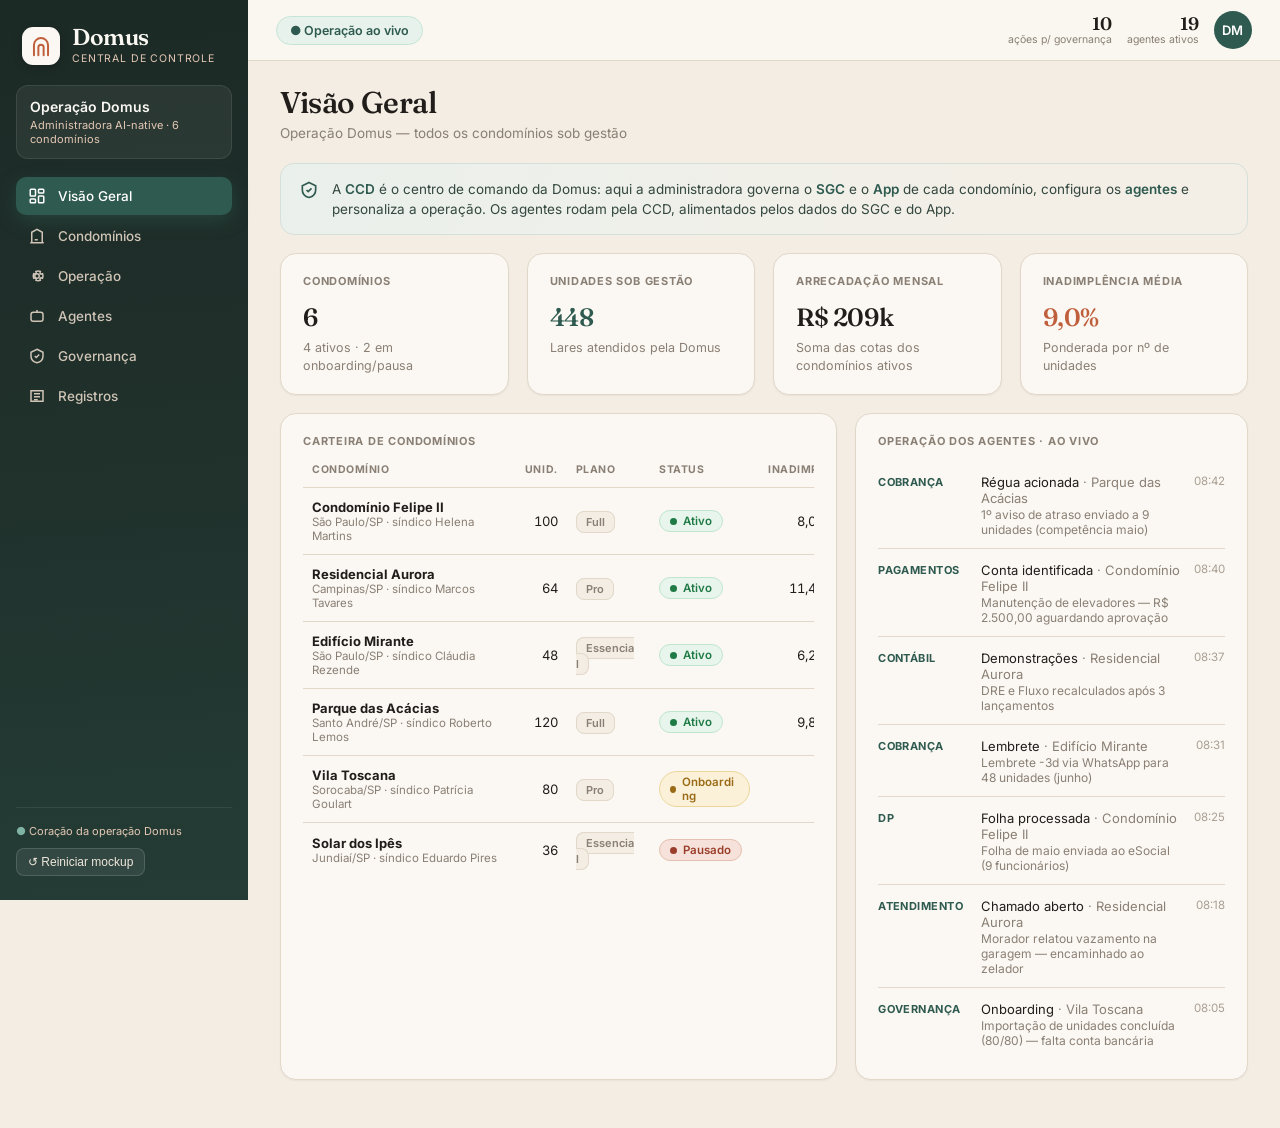
<file: CCD.html>
<!doctype html>
<html lang="pt-BR">
<head>
<meta charset="utf-8">
<meta name="viewport" content="width=device-width, initial-scale=1, viewport-fit=cover">
<meta name="apple-mobile-web-app-capable" content="yes">
<meta name="mobile-web-app-capable" content="yes">
<meta name="apple-mobile-web-app-status-bar-style" content="default">
<meta name="apple-mobile-web-app-title" content="Domus CCD">
<meta name="theme-color" content="#F3EDE3">
<link rel="apple-touch-icon" href="icon.svg">
<link rel="icon" href="icon.svg">
<link rel="manifest" href="manifest.json">
<title>Domus · Central de Controle</title>
<link rel="preconnect" href="https://fonts.googleapis.com">
<link rel="preconnect" href="https://fonts.gstatic.com" crossorigin>
<link href="https://fonts.googleapis.com/css2?family=Fraunces:opsz,wght@9..144,400;9..144,500;9..144,600;9..144,700&family=Inter:wght@400;500;600;700&display=swap" rel="stylesheet">
<link rel="stylesheet" href="sgc/app.css">
<link rel="stylesheet" href="ccd/ccd.css">
</head>
<body>
<div class="app">
  <aside class="sidebar ccd-side">
    <div class="brand"><span class="mark"><svg width="22" height="22" viewBox="0 0 100 100"><path d="M18 92 L18 46 A32 32 0 0 1 82 46 L82 92" fill="none" stroke="#C05F3C" stroke-width="9" stroke-linecap="round"/><path d="M38 92 L38 56 A12 12 0 0 1 62 56 L62 92" fill="none" stroke="#C05F3C" stroke-width="9" stroke-linecap="round"/></svg></span><div><div class="wordmark">Domus</div><div class="sub">Central de Controle</div></div></div>
    <div class="condo-chip ccd-op"><div class="nm">Operação Domus</div><div class="meta">Administradora AI-native · <span id="ccd-ncondos">0</span> condomínios</div></div>
    <nav class="nav" id="nav">
      <a data-sec="visao"><svg viewBox="0 0 24 24" fill="none" stroke-width="2"><rect x="3" y="3" width="7" height="9" rx="1"/><rect x="14" y="3" width="7" height="5" rx="1"/><rect x="14" y="12" width="7" height="9" rx="1"/><rect x="3" y="16" width="7" height="5" rx="1"/></svg> Visão Geral</a>
      <a data-sec="condos"><svg viewBox="0 0 24 24" fill="none" stroke-width="2"><path d="M3 21h18M5 21V7l7-4 7 4v14"/><path d="M9 9h.01M13 9h.01M9 13h.01M13 13h.01M9 17h4"/></svg> Condomínios</a>
      <a data-sec="operacao"><svg viewBox="0 0 24 24" fill="none" stroke-width="2"><circle cx="12" cy="12" r="3"/><path d="M19.4 15a7.97 7.97 0 0 0 .1-6l-2.1.6a6 6 0 0 0-1.5-1.5l.6-2.1a8 8 0 0 0-6 0l.6 2.1a6 6 0 0 0-1.5 1.5L7.5 9a7.97 7.97 0 0 0 .1 6l2-.7a6 6 0 0 0 1.6 1.6l-.6 2a8 8 0 0 0 5.8 0l-.6-2a6 6 0 0 0 1.6-1.6z"/></svg> Operação</a>
      <a data-sec="agentes"><svg viewBox="0 0 24 24" fill="none" stroke-width="2"><rect x="4" y="7" width="16" height="12" rx="3"/><path d="M12 7V4M9 13h.01M15 13h.01"/></svg> Agentes</a>
      <a data-sec="gov"><svg viewBox="0 0 24 24" fill="none" stroke-width="2"><path d="M12 3l8 4v5c0 5-3.5 8-8 9-4.5-1-8-4-8-9V7z"/><path d="M9 12l2 2 4-4"/></svg> Governança</a>
      <a data-sec="registros"><svg viewBox="0 0 24 24" fill="none" stroke-width="2"><path d="M4 5h16v14H4z"/><path d="M8 9h8M8 13h8M8 17h5"/></svg> Registros</a>
    </nav>
    <div class="foot"><span class="dot">●</span> Coração da operação Domus<br><button class="reset" onclick="ccdResetar()">↺ Reiniciar mockup</button></div>
  </aside>
  <div class="sb-scrim" id="sb-scrim" onclick="ccdToggleSidebar()"></div>
  <main class="main">
    <header class="topbar">
      <button class="tb-burger" onclick="ccdToggleSidebar()" aria-label="Menu"><svg viewBox="0 0 24 24"><path d="M4 6h16M4 12h16M4 18h16"></path></svg></button>
      <div class="ccd-ident"><span class="badge-op">● Operação ao vivo</span></div>
      <div class="tb-right">
        <div class="ccd-stat"><b id="ccd-stat-pend">0</b><span>ações p/ governança</span></div>
        <div class="ccd-stat"><b id="ccd-stat-ag">0</b><span>agentes ativos</span></div>
        <div class="tb-av" title="Equipe Domus">DM</div>
      </div>
    </header>
    <div class="page-head"><h1 id="pg-title">Visão Geral</h1><p id="pg-sub"></p></div>
    <div class="content" id="content"></div>
  </main>
</div>

<div class="modal-bg" id="modal-regua-ccd"><div class="modal" style="max-width:660px">
  <div class="head"><h2>Régua de cobrança · padrão Domus</h2><button class="x" onclick="fecharModal('modal-regua-ccd')">&times;</button></div>
  <div class="body"><p class="muted" style="font-size:12.5px;margin:0 0 14px">Sequência que o agente de Cobrança executa, relativa ao vencimento. As mensagens são personalizadas por morador no envio. <b>Modo de teste — nada é enviado.</b></p><div id="regua-ccd-list" class="cob-regua"></div></div>
  <div class="foot"><button type="button" class="btn primary" onclick="fecharModal('modal-regua-ccd')">Fechar</button></div>
</div></div>

<div class="modal-bg" id="modal-msg-ccd"><div class="modal" style="max-width:680px">
  <div class="head"><h2 id="msgccd-h">Mensagem</h2><button class="x" onclick="fecharModal('modal-msg-ccd')">&times;</button></div>
  <form onsubmit="return salvarMsgCcd(event)"><div class="body"><input type="hidden" id="msgccd-ord">
    <div class="field full"><label>Canais desta etapa</label>
      <div style="display:flex;gap:18px;align-items:center"><label style="display:flex;gap:6px;align-items:center;font-size:13px"><input type="checkbox" id="msgccd-eml"> E-mail</label><label style="display:flex;gap:6px;align-items:center;font-size:13px"><input type="checkbox" id="msgccd-wpp"> WhatsApp</label></div></div>
    <div class="field full" style="margin-top:12px"><label>Assunto do e-mail</label><input class="inp" id="msgccd-assunto"></div>
    <div class="field full" style="margin-top:12px"><label>Corpo do e-mail</label><textarea class="inp" id="msgccd-email" rows="9" style="resize:vertical;font-family:inherit"></textarea></div>
    <div class="field full" style="margin-top:12px"><label>Mensagem de WhatsApp</label><textarea class="inp" id="msgccd-wppmsg" rows="6" style="resize:vertical;font-family:inherit"></textarea></div>
    <div class="field full" style="margin-top:12px"><label>Variáveis (clique para inserir)</label><div id="msgccd-vars" class="cob-vars"></div></div>
  </div><div class="foot"><span class="cob-foot-test">Personalizadas por morador no envio</span><button type="button" class="btn" onclick="fecharModal('modal-msg-ccd')">Cancelar</button><button type="submit" class="btn primary">Salvar mensagem</button></div></form>
</div></div>

<div class="modal-bg" id="modal-prev-ccd"><div class="modal" style="max-width:640px">
  <div class="head"><h2 class="pv-title">Prévia</h2><button class="x" onclick="fecharModal('modal-prev-ccd')">&times;</button></div>
  <div class="body"><p class="pv-sub muted" style="font-size:12.5px;margin:0 0 14px"></p><div class="pv-body"></div></div>
  <div class="foot"><span class="cob-foot-test">🧪 Modo de teste — exemplo, nada é enviado</span><button type="button" class="btn primary" onclick="fecharModal('modal-prev-ccd')">Fechar</button></div>
</div></div>

<div class="modal-bg" id="modal-novo-condo"><div class="modal" style="max-width:620px">
  <div class="head"><h2>Novo condomínio</h2><button class="x" onclick="fecharModal('modal-novo-condo')">&times;</button></div>
  <form onsubmit="return salvarNovoCondo(event)"><div class="body">
    <div class="form-grid">
      <div class="field full"><label>Nome do condomínio</label><input class="inp" id="nc-nome" placeholder="Ex.: Residencial Primavera" required></div>
      <div class="field"><label>Cidade</label><input class="inp" id="nc-cidade" placeholder="São Paulo"></div>
      <div class="field"><label>UF</label><input class="inp" id="nc-uf" value="SP" maxlength="2"></div>
      <div class="field"><label>Nº de unidades</label><input class="inp" id="nc-unidades" type="number" value="50"></div>
      <div class="field"><label>Plano</label><select class="inp" id="nc-plano"><option>Essencial</option><option selected>Pro</option><option>Full</option></select></div>
      <div class="field full"><label>Síndico(a)</label><input class="inp" id="nc-sindico" placeholder="Nome do síndico"></div>
      <div class="field"><label>Taxa condominial (R$)</label><input class="inp" id="nc-taxa" type="number" value="600"></div>
      <div class="field"><label>Dia de vencimento</label><input class="inp" id="nc-venc" type="number" value="10"></div>
      <div class="field full"><label>Conta bancária</label><input class="inp" id="nc-conta" placeholder="Banco · Agência · Conta (pode definir depois)"></div>
    </div>
    <p class="muted" style="font-size:12px;margin:14px 0 0">Ao criar, o condomínio entra em <b>onboarding</b> com um checklist guiado. Os agentes começam desligados e são ativados na etapa final.</p>
  </div><div class="foot"><button type="button" class="btn" onclick="fecharModal('modal-novo-condo')">Cancelar</button><button type="submit" class="btn primary">Criar e iniciar onboarding</button></div></form>
</div></div>

<div class="modal-bg" id="modal-edit-condo"><div class="modal" style="max-width:640px">
  <div class="head"><h2>Editar condomínio</h2><button class="x" onclick="fecharModal('modal-edit-condo')">&times;</button></div>
  <form onsubmit="return salvarEditCondo(event)"><div class="body"><input type="hidden" id="ec-id">
    <div class="form-grid">
      <div class="field full"><label>Nome</label><input class="inp" id="ec-nome" required></div>
      <div class="field"><label>Cidade</label><input class="inp" id="ec-cidade"></div>
      <div class="field"><label>UF</label><input class="inp" id="ec-uf" maxlength="2"></div>
      <div class="field"><label>Nº de unidades</label><input class="inp" id="ec-unidades" type="number"></div>
      <div class="field"><label>Plano</label><select class="inp" id="ec-plano"><option>Essencial</option><option>Pro</option><option>Full</option></select></div>
      <div class="field"><label>Status</label><select class="inp" id="ec-status"><option value="ativo">Ativo</option><option value="onboarding">Onboarding</option><option value="pausado">Pausado</option></select></div>
      <div class="field"><label>Cliente desde</label><input class="inp" id="ec-desde"></div>
      <div class="field full"><label>Síndico(a)</label><input class="inp" id="ec-sindico"></div>
    </div>
    <h3 style="font-size:11px;font-weight:700;letter-spacing:.07em;text-transform:uppercase;color:var(--musgo);margin:18px 0 10px">Governança</h3>
    <div class="form-grid">
      <div class="field"><label>Limite s/ aprovação (R$)</label><input class="inp" id="ec-limite" type="number"></div>
      <div class="field"><label>Aprovador</label><input class="inp" id="ec-aprovador"></div>
      <div class="field"><label>Teto de reajuste (%)</label><input class="inp" id="ec-teto" type="number"></div>
    </div>
    <p class="muted" style="font-size:11.5px;margin:16px 0 0">Módulos do SGC, funcionalidades do App, parâmetros financeiros e agentes são editados nas abas da ficha.</p>
  </div><div class="foot"><button type="button" class="btn danger-link" onclick="excluirCondo()">Excluir condomínio</button><span style="flex:1"></span><button type="button" class="btn" onclick="fecharModal('modal-edit-condo')">Cancelar</button><button type="submit" class="btn primary">Salvar</button></div></form>
</div></div>

<div class="modal-bg" id="modal-morador-ccd"><div class="modal" style="max-width:520px">
  <div class="head"><h2 id="mr-h">Editar morador</h2><button class="x" onclick="fecharModal('modal-morador-ccd')">&times;</button></div>
  <form onsubmit="return salvarMoradorCcd(event)"><div class="body"><input type="hidden" id="mr-condo"><input type="hidden" id="mr-id">
    <div class="form-grid">
      <div class="field full"><label>Nome</label><input class="inp" id="mr-nome" required></div>
      <div class="field"><label>Unidade</label><input class="inp" id="mr-unidade"></div>
      <div class="field"><label>Tipo</label><select class="inp" id="mr-tipo"><option value="morador">Morador</option><option value="inquilino">Inquilino</option></select></div>
      <div class="field"><label>Telefone</label><input class="inp" id="mr-tel"></div>
      <div class="field"><label>E-mail</label><input class="inp" id="mr-email"></div>
    </div>
  </div><div class="foot"><button type="button" class="btn danger-link" id="mr-del" onclick="excluirMoradorCcd()">Excluir morador</button><span style="flex:1"></span><button type="button" class="btn" onclick="fecharModal('modal-morador-ccd')">Cancelar</button><button type="submit" class="btn primary">Salvar</button></div></form>
</div></div>

<div class="modal-bg" id="modal-func-ccd"><div class="modal" style="max-width:520px">
  <div class="head"><h2 id="fc-h">Editar funcionário</h2><button class="x" onclick="fecharModal('modal-func-ccd')">&times;</button></div>
  <form onsubmit="return salvarFuncCcd(event)"><div class="body"><input type="hidden" id="fc-condo"><input type="hidden" id="fc-id">
    <div class="form-grid">
      <div class="field full"><label>Nome</label><input class="inp" id="fc-nome" required></div>
      <div class="field"><label>Cargo</label><input class="inp" id="fc-cargo"></div>
      <div class="field"><label>Salário (R$)</label><input class="inp" id="fc-salario" type="number"></div>
    </div>
  </div><div class="foot"><button type="button" class="btn danger-link" id="fc-del" onclick="excluirFuncCcd()">Excluir funcionário</button><span style="flex:1"></span><button type="button" class="btn" onclick="fecharModal('modal-func-ccd')">Cancelar</button><button type="submit" class="btn primary">Salvar</button></div></form>
</div></div>

<div class="modal-bg" id="modal-lancar-ccd"><div class="modal" style="max-width:560px">
  <div class="head"><h2 id="lc-h">Lançar conta a pagar</h2><button class="x" onclick="fecharModal('modal-lancar-ccd')">&times;</button></div>
  <form onsubmit="return salvarLancarCcd(event)"><div class="body"><input type="hidden" id="lc-condo"><input type="hidden" id="lc-id">
    <div class="form-grid">
      <div class="field full"><label>Descrição</label><input class="inp" id="lc-desc" placeholder="Ex.: Reparo do portão da garagem" required></div>
      <div class="field"><label>Fornecedor</label><input class="inp" id="lc-forn" placeholder="Nome do fornecedor"></div>
      <div class="field"><label>Grupo</label><select class="inp" id="lc-grupo"><option>Manutenção</option><option>Utilities</option><option>Pessoal</option><option>Administradora</option><option>Impostos</option><option>Outros</option></select></div>
      <div class="field"><label>Valor (R$)</label><input class="inp" id="lc-valor" type="number" step="0.01" required></div>
      <div class="field"><label>Vencimento</label><input class="inp" id="lc-venc" type="date" value="2026-06-20"></div>
      <div class="field"><label>Status</label><select class="inp" id="lc-status"><option value="pendente">Pendente</option><option value="aprovada">Aprovada</option><option value="paga">Paga</option><option value="negada">Negada</option></select></div>
    </div>
    <p class="muted" id="lc-nota" style="font-size:12px;margin:14px 0 0">O lançamento entra como <b>pendente</b> na fila de aprovação deste condomínio.</p>
  </div><div class="foot"><button type="button" class="btn danger-link" id="lc-del" onclick="excluirLancCcd()">Excluir lançamento</button><span style="flex:1"></span><button type="button" class="btn" onclick="fecharModal('modal-lancar-ccd')">Cancelar</button><button type="submit" class="btn primary">Salvar</button></div></form>
</div></div>

<div class="modal-bg" id="modal-cota-ccd"><div class="modal" style="max-width:540px">
  <div class="head"><h2>Editar cobrança (cota)</h2><button class="x" onclick="fecharModal('modal-cota-ccd')">&times;</button></div>
  <form onsubmit="return salvarCotaCcd(event)"><div class="body"><input type="hidden" id="cq-condo"><input type="hidden" id="cq-id">
    <div class="form-grid">
      <div class="field"><label>Unidade</label><input class="inp" id="cq-unidade" readonly style="opacity:.7"></div>
      <div class="field"><label>Morador</label><input class="inp" id="cq-morador" readonly style="opacity:.7"></div>
      <div class="field"><label>Competência</label><input class="inp" id="cq-comp" placeholder="2026-06"></div>
      <div class="field"><label>Vencimento</label><input class="inp" id="cq-venc" type="date"></div>
      <div class="field"><label>Valor (R$)</label><input class="inp" id="cq-valor" type="number" step="0.01"></div>
      <div class="field"><label>Status</label><select class="inp" id="cq-status"><option value="aberto">Aberto</option><option value="vencido">Vencido</option><option value="pago">Pago</option></select></div>
    </div>
    <p class="muted" style="font-size:12px;margin:14px 0 0">Edição é correção de cadastro — o caixa só se movimenta pelo <b>Registrar pagamento</b>.</p>
  </div><div class="foot"><button type="button" class="btn danger-link" onclick="excluirCotaCcd()">Excluir cobrança</button><span style="flex:1"></span><button type="button" class="btn" onclick="fecharModal('modal-cota-ccd')">Cancelar</button><button type="submit" class="btn primary">Salvar</button></div></form>
</div></div>

<div class="modal-bg" id="modal-aviso-ccd"><div class="modal" style="max-width:600px">
  <div class="head"><h2 id="av-ccd-h">Novo aviso</h2><button class="x" onclick="fecharModal('modal-aviso-ccd')">&times;</button></div>
  <form onsubmit="return salvarAvisoCcd(event)"><div class="body"><input type="hidden" id="av-ccd-condo">
    <div class="field full" id="av-ccd-dest-wrap"><label>Enviar para</label><div id="av-ccd-condos" class="av-condos"></div></div>
    <div class="form-grid" style="margin-top:12px">
      <div class="field full"><label>Título</label><input class="inp" id="av-ccd-titulo" placeholder="Ex.: Manutenção da caixa d'água" required></div>
      <div class="field full"><label>Público</label><select class="inp" id="av-ccd-publico"><option>Todos</option><option>Moradores</option><option>Funcionários</option></select></div>
      <div class="field full"><label>Mensagem</label><textarea class="inp" id="av-ccd-msg" rows="5" style="resize:vertical;font-family:inherit" required></textarea></div>
    </div>
    <p class="muted" style="font-size:12px;margin:14px 0 0">O aviso é publicado no SGC e no App dos moradores dos condomínios selecionados.</p>
  </div><div class="foot"><button type="button" class="btn" onclick="fecharModal('modal-aviso-ccd')">Cancelar</button><button type="submit" class="btn primary">Publicar aviso</button></div></form>
</div></div>

<div class="modal-bg" id="modal-ata-ccd"><div class="modal" style="max-width:620px">
  <div class="head"><h2 id="ata-ccd-h">Registrar ata</h2><button class="x" onclick="fecharModal('modal-ata-ccd')">&times;</button></div>
  <form onsubmit="return salvarAtaCcd(event)"><div class="body"><input type="hidden" id="ata-ccd-condo"><input type="hidden" id="ata-ccd-id">
    <p class="muted" id="ata-ccd-sub" style="font-size:12.5px;margin:0 0 12px"></p>
    <div class="field full"><label>Texto da ata</label><textarea class="inp" id="ata-ccd-texto" rows="9" style="resize:vertical;font-family:inherit" placeholder="Registre as deliberações da assembleia…" required></textarea></div>
  </div><div class="foot"><button type="button" class="btn" onclick="fecharModal('modal-ata-ccd')">Cancelar</button><button type="submit" class="btn primary">Registrar e publicar</button></div></form>
</div></div>

<script src="ccd/gerencial.js"></script>
<script src="ccd/ccd.js"></script>
</body>
</html>
</file>
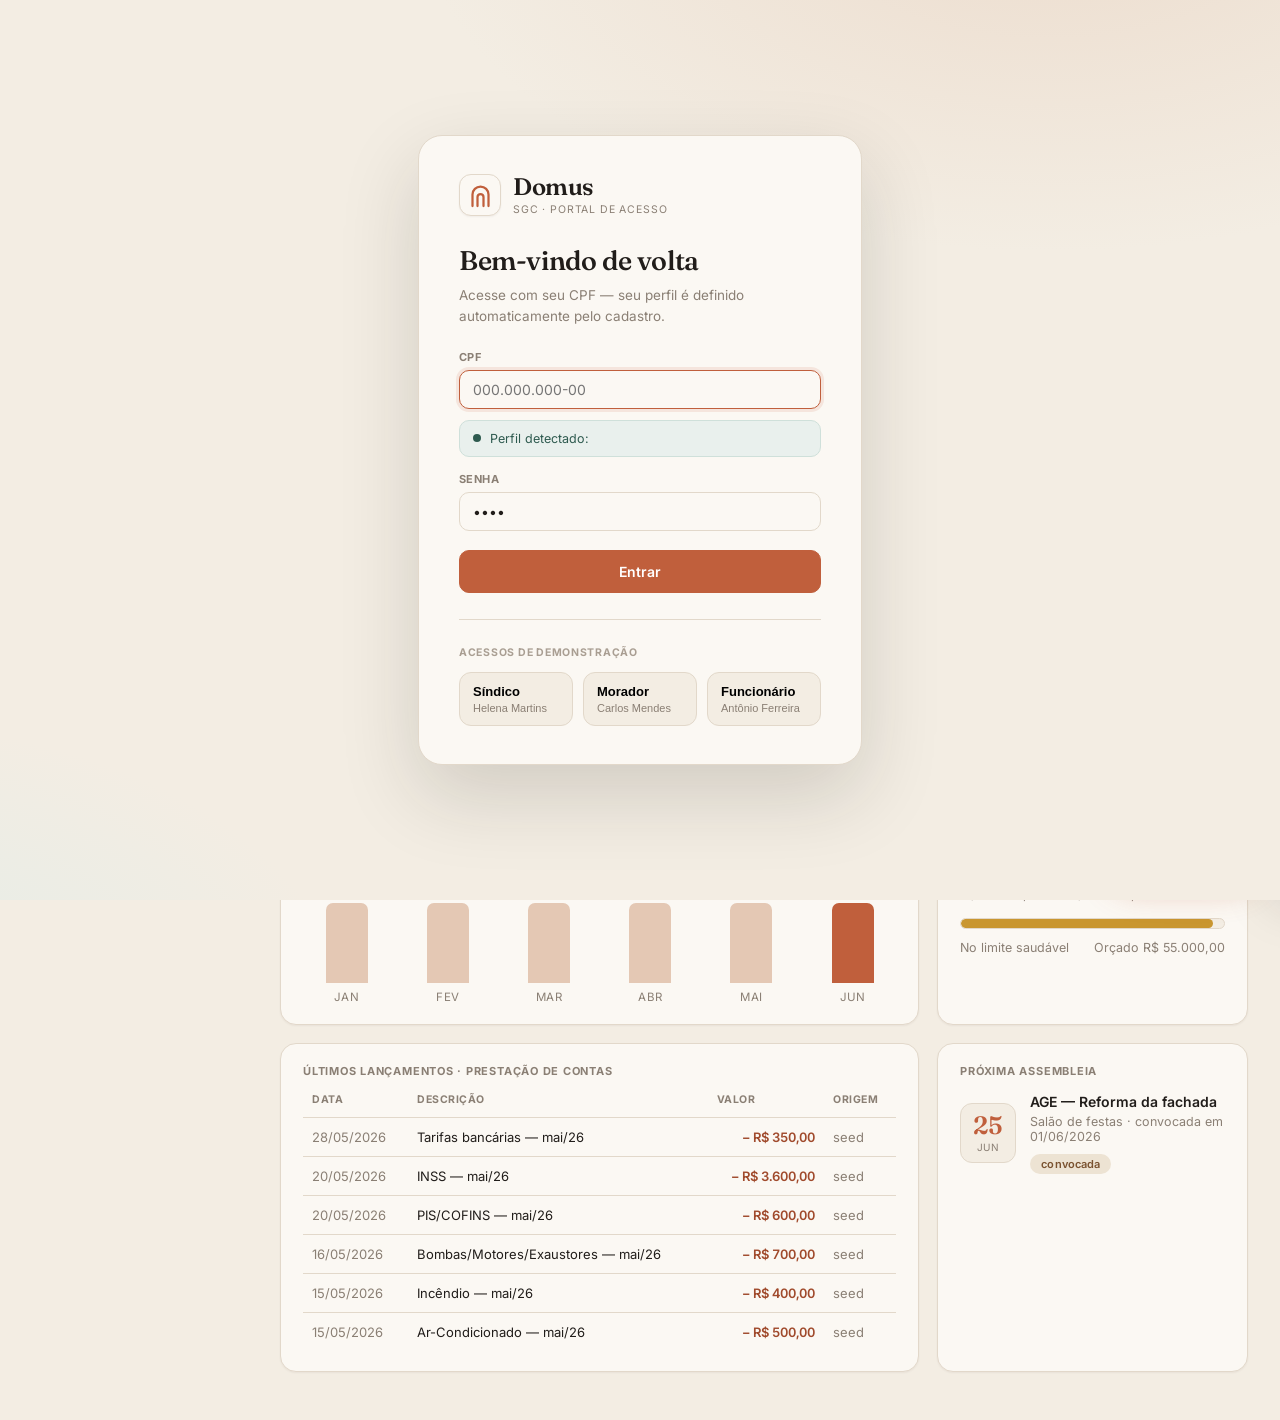
<file: Domus SGC.html>
<!doctype html>
<html lang="pt-BR">
<head>
<meta charset="utf-8">
<meta name="viewport" content="width=device-width, initial-scale=1, viewport-fit=cover">
<meta name="apple-mobile-web-app-capable" content="yes">
<meta name="mobile-web-app-capable" content="yes">
<meta name="apple-mobile-web-app-status-bar-style" content="default">
<meta name="apple-mobile-web-app-title" content="Domus SGC">
<meta name="theme-color" content="#F3EDE3">
<link rel="apple-touch-icon" href="icon.svg">
<link rel="icon" href="icon.svg">
<link rel="manifest" href="manifest.json">
<title>Domus · SGC</title>
<link rel="preconnect" href="https://fonts.googleapis.com">
<link rel="preconnect" href="https://fonts.gstatic.com" crossorigin>
<link href="https://fonts.googleapis.com/css2?family=Fraunces:opsz,wght@9..144,400;9..144,500;9..144,600;9..144,700&family=Inter:wght@400;500;600;700&display=swap" rel="stylesheet">
<link rel="stylesheet" href="sgc/app.css">
</head>
<body>

<div id="auth" class="auth">
  <div class="auth-bg"></div>

  <section class="auth-card" id="auth-login">
    <div class="auth-brand"><span class="mk"><svg class="portal" viewBox="0 0 100 100"><path d="M18 92 L18 46 A32 32 0 0 1 82 46 L82 92" stroke-width="9"></path><path d="M38 92 L38 56 A12 12 0 0 1 62 56 L62 92" stroke-width="9"></path></svg></span><div><div class="wm">Domus</div><div class="sb">SGC · Portal de acesso</div></div></div>
    <h1>Bem-vindo de volta</h1>
    <p class="auth-sub">Acesse com seu CPF — seu perfil é definido automaticamente pelo cadastro.</p>
    <form onsubmit="return authEntrar(event)" autocomplete="off">
      <div class="field"><label>CPF</label><input id="au-cpf" class="inp" placeholder="000.000.000-00" inputmode="numeric" autocomplete="off" oninput="authCpfInput(this)"></div>
      <div class="au-role" id="au-role" hidden><span class="status-dot done"></span> Perfil detectado: <b id="au-role-nm"></b></div>
      <div class="field"><label>Senha</label><input id="au-senha" class="inp" type="password" placeholder="••••••••" value="demo"></div>
      <div class="au-err" id="au-err" hidden>CPF não encontrado. Use um dos acessos de demonstração abaixo.</div>
      <button class="btn primary au-go" type="submit">Entrar</button>
    </form>
    <div class="au-demo"><span class="lbl">Acessos de demonstração</span>
      <div class="au-chips">
        <button type="button" class="au-chip" onclick="authFill('111.111.111-11')"><b>Síndico</b><span>Helena Martins</span></button>
        <button type="button" class="au-chip" onclick="authFill('222.222.222-22')"><b>Morador</b><span>Carlos Mendes</span></button>
        <button type="button" class="au-chip" onclick="authFill('333.333.333-33')"><b>Funcionário</b><span>Antônio Ferreira</span></button>
      </div>
    </div>
  </section>

  <section class="auth-card wide" id="auth-condo" hidden>
    <div class="auth-brand"><span class="mk"><svg class="portal" viewBox="0 0 100 100"><path d="M18 92 L18 46 A32 32 0 0 1 82 46 L82 92" stroke-width="9"></path><path d="M38 92 L38 56 A12 12 0 0 1 62 56 L62 92" stroke-width="9"></path></svg></span><div><div class="wm">Domus</div><div class="sb">SGC · Gestão</div></div></div>
    <div class="au-greet"><span class="av" id="au-greet-av">HM</span><div><div class="au-greet-nm" id="au-greet-nm">Helena Martins</div><div class="au-greet-role" id="au-greet-role">Síndica</div></div></div>
    <h1>Selecione o condomínio</h1>
    <p class="auth-sub">Escolha qual condomínio da sua carteira deseja analisar agora.</p>
    <div class="condo-grid" id="au-condo-grid"></div>
    <button class="btn ghost" type="button" onclick="authVoltarLogin()">&larr; Trocar usuário</button>
  </section>

  <section class="auth-card" id="auth-role" hidden>
    <div class="auth-brand"><span class="mk"><svg class="portal" viewBox="0 0 100 100"><path d="M18 92 L18 46 A32 32 0 0 1 82 46 L82 92" stroke-width="9"></path><path d="M38 92 L38 56 A12 12 0 0 1 62 56 L62 92" stroke-width="9"></path></svg></span><div><div class="wm">Domus</div><div class="sb">SGC · Portal de acesso</div></div></div>
    <div class="role-ic"><svg class="portal" viewBox="0 0 100 100"><path d="M18 92 L18 46 A32 32 0 0 1 82 46 L82 92" stroke-width="9"></path><path d="M38 92 L38 56 A12 12 0 0 1 62 56 L62 92" stroke-width="9"></path></svg></div>
    <h1 id="au-role-h">Você entrou como Morador</h1>
    <p class="auth-sub" id="au-role-p"></p>
    <div class="role-actions"><button class="btn" type="button" onclick="authVoltarLogin()">&larr; Voltar ao login</button><button class="btn primary" type="button" onclick="authDemoSindico()">Explorar o portal do gestor (demo)</button></div>
  </section>
</div>

<div class="app">
<aside class="sidebar">
    <div class="brand"><span class="mark"><svg width="22" height="22" viewBox="0 0 100 100"><path d="M18 92 L18 46 A32 32 0 0 1 82 46 L82 92" fill="none" stroke="#C05F3C" stroke-width="9" stroke-linecap="round"/><path d="M38 92 L38 56 A12 12 0 0 1 62 56 L62 92" fill="none" stroke="#C05F3C" stroke-width="9" stroke-linecap="round"/></svg></span><div><div class="wordmark">Domus</div><div class="sub">SGC · Gestão</div></div></div>
    <div class="condo-chip"><div class="nm">Condomínio Felipe II</div><div class="meta">Portal do gestor · 100 unidades</div></div>
    <nav class="nav" id="nav">
      <a data-sec="visao"><svg viewBox="0 0 24 24" fill="none" stroke-width="2"><rect x="3" y="3" width="7" height="9" rx="1"/><rect x="14" y="3" width="7" height="5" rx="1"/><rect x="14" y="12" width="7" height="9" rx="1"/><rect x="3" y="16" width="7" height="5" rx="1"/></svg> Visão Geral</a>
      <a data-sec="receber"><svg viewBox="0 0 24 24" fill="none" stroke-width="2"><path d="M12 19V5"/><path d="M5 12l7 7 7-7"/></svg> Contas a Receber</a>
      <a data-sec="pagar"><svg viewBox="0 0 24 24" fill="none" stroke-width="2"><path d="M12 5v14"/><path d="M19 12l-7-7-7 7"/></svg> Contas a Pagar</a>
      <a data-sec="resultado"><svg viewBox="0 0 24 24" fill="none" stroke-width="2"><path d="M4 4h16v16H4z"/><path d="M8 16v-4M12 16v-7M16 16v-2"/></svg> Resultado Contábil</a>
      <a data-sec="previsao"><svg viewBox="0 0 24 24" fill="none" stroke-width="2"><path d="M3 3v18h18"/><path d="M7 14l4-4 3 3 5-6"/></svg> Previsão Orçamentária</a>
      <a data-sec="dp"><svg viewBox="0 0 24 24" fill="none" stroke-width="2"><circle cx="9" cy="8" r="3.2"/><path d="M3.5 20a5.5 5.5 0 0 1 11 0"/><path d="M16 5.2a3 3 0 0 1 0 5.6"/><path d="M17.5 14.5A5.5 5.5 0 0 1 21 20"/></svg> Departamento Pessoal</a>
      <a data-sec="assembleias"><svg viewBox="0 0 24 24" fill="none" stroke-width="2"><path d="M6 2h9l5 5v15H6z"/><path d="M14 2v6h6"/><path d="M9 13h7M9 17h7"/></svg> Atas & Assembleias</a>
      <a data-sec="avisos"><svg viewBox="0 0 24 24" fill="none" stroke-width="2"><path d="M10 5a2 2 0 1 1 4 0v.4a7 7 0 0 1 4 6.3V15l1.5 2.5H4.5L6 15v-3.3a7 7 0 0 1 4-6.3z"/><path d="M9.5 21h5"/></svg> Avisos</a>
      <a data-sec="cadastro"><svg viewBox="0 0 24 24" fill="none" stroke-width="2"><path d="M4 4h16v16H4z"/><path d="M9 9h6M9 13h6M9 17h3"/></svg> Cadastro</a>
      <a data-sec="portaria"><svg viewBox="0 0 24 24" fill="none" stroke-width="2"><path d="M3 21h18M5 21V8l7-4 7 4v13"/><path d="M9 21v-6h6v6"/></svg> Portaria &amp; Reservas</a>
    </nav>
    <div class="foot"><span class="dot">●</span> Operado por agentes Domus<br><button class="reset" onclick="resetar()">↺ Reiniciar mockup</button> <button class="sair" onclick="authLogout()">⎋ Sair</button></div>
  </aside>
  <div class="sb-scrim" id="sb-scrim" onclick="toggleSidebar()"></div>
  <main class="main">
    <header class="topbar">
      <button class="tb-burger" onclick="toggleSidebar()" aria-label="Menu"><svg viewBox="0 0 24 24"><path d="M4 6h16M4 12h16M4 18h16"></path></svg></button>
      <button class="tb-switch" title="Trocar condomínio" onclick="authTrocarCondo()">Condomínio Felipe II <svg viewBox="0 0 24 24"><path d="M6 9l6 6 6-6"></path></svg></button>
      <div class="tb-search" id="tb-search"><svg viewBox="0 0 24 24"><circle cx="11" cy="11" r="7"></circle><path d="M21 21l-4.3-4.3"></path></svg><input id="tb-search-input" autocomplete="off" placeholder="Buscar unidade, morador, lançamento…" oninput="sgcSearch(this.value)" onfocus="sgcSearch(this.value)"><div class="tb-results" id="tb-results" hidden></div></div>
      <div class="tb-right">
        <button class="tb-appr" id="tb-appr" onclick="nav('pagar')"><span class="status-dot wait"></span> <span class="n">2 aprovações</span></button>
        <button class="tb-icon" title="Avisos" onclick="nav('avisos')"><svg viewBox="0 0 24 24"><path d="M10 5a2 2 0 1 1 4 0v.4a7 7 0 0 1 4 6.3V15l1.5 2.5H4.5L6 15v-3.3a7 7 0 0 1 4-6.3z"></path><path d="M9.5 21h5"></path></svg><span class="nd"></span></button>
        <span class="tb-av" id="tb-av" title="Sair da conta" onclick="authLogout()">HM</span>
      </div>
    </header>
    <div class="page-head"><h1 id="pg-title"></h1><p id="pg-sub"></p></div>
    <div class="content" id="content"></div>
  </main>
</div>

<div class="modal-bg" id="modal-pessoa"><div class="modal">
  <div class="head"><h2 id="mp-titulo">Cadastrar pessoa</h2><button class="x" onclick="fecharPessoa()">&times;</button></div>
  <form onsubmit="return salvarPessoa(event)"><div class="body"><input type="hidden" id="f-id">
    <div class="form-grid">
      <div class="field full"><label>Nome completo</label><input class="inp" id="f-nome" required></div>
      <div class="field"><label>Unidade</label><select class="inp" id="f-unidade"></select></div>
      <div class="field"><label>Tipo</label><select class="inp" id="f-tipo"><option value="morador">Morador</option><option value="inquilino">Inquilino</option><option value="visitante">Visitante</option></select></div>
      <div class="field"><label>Telefone</label><input class="inp" id="f-telefone" placeholder="+55 11 ..."></div>
      <div class="field"><label>Email</label><input class="inp" id="f-email" type="email"></div>
      <div class="field"><label>CPF</label><input class="inp" id="f-cpf" placeholder="000.000.000-00"></div>
      <div class="field"><label>Acesso (sistemas linkados)</label><select class="inp" id="f-acesso"><option>Morador</option><option>Gestor</option><option>Funcionário</option><option>Sem acesso</option></select></div>
    </div>
  </div><div class="foot"><button type="button" class="btn" onclick="fecharPessoa()">Cancelar</button><button type="submit" class="btn primary">Salvar</button></div></form>
</div></div>

<div class="modal-bg" id="modal-veiculo"><div class="modal">
  <div class="head"><h2 id="ve-titulo">Cadastrar veículo</h2><button class="x" onclick="fecharVeiculo()">&times;</button></div>
  <form onsubmit="return salvarVeiculo(event)"><div class="body"><input type="hidden" id="ve-id">
    <div class="form-grid">
      <div class="field full"><label>Dono (pessoa)</label><select class="inp" id="ve-morador" required></select></div>
      <div class="field"><label>Tipo / modelo</label><input class="inp" id="ve-modelo" placeholder="Ex.: Honda Civic" required></div>
      <div class="field"><label>Placa</label><input class="inp" id="ve-placa" placeholder="ABC1D23"></div>
      <div class="field full"><label>Vaga de garagem</label><select class="inp" id="ve-vaga"></select></div>
    </div>
  </div><div class="foot"><button type="button" class="btn" onclick="fecharVeiculo()">Cancelar</button><button type="submit" class="btn primary">Salvar</button></div></form>
</div></div>

<div class="modal-bg" id="modal-animal"><div class="modal">
  <div class="head"><h2 id="an-titulo">Cadastrar animal</h2><button class="x" onclick="fecharAnimal()">&times;</button></div>
  <form onsubmit="return salvarAnimal(event)"><div class="body"><input type="hidden" id="an-id">
    <div class="form-grid">
      <div class="field full"><label>Dono (pessoa)</label><select class="inp" id="an-morador" required></select></div>
      <div class="field full"><label>Nome do animal</label><input class="inp" id="an-nome" placeholder="Ex.: Rex" required></div>
      <div class="field"><label>Espécie</label><select class="inp" id="an-especie"><option>Cão</option><option>Gato</option><option>Ave</option><option>Outro</option></select></div>
      <div class="field"><label>Porte</label><select class="inp" id="an-porte"><option>Pequeno</option><option>Médio</option><option>Grande</option></select></div>
    </div>
  </div><div class="foot"><button type="button" class="btn" onclick="fecharAnimal()">Cancelar</button><button type="submit" class="btn primary">Salvar</button></div></form>
</div></div>

<div class="modal-bg" id="modal-convocar"><div class="modal">
  <div class="head"><h2>Convocar assembleia</h2><button class="x" onclick="fecharConvocar()">&times;</button></div>
  <form onsubmit="return salvarConvocar(event)"><div class="body">
    <div class="form-grid">
      <div class="field full"><label>Título</label><input class="inp" id="cv-titulo" placeholder="Ex.: AGE — Aprovação de obra" required></div>
      <div class="field"><label>Tipo</label><select class="inp" id="cv-tipo"><option value="ordinaria">Ordinária</option><option value="extraordinaria">Extraordinária</option></select></div>
      <div class="field"><label>Data</label><input class="inp" id="cv-data" type="date"></div>
      <div class="field full"><label>Local</label><input class="inp" id="cv-local" placeholder="Ex.: Salão de festas"></div>
      <div class="field full"><label>Pauta</label><textarea class="inp" id="cv-pauta" rows="3" placeholder="1) ...; 2) ..."></textarea></div>
    </div>
  </div><div class="foot"><button type="button" class="btn" onclick="fecharConvocar()">Cancelar</button><button type="submit" class="btn primary">Convocar e enviar aviso</button></div></form>
</div></div>

<div class="modal-bg" id="modal-aviso"><div class="modal">
  <div class="head"><h2 id="av-titulo-h">Novo aviso</h2><button class="x" onclick="fecharAviso()">&times;</button></div>
  <form onsubmit="return salvarAviso(event)"><div class="body"><input type="hidden" id="av-id">
    <div class="form-grid">
      <div class="field full"><label>Título</label><input class="inp" id="av-titulo" placeholder="Ex.: Manutenção dos elevadores" required></div>
      <div class="field full"><label>Público</label><select class="inp" id="av-publico"><option>Todos</option><option>Moradores</option><option>Funcionários</option></select></div>
      <div class="field full"><label>Mensagem</label><textarea class="inp" id="av-msg" rows="4" placeholder="Texto do comunicado…" required></textarea></div>
    </div>
  </div><div class="foot"><button type="button" class="btn" onclick="fecharAviso()">Cancelar</button><button type="submit" class="btn primary">Publicar aviso</button></div></form>
</div></div>

<div class="modal-bg" id="modal-unidade"><div class="modal">
  <div class="head"><h2 id="mu-titulo">Cadastrar unidade</h2><button class="x" onclick="fecharUnidade()">&times;</button></div>
  <form onsubmit="return salvarUnidade(event)"><div class="body"><input type="hidden" id="u-id">
    <div class="form-grid">
      <div class="field"><label>Número</label><input class="inp" id="u-num" placeholder="Ex.: 103" required></div>
      <div class="field"><label>Bloco</label><input class="inp" id="u-bloco" placeholder="Ex.: A"></div>
    </div>
  </div><div class="foot"><button type="button" class="btn" onclick="fecharUnidade()">Cancelar</button><button type="submit" class="btn primary">Salvar</button></div></form>
</div></div>

<div class="modal-bg" id="modal-regua"><div class="modal">
  <div class="head"><h2>Régua de cobrança</h2><button class="x" onclick="fecharRegua()">&times;</button></div>
  <form onsubmit="return salvarRegua(event)"><div class="body">
    <p class="muted" style="font-size:12.5px;margin:0 0 12px">Defina as etapas que o agente de Cobrança executa. "Dias" é relativo ao vencimento (negativo = antes · 0 = no vencimento · positivo = depois).</p>
    <div id="regua-rows" style="display:flex;flex-direction:column;gap:12px"></div>
    <button type="button" class="btn sm" style="margin-top:12px" onclick="addEtapaRow()">+ Adicionar etapa</button>
  </div><div class="foot"><button type="button" class="btn" onclick="fecharRegua()">Cancelar</button><button type="submit" class="btn primary">Salvar régua</button></div></form>
</div></div>

<div class="modal-bg" id="modal-banco"><div class="modal">
  <div class="head"><h2 id="bk-titulo">Adicionar conta bancária</h2><button class="x" onclick="fecharBanco()">&times;</button></div>
  <form onsubmit="return salvarBanco(event)"><div class="body"><input type="hidden" id="bk-id">
    <div class="form-grid">
      <div class="field full"><label>Banco</label><input class="inp" id="bk-banco" placeholder="Ex.: Banco do Brasil" required></div>
      <div class="field"><label>Agência</label><input class="inp" id="bk-ag" placeholder="0000-0"></div>
      <div class="field"><label>Conta</label><input class="inp" id="bk-conta" placeholder="00000-0"></div>
      <div class="field"><label>Tipo</label><select class="inp" id="bk-tipo"><option>Corrente</option><option>Poupança</option></select></div>
      <div class="field"><label>Titular</label><input class="inp" id="bk-titular" placeholder="Condomínio Felipe II"></div>
    </div>
    <p class="muted" style="font-size:12px;margin:14px 0 0">A ordem de prioridade é definida na lista (use as setas). A conta no topo é a principal para os pagamentos.</p>
  </div><div class="foot"><button type="button" class="btn" onclick="fecharBanco()">Cancelar</button><button type="submit" class="btn primary">Salvar</button></div></form>
</div></div>

<div class="modal-bg" id="modal-resumo"><div class="modal">
  <div class="head"><h2 class="rs-title">Resumo</h2><button class="x" onclick="fecharResumo()">&times;</button></div>
  <div class="body rs-body"></div>
  <div class="foot"><button type="button" class="btn primary" onclick="fecharResumo()">Fechar</button></div>
</div></div>

<div class="modal-bg" id="modal-razao"><div class="modal" style="max-width:640px">
  <div class="head"><h2 class="rz-title">Razão</h2><button class="x" onclick="fecharRazao()">&times;</button></div>
  <div class="body"><p class="rz-sub muted" style="font-size:12.5px;margin:0 0 12px"></p><div class="rz-body"></div></div>
  <div class="foot"><button type="button" class="btn primary" onclick="fecharRazao()">Fechar</button></div>
</div></div>

<button id="chat-fab" class="chat-fab" onclick="chatToggle()"><span class="av"><svg class="portal" viewBox="0 0 100 100"><path d="M18 92 L18 46 A32 32 0 0 1 82 46 L82 92" stroke-width="10"></path><path d="M38 92 L38 56 A12 12 0 0 1 62 56 L62 92" stroke-width="10"></path></svg></span><span class="lbl">Assistente</span></button>
<div id="chat-scrim" class="chat-scrim" onclick="chatToggle(false)"></div>
<aside id="chat" class="chat" aria-label="Assistente Domus">
  <header class="chat-head">
    <span class="av"><svg class="portal" viewBox="0 0 100 100"><path d="M18 92 L18 46 A32 32 0 0 1 82 46 L82 92" stroke-width="10"></path><path d="M38 92 L38 56 A12 12 0 0 1 62 56 L62 92" stroke-width="10"></path></svg></span>
    <div><b>Assistente Domus</b><div class="st"><span class="dot"></span> Agente operacional · online</div></div>
    <button class="chat-new" onclick="chatReset()" title="Nova conversa"><svg viewBox="0 0 24 24"><path d="M3 12a9 9 0 1 0 3-6.7L3 8"></path><path d="M3 3v5h5"></path></svg></button>
    <button class="chat-x" onclick="chatToggle(false)" aria-label="Fechar">&times;</button>
  </header>
  <div class="chat-body" id="chat-body"></div>
  <div class="chat-drop" id="chat-drop"><div><svg viewBox="0 0 24 24"><path d="M12 16V4"></path><path d="M7 9l5-5 5 5"></path><path d="M5 20h14"></path></svg>Solte o documento ou imagem aqui</div></div>
  <div class="chat-suggest" id="chat-suggest"></div>
  <form class="chat-composer" onsubmit="return chatSend(event)" autocomplete="off">
    <div class="chat-attach-wrap">
      <button type="button" class="chat-attach" onclick="chatAttachMenu()" title="Anexar"><svg viewBox="0 0 24 24"><path d="M21.4 11.05l-8.5 8.49a5 5 0 0 1-7.07-7.07l8.49-8.49a3.33 3.33 0 0 1 4.71 4.71l-8.5 8.49a1.67 1.67 0 0 1-2.36-2.36l7.79-7.78"></path></svg></button>
      <div class="chat-menu" id="chat-menu" hidden>
        <button type="button" onclick="chatPick('cam')"><svg viewBox="0 0 24 24"><path d="M23 19a2 2 0 0 1-2 2H3a2 2 0 0 1-2-2V8a2 2 0 0 1 2-2h4l2-3h6l2 3h4a2 2 0 0 1 2 2z"></path><circle cx="12" cy="13" r="4"></circle></svg> Tirar foto ao vivo</button>
        <button type="button" onclick="chatPick('file')"><svg viewBox="0 0 24 24"><path d="M13 2H6a2 2 0 0 0-2 2v16a2 2 0 0 0 2 2h12a2 2 0 0 0 2-2V9z"></path><path d="M13 2v7h7"></path></svg> Anexar documento</button>
      </div>
    </div>
    <input id="chat-input" placeholder="Pergunte algo ou descreva uma conta…">
    <button type="submit" class="chat-go" title="Enviar"><svg viewBox="0 0 24 24"><path d="M22 2L11 13"></path><path d="M22 2l-7 20-4-9-9-4 20-7z"></path></svg></button>
    <input type="file" id="chat-file" accept="image/*,.pdf" hidden onchange="chatFile(this)">
    <input type="file" id="chat-cam" accept="image/*" capture="environment" hidden onchange="chatFile(this)">
  </form>
</aside>

<script src="sgc/bridge.js"></script>
<script src="sgc/app.js"></script>
<script src="sgc/auth.js"></script>
<script src="sgc/chat.js"></script>
<script>
/* Só neutraliza print/open quando embarcado no app nativo (evita travar a
   WebView). No navegador (versão web) o print gera o PDF normalmente. */
(function(){
  if(!window.ReactNativeWebView) return;
  try{ window.print=function(){}; }catch(e){}
  try{ window.open=function(){ return null; }; }catch(e){}
})();
</script>
</body>
</html>
</file>
<file: sgc/app.css>
/* ============================================================
   Domus · SGC — Folha de estilo (direção "Pátio", calorosa)
   Reaproveita o engine do mockup; reveste todos os componentes.
   ============================================================ */
:root{
  --tinta:#211D1A; --terracota:#C05F3C; --terracota-esc:#A04A2C;
  --pinho:#2E5A4F; --pinho-claro:#3f7264; --argila:#E4C8B4;
  --areia:#F3EDE3; --creme:#FBF8F3; --linha:#E2D8CA;
  --musgo:#8a7f74; --musgo-claro:#a99e92; --ambar:#C9962F;
  --serif:"Fraunces",Georgia,"Times New Roman",serif;
  --sans:"Inter",-apple-system,BlinkMacSystemFont,"Segoe UI",Roboto,sans-serif;
  --sombra-sm:0 1px 2px rgba(33,29,26,.05);
  --sombra:0 1px 3px rgba(33,29,26,.05),0 10px 30px rgba(33,29,26,.06);
  --sidebar-w:248px;
}
*{box-sizing:border-box}
body{margin:0;font-family:var(--sans);background:var(--areia);color:var(--tinta);-webkit-font-smoothing:antialiased;text-rendering:optimizeLegibility;overflow-x:hidden}
a{color:inherit}

/* ---------- Shell ---------- */
.app{display:flex;min-height:100vh}
.main{flex:1;min-width:0;display:flex;flex-direction:column}

/* ---------- Sidebar ---------- */
.sidebar{width:var(--sidebar-w);flex-shrink:0;position:sticky;top:0;height:100vh;
  background:linear-gradient(176deg,#211D1A 0%,#241F1B 52%,#243f38 200%);
  color:#EFE7DC;display:flex;flex-direction:column;padding:24px 16px}
.sidebar .brand{display:flex;align-items:center;gap:12px;padding:2px 6px 20px}
.sidebar .brand .mark{width:38px;height:38px;background:var(--creme);border-radius:11px;display:grid;place-items:center;box-shadow:0 2px 8px rgba(0,0,0,.25)}
.sidebar .brand .wordmark{font-family:var(--serif);font-weight:600;font-size:23px;letter-spacing:-.5px;color:var(--creme);line-height:1}
.sidebar .brand .sub{font-size:10.5px;color:var(--argila);letter-spacing:.08em;text-transform:uppercase;margin-top:3px}
.condo-chip{background:rgba(255,255,255,.05);border:1px solid rgba(255,255,255,.09);border-radius:12px;padding:12px 13px;margin-bottom:18px}
.condo-chip .nm{font-weight:600;font-size:14px;color:var(--creme)}
.condo-chip .meta{font-size:11px;color:var(--argila);margin-top:3px}
.nav{display:flex;flex-direction:column;gap:2px}
.nav a{display:flex;align-items:center;gap:12px;padding:10px 12px;border-radius:10px;text-decoration:none;color:#CFC4B6;font-size:13.5px;font-weight:500;cursor:pointer;transition:background .15s,color .15s}
.nav a svg{width:18px;height:18px;flex-shrink:0;stroke:currentColor;fill:none;stroke-width:2}
.nav a:hover{background:rgba(255,255,255,.06);color:var(--creme)}
.nav a.active{background:var(--terracota);color:#fff;box-shadow:0 6px 18px rgba(192,95,60,.4)}
.sidebar .foot{margin-top:auto;padding-top:16px;font-size:11px;color:var(--argila);border-top:1px solid rgba(255,255,255,.08)}
.sidebar .foot .dot{color:#7FB3A3}
.sidebar .foot .reset{margin-top:10px;display:inline-flex;gap:6px;align-items:center;background:rgba(255,255,255,.07);border:1px solid rgba(255,255,255,.14);color:#EFE7DC;border-radius:8px;padding:6px 11px;font-size:12px;cursor:pointer;transition:background .15s}
.sidebar .foot .reset:hover{background:rgba(255,255,255,.16)}

/* ---------- Topbar (direção B) ---------- */
.topbar{position:sticky;top:0;z-index:20;display:flex;align-items:center;gap:16px;padding:11px 28px;background:rgba(251,248,243,.86);backdrop-filter:saturate(1.4) blur(10px);border-bottom:1px solid var(--linha)}
.tb-switch{display:inline-flex;align-items:center;gap:9px;font-family:var(--sans);font-weight:600;font-size:13.5px;color:var(--tinta);padding:8px 13px;border:1px solid var(--linha);border-radius:10px;background:var(--areia);cursor:pointer;transition:border-color .15s}
.tb-switch:hover{border-color:var(--musgo-claro)}
.tb-switch svg{width:13px;height:13px;stroke:var(--musgo);fill:none;stroke-width:2}
.tb-search{flex:1;max-width:420px;display:flex;align-items:center;gap:10px;background:var(--areia);border:1px solid var(--linha);border-radius:10px;padding:9px 14px;color:var(--musgo);font-size:13.5px;cursor:text}
.tb-search svg{width:16px;height:16px;stroke:currentColor;fill:none;stroke-width:2;flex-shrink:0}
.tb-search{position:relative}
.tb-search input{flex:1;border:none;background:transparent;font-family:var(--sans);font-size:13.5px;color:var(--tinta);outline:none;min-width:0;padding:0}
.tb-search input::placeholder{color:var(--musgo)}
.tb-results{position:absolute;top:calc(100% + 8px);left:0;right:0;background:var(--creme);border:1px solid var(--linha);border-radius:12px;box-shadow:0 18px 50px rgba(33,29,26,.18);max-height:64vh;overflow-y:auto;z-index:60;padding:6px}
.tb-results .grp{font-size:10px;font-weight:700;letter-spacing:.06em;text-transform:uppercase;color:var(--musgo);padding:9px 10px 4px}
.tb-results .item{display:flex;align-items:center;gap:10px;padding:9px 10px;border-radius:9px;cursor:pointer}
.tb-results .item:hover{background:var(--areia)}
.tb-results .item .t{font-size:13.5px;font-weight:600}
.tb-results .item .s{font-size:12px;color:var(--musgo)}
.tb-results .empty{padding:14px 10px;color:var(--musgo);font-size:13px}
.tb-right{margin-left:auto;display:flex;align-items:center;gap:11px}
.tb-appr{display:inline-flex;align-items:center;gap:8px;background:#F4DDD3;color:var(--terracota-esc);border:1px solid #e6c3b4;border-radius:999px;padding:8px 14px;font-family:var(--sans);font-size:12.5px;font-weight:600;cursor:pointer;transition:filter .15s}
.tb-appr:hover{filter:brightness(.98)}
.tb-appr[hidden]{display:none}
.tb-icon{width:38px;height:38px;border-radius:10px;border:1px solid var(--linha);background:var(--areia);display:grid;place-items:center;cursor:pointer;position:relative}
.tb-icon svg{width:17px;height:17px;stroke:var(--tinta);fill:none;stroke-width:2}
.tb-icon .nd{position:absolute;top:8px;right:9px;width:7px;height:7px;border-radius:50%;background:var(--terracota);border:1.5px solid var(--areia)}
.tb-av{width:38px;height:38px;border-radius:50%;background:var(--pinho);color:#fff;display:grid;place-items:center;font-weight:600;font-size:13px;letter-spacing:.02em}

/* ---------- Page head ---------- */
.page-head{padding:26px 32px 8px}
.page-head h1{font-family:var(--serif);font-weight:560;font-size:30px;letter-spacing:-.4px;margin:0;line-height:1.05}
.page-head p{color:var(--musgo);font-size:13.5px;margin:6px 0 0}
.content{padding:14px 32px 48px;min-width:0}

/* ---------- Grid + Card ---------- */
.grid{display:grid;grid-template-columns:repeat(12,1fr);gap:18px;margin-bottom:18px}
.grid:last-child{margin-bottom:0}
.card{background:var(--creme);border:1px solid var(--linha);border-radius:16px;padding:20px 22px;box-shadow:var(--sombra-sm);min-width:0}
/* rolagem horizontal só na tabela (não no card) — preserva o scroll vertical da página */
.tblx{overflow-x:auto;overflow-y:hidden;-webkit-overflow-scrolling:touch}
.pg-zoom{zoom:.8}
.card h3{font-size:11px;font-weight:700;letter-spacing:.07em;text-transform:uppercase;color:var(--musgo);margin:0 0 15px;display:flex;align-items:center;gap:8px}
.span-3{grid-column:span 3}.span-4{grid-column:span 4}.span-5{grid-column:span 5}.span-6{grid-column:span 6}.span-7{grid-column:span 7}.span-8{grid-column:span 8}.span-12{grid-column:span 12}

/* ---------- KPI ---------- */
.kpi .valor{font-family:var(--serif);font-size:25px;font-weight:560;line-height:1.12;letter-spacing:-.4px;white-space:nowrap}
.kpi .legenda{font-size:12.5px;color:var(--musgo);margin-top:8px;line-height:1.4}
.kpi.pinho .valor{color:var(--pinho)}
.kpi.terracota .valor{color:var(--terracota)}
.kpi.feat{background:linear-gradient(162deg,#2E5A4F,#274a41);border-color:#274a41}
.kpi.feat h3{color:#bcd3cb}
.kpi.feat .valor{color:#fff}
.kpi.feat .legenda{color:#bcd3cb}

/* ---------- Gauge / termômetro ---------- */
.gauge-track{height:11px;background:var(--areia);border-radius:999px;overflow:hidden;border:1px solid var(--linha)}
.gauge-fill{height:100%;border-radius:999px;transition:width .6s ease}
.gauge-fill.ok{background:var(--pinho)}.gauge-fill.atencao{background:var(--ambar)}.gauge-fill.estouro{background:var(--terracota)}
.nums{display:flex;justify-content:space-between;gap:10px;flex-wrap:wrap;margin-top:11px;font-size:12.5px;color:var(--musgo)}
.nums span{white-space:nowrap}

/* ---------- Bars ---------- */
.bars{display:flex;align-items:flex-end;gap:14px;height:132px;padding-top:10px}
.bar{flex:1;display:flex;flex-direction:column;align-items:center;gap:7px;height:100%;justify-content:flex-end}
.bar .col{width:100%;max-width:42px;background:var(--argila);border-radius:7px 7px 0 0;transition:height .6s ease}
.bar .col.terracota{background:var(--terracota)}.bar .col.pinho{background:var(--pinho)}
.bar .lbl{font-size:11.5px;color:var(--musgo);text-transform:uppercase;letter-spacing:.03em}
.bar .v{font-size:11px;font-weight:600;color:var(--musgo);font-variant-numeric:tabular-nums}

/* ---------- Tabelas ---------- */
table.tbl{width:100%;border-collapse:collapse;font-size:13px;table-layout:auto}
table.tbl th{text-align:left;font-size:10.5px;letter-spacing:.05em;text-transform:uppercase;color:var(--musgo);padding:0 9px 11px;border-bottom:1px solid var(--linha);font-weight:700}
table.tbl td{padding:11px 9px;border-bottom:1px solid var(--linha);vertical-align:middle;overflow-wrap:anywhere}
table.tbl tr:last-child td{border-bottom:none}
table.tbl tbody tr:hover td{background:rgba(228,200,180,.13)}
.num{text-align:right;font-variant-numeric:tabular-nums;white-space:nowrap}
.rec{color:var(--pinho);font-weight:600}.desp{color:var(--terracota-esc);font-weight:600}
.muted{color:var(--musgo)}

/* ---------- Badges ---------- */
.badge{display:inline-block;font-size:11px;font-weight:600;padding:3px 11px;border-radius:999px;white-space:nowrap;letter-spacing:.01em}
.badge.pago,.badge.ativo,.badge.realizada,.badge.aprovada{background:#E3EEEA;color:var(--pinho)}
.badge.aberto,.badge.convocada{background:#EDE3D3;color:#7a5230}
.badge.vencido,.badge.demitido,.badge.negada{background:#F4DDD3;color:var(--terracota-esc)}
.badge.pendente,.badge.em_admissao,.badge.em_demissao{background:#FBEFD2;color:#8a6d12}
.badge.morador{background:#E3EEEA;color:var(--pinho)}.badge.inquilino{background:#EDE3D3;color:#7a5230}.badge.visitante{background:#ECE6DC;color:var(--musgo)}

.chip{display:inline-block;font-size:11px;padding:3px 10px;border-radius:8px;background:var(--areia);border:1px solid var(--linha);color:var(--musgo)}

/* ---------- Botões ---------- */
.btn{display:inline-flex;align-items:center;justify-content:center;gap:7px;font-family:var(--sans);font-size:13px;font-weight:600;padding:9px 15px;border-radius:10px;border:1px solid var(--linha);background:var(--creme);color:var(--tinta);cursor:pointer;text-decoration:none;transition:all .15s}
.btn:hover{border-color:var(--terracota);color:var(--terracota)}
.btn.primary{background:var(--terracota);border-color:var(--terracota);color:#fff}
.btn.primary:hover{background:var(--terracota-esc);border-color:var(--terracota-esc);color:#fff}
.btn.pinho{background:var(--pinho);border-color:var(--pinho);color:#fff}
.btn.pinho:hover{filter:brightness(1.08);color:#fff}
.btn.sm{padding:6px 12px;font-size:12px;border-radius:9px}
.btn[disabled]{opacity:.45;cursor:not-allowed}
.lnk{color:var(--terracota);font-weight:600;cursor:pointer;text-decoration:none;font-size:12.5px}
.lnk:hover{text-decoration:underline}

/* ---------- Nota de agente (ai-note) ---------- */
.ai-note{display:flex;gap:13px;align-items:flex-start;background:linear-gradient(100deg,#EAF0EC,#F3EFE7 75%);border:1px solid #d6e0da;border-radius:14px;padding:15px 18px;font-size:13.5px;color:#33473f;margin-bottom:18px;line-height:1.5}
.ai-note .ic{flex-shrink:0;margin-top:1px}
.ai-note strong{color:var(--pinho);font-weight:600}

/* ---------- Feed de agentes ---------- */
.feed ul{list-style:none;margin:0;padding:0}
.feed li{padding:12px 0;border-bottom:1px solid var(--linha);font-size:13px;line-height:1.5}
.feed li:last-child{border-bottom:none}
.feed .ag{font-weight:700}
.feed .ag.Atendimento{color:var(--pinho)}.feed .ag.Cobranca{color:var(--terracota)}.feed .ag.Contabil{color:#7a5230}.feed .ag.Pagamentos{color:#4a6b8a}.feed .ag.DP{color:#7a5230}
.feed .ts{color:var(--musgo-claro);font-size:11px;float:right;font-variant-numeric:tabular-nums}
.feed .det{color:var(--musgo);margin-top:3px}.feed .vazio{color:var(--musgo-claro);font-style:italic}
.live-dot{display:inline-block;width:8px;height:8px;border-radius:50%;background:var(--pinho);margin-right:2px;box-shadow:0 0 0 3px rgba(46,90,79,.15);animation:pulse 1.6s infinite}
@keyframes pulse{0%,100%{opacity:1}50%{opacity:.32}}

/* ---------- Régua de cobrança ---------- */
.regua{display:flex;flex-direction:column;gap:10px}
.etapa{display:grid;grid-template-columns:86px 1fr auto;gap:14px;align-items:center;padding:13px;border:1px solid var(--linha);border-radius:12px;background:var(--areia)}
.etapa .off{font-family:var(--serif);font-weight:600;color:var(--terracota);font-size:16px;text-align:center}
.etapa .off small{display:block;font-family:var(--sans);font-size:10px;color:var(--musgo);font-weight:500}
.etapa .rot{font-weight:600;font-size:14px}.etapa .msg{font-size:12px;color:var(--musgo);margin-top:3px}

/* ---------- Details (accordions) ---------- */
details.acc{border:1px solid var(--linha);border-radius:12px;margin-bottom:8px;background:var(--areia)}
details.acc summary{padding:13px 15px;cursor:pointer;font-weight:600;font-size:14px;list-style:none;display:flex;justify-content:space-between;align-items:center;gap:10px}
details.acc summary::-webkit-details-marker{display:none}
details.acc .body{padding:2px 15px 15px;font-size:13.5px;color:#4a443e;line-height:1.6}
details.uni{border:1px solid var(--linha);border-radius:12px;margin-bottom:8px;background:var(--creme)}
details.uni>summary{list-style:none;cursor:pointer;padding:12px 15px;display:grid;grid-template-columns:20px 1.6fr 1fr 1fr 1fr;gap:12px;align-items:center;font-size:13.5px}
details.uni>summary::-webkit-details-marker{display:none}
details.uni>summary:hover{background:rgba(228,200,180,.12)}
details.uni[open]>summary{border-bottom:1px solid var(--linha)}
details.uni .arr{transition:transform .2s;color:var(--musgo)}
details.uni[open] .arr{transform:rotate(90deg)}
details.uni .body{padding:6px 15px 13px}
details.card{display:block}
details.card>summary{list-style:none;cursor:pointer;display:flex;justify-content:space-between;align-items:center;font-family:var(--serif);font-size:18px;font-weight:560}
details.card>summary::-webkit-details-marker{display:none}
details.card>summary .ct{font-family:var(--sans);font-size:12px;color:var(--musgo);font-weight:500;margin-left:8px}
details.card>summary .arr{color:var(--musgo);transition:transform .2s;font-size:13px}
details.card[open]>summary{margin-bottom:15px;border-bottom:1px solid var(--linha);padding-bottom:13px}
details.card[open]>summary .arr{transform:rotate(90deg)}

.imp-bar{display:flex;gap:8px;flex-wrap:wrap;align-items:center;margin-bottom:11px}
.flex-between{display:flex;justify-content:space-between;align-items:center;gap:12px;flex-wrap:wrap}

/* ---------- Inputs / forms ---------- */
.inp{padding:10px 13px;border:1px solid var(--linha);border-radius:10px;font-family:var(--sans);font-size:14px;background:var(--creme);color:var(--tinta);width:100%;transition:border-color .15s}
.inp:focus{outline:none;border-color:var(--terracota);box-shadow:0 0 0 3px rgba(192,95,60,.12)}
.field{display:flex;flex-direction:column;gap:6px}
.field label{font-size:11px;font-weight:700;letter-spacing:.04em;text-transform:uppercase;color:var(--musgo)}
.form-grid{display:grid;grid-template-columns:1fr 1fr;gap:14px}.form-grid .full{grid-column:span 2}
.veic-row{display:grid;grid-template-columns:1.3fr .9fr 1fr auto;gap:8px;align-items:center}

/* ---------- Modais ---------- */
.modal-bg{position:fixed;inset:0;background:rgba(33,29,26,.45);display:none;align-items:center;justify-content:center;z-index:60;padding:20px;backdrop-filter:blur(2px)}
.modal-bg.open{display:flex}
.modal{background:var(--creme);border-radius:18px;box-shadow:0 24px 70px rgba(33,29,26,.34);width:100%;max-width:560px;max-height:90vh;overflow-y:auto}
.modal .head{display:flex;justify-content:space-between;align-items:center;padding:20px 24px;border-bottom:1px solid var(--linha)}
.modal .head h2{font-family:var(--serif);font-size:21px;font-weight:560;margin:0}
.modal .head .x{background:none;border:none;font-size:24px;cursor:pointer;color:var(--musgo);line-height:1}
.modal .body{padding:22px 24px}
.modal .foot{padding:16px 24px;border-top:1px solid var(--linha);display:flex;justify-content:flex-end;gap:10px}

/* ---------- Demonstrações contábeis ---------- */
.stmt{border-collapse:collapse}
.stmt td{padding:9px 10px;border-bottom:1px solid var(--linha);font-size:13.5px}
.stmt tr.tot td{font-weight:700;border-top:2px solid var(--linha);border-bottom:none}
.stmt .grp{font-size:11px;letter-spacing:.05em;text-transform:uppercase;color:var(--musgo);font-weight:700;padding-top:16px}

/* ============================================================
   Visão Geral — peças calorosas (direção C)
   ============================================================ */
.vg-brief{display:flex;gap:15px;align-items:center;background:linear-gradient(100deg,#EAF0EC,#F3EFE7 72%);border:1px solid #d6e0da;border-radius:16px;padding:16px 20px;margin-bottom:18px}
.vg-brief .av{width:44px;height:44px;border-radius:12px;background:var(--creme);border:1px solid var(--linha);display:grid;place-items:center;flex-shrink:0}
.vg-brief .av svg{width:24px;height:24px}
.vg-brief p{margin:0;font-size:14.5px;line-height:1.5;color:#33473f}
.vg-brief p b{color:var(--pinho);font-weight:600}

.vg-needyou{display:flex;gap:20px;align-items:center;background:var(--creme);border:1px solid #e6c3b4;border-left:5px solid var(--terracota);border-radius:18px;box-shadow:var(--sombra);padding:20px 24px;margin-bottom:20px}
.vg-needyou .ic{width:54px;height:54px;border-radius:14px;background:#F7E9E1;border:1px solid #e6c3b4;display:grid;place-items:center;flex-shrink:0}
.vg-needyou .ic svg{width:30px;height:30px}
.vg-needyou .txt{flex:1;min-width:0}
.vg-needyou .eyebrow{font-size:11px;font-weight:700;letter-spacing:.08em;text-transform:uppercase;color:var(--terracota-esc);display:flex;align-items:center;gap:8px}
.vg-needyou .eyebrow .ag{color:var(--musgo);font-weight:600;letter-spacing:.04em}
.vg-needyou h2{font-family:var(--serif);font-size:20px;font-weight:560;margin:9px 0 13px;line-height:1.15}
.vg-needyou .facts{display:flex;flex-wrap:wrap;align-items:center;gap:12px 30px}
.vg-needyou .fact{display:flex;flex-direction:column;gap:3px}
.vg-needyou .fact .k{font-size:10px;font-weight:700;letter-spacing:.07em;text-transform:uppercase;color:var(--musgo)}
.vg-needyou .fact .v{font-size:14px;font-weight:600;color:var(--tinta)}
.vg-needyou .queue{align-self:center;font-size:11.5px;font-weight:600;color:var(--terracota-esc);background:#F4DDD3;border:1px solid #e6c3b4;border-radius:999px;padding:5px 12px}
.vg-needyou .act{display:flex;flex-direction:column;gap:9px;flex-shrink:0}
.vg-needyou .act .btn{padding:11px 20px;white-space:nowrap;justify-content:center}

/* ---------- Contas a Pagar: fila de aprovação ---------- */
.card h3 .r{margin-left:auto;font-weight:600;letter-spacing:0;text-transform:none;color:var(--musgo);font-size:11.5px}
.pg-queue{border-color:#e6c3b4}
.pg-queue h3{margin-bottom:16px}
.pg-appr{display:flex;gap:18px;align-items:center;background:var(--areia);border:1px solid #e6c3b4;border-left:5px solid var(--terracota);border-radius:14px;padding:16px 18px}
.pg-appr + .pg-appr{margin-top:12px}
.pg-appr .ic{width:46px;height:46px;border-radius:12px;background:#F7E9E1;border:1px solid #e6c3b4;display:grid;place-items:center;flex-shrink:0}
.pg-appr .ic svg{width:25px;height:25px}
.pg-appr .txt{flex:1;min-width:0}
.pg-appr .eyebrow{font-size:10.5px;font-weight:700;letter-spacing:.07em;text-transform:uppercase;color:var(--terracota-esc);display:flex;align-items:center;gap:7px}
.pg-appr .eyebrow .ag{color:var(--musgo);font-weight:600;letter-spacing:.03em}
.pg-appr h4{font-family:var(--serif);font-size:17px;font-weight:560;margin:7px 0 11px;line-height:1.15}
.pg-appr .facts{display:flex;flex-wrap:wrap;gap:10px 28px}
.pg-appr .fact{display:flex;flex-direction:column;gap:2px}
.pg-appr .fact .k{font-size:10px;font-weight:700;letter-spacing:.06em;text-transform:uppercase;color:var(--musgo)}
.pg-appr .fact .v{font-size:13.5px;font-weight:600;color:var(--tinta)}
.pg-appr .act{display:flex;flex-direction:column;gap:8px;flex-shrink:0}
.pg-appr .act .btn{padding:9px 18px;justify-content:center;white-space:nowrap}
.pg-clear-in{display:flex;align-items:center;gap:14px}
.pg-clear-in .ic{width:46px;height:46px;border-radius:12px;background:#E9F0ED;border:1px solid #cfe0da;display:grid;place-items:center;flex-shrink:0}
.pg-clear-in .ic svg{width:25px;height:25px}
.pg-clear-in .ic .portal path{stroke:var(--pinho)}
.pg-clear-in .t{font-weight:600;font-size:15px}
.pg-clear-in .s{font-size:13px;color:var(--musgo);margin-top:3px}
.pg-toolbar{display:flex;gap:10px;flex-wrap:wrap;align-items:center;margin-bottom:14px}
.pg-toolbar .sp{margin-left:auto;font-size:12px;color:var(--musgo)}

/* ---------- Resultado Contábil: faixa-resumo editorial ---------- */
.res-hero{display:grid;grid-template-columns:1fr 1fr 1.25fr;background:var(--creme);border:1px solid var(--linha);border-radius:16px;box-shadow:var(--sombra-sm);margin-bottom:18px;overflow:hidden}
.res-hero .it{padding:22px 26px}
.res-hero .it + .it{border-left:1px solid var(--linha)}
.res-hero .it.big{background:linear-gradient(160deg,#FBF8F3,#EFE7DC)}
.res-hero .k{font-size:11px;font-weight:600;letter-spacing:.06em;text-transform:uppercase;color:var(--musgo)}
.res-hero .v{display:block;font-family:var(--serif);font-size:32px;font-weight:560;letter-spacing:-.6px;margin-top:13px;line-height:1}
.res-hero .v.rec{color:var(--pinho)}
.res-hero .v.desp{color:var(--terracota)}
.stmt tr.tot td{font-size:14.5px}
.stmt tbody tr:hover td{background:rgba(228,200,180,.10)}

/* ---------- Contas a Receber: faixa do agente Cobrança ---------- */
.cob-band{display:flex;gap:15px;align-items:center;background:linear-gradient(100deg,#EAF0EC,#F3EFE7 72%);border:1px solid #d6e0da;border-radius:16px;padding:15px 20px;margin-bottom:18px}
.cob-band .av{width:44px;height:44px;border-radius:12px;background:var(--creme);border:1px solid var(--linha);display:grid;place-items:center;flex-shrink:0}
.cob-band .av svg{width:24px;height:24px}
.cob-band .eyebrow{font-size:10.5px;font-weight:700;letter-spacing:.08em;text-transform:uppercase;color:var(--pinho)}
.cob-band p{margin:5px 0 0;font-size:14px;line-height:1.5;color:#33473f}
.cob-band p b{color:var(--pinho);font-weight:600}
/* régua como passos conectados */
.regua .etapa{position:relative}
.regua .etapa .off{position:relative}

/* ---------- Departamento Pessoal: processos no eSocial ---------- */
.dp-proc{display:flex;gap:18px;align-items:center;background:var(--areia);border:1px solid var(--linha);border-left:5px solid var(--ambar);border-radius:14px;padding:16px 18px}
.dp-proc + .dp-proc{margin-top:12px}
.dp-proc .ic{width:46px;height:46px;border-radius:12px;background:#FBF1DA;border:1px solid #e8d8a8;display:grid;place-items:center;flex-shrink:0}
.dp-proc .ic svg{width:25px;height:25px}
.dp-proc .ic .portal path{stroke:var(--ambar)}
.dp-proc .txt{flex:1;min-width:0}
.dp-proc .eyebrow{font-size:10.5px;font-weight:700;letter-spacing:.07em;text-transform:uppercase;color:#8a6d12;display:flex;align-items:center;gap:7px}
.dp-proc .nm{font-family:var(--serif);font-size:17px;font-weight:560;margin-top:7px}
.dp-proc .meta{font-size:12.5px;color:var(--musgo);margin-top:2px}
.dp-proc .steps{display:flex;flex-wrap:wrap;gap:8px;margin-top:11px}
.dp-proc .step{font-size:11px;font-weight:600;padding:4px 11px;border-radius:999px;background:var(--creme);border:1px solid var(--linha);color:var(--musgo-claro)}
.dp-proc .step.done{background:#E3EEEA;border-color:#cfe0da;color:var(--pinho)}
.dp-proc .step.doing{background:#FBEFD2;border-color:#e8d8a8;color:#8a6d12}
.dp-proc .amt{text-align:right;flex-shrink:0}
.dp-proc .amt .k{font-size:10px;font-weight:700;letter-spacing:.06em;text-transform:uppercase;color:var(--musgo);display:block}
.dp-proc .amt .v{font-family:var(--serif);font-size:19px;font-weight:560;margin-top:4px;display:block}
.dp-admit{display:flex;flex-direction:column;gap:11px}

/* ---------- Cadastro: contas bancárias ---------- */
.bank-list{display:flex;flex-direction:column;gap:8px;margin-top:14px}
.bank-row{display:grid;grid-template-columns:30px 26px 42px 1fr auto;gap:13px;align-items:center;padding:12px 14px;border:1px solid var(--linha);border-radius:12px;background:var(--areia)}
.bank-row:first-child{border-color:#cfe0da;background:#EFF4F1}
.bank-pri{font-family:var(--serif);font-size:18px;font-weight:600;color:var(--pinho);text-align:center}
.bank-mv{display:flex;flex-direction:column;gap:3px}
.bank-ar{width:26px;height:15px;border:1px solid var(--linha);background:var(--creme);border-radius:5px;font-size:8px;cursor:pointer;color:var(--musgo);line-height:1;display:grid;place-items:center;padding:0}
.bank-ar:hover:not(:disabled){border-color:var(--terracota);color:var(--terracota)}
.bank-ar:disabled{opacity:.3;cursor:not-allowed}
.bank-ic{width:42px;height:42px;border-radius:11px;background:var(--creme);border:1px solid var(--linha);display:grid;place-items:center}
.bank-ic svg{width:21px;height:21px;stroke:var(--pinho);fill:none;stroke-width:1.7;stroke-linejoin:round}
.bank-nm{font-weight:600;font-size:14px;display:flex;align-items:center;gap:8px}
.bank-meta{font-size:12.5px;color:var(--musgo);margin-top:3px}
.bank-act{display:flex;gap:7px}

/* ---------- Mobile / embed do SGC no app do gestor ---------- */
.tb-burger{display:none;width:38px;height:38px;border-radius:10px;border:1px solid var(--linha);background:var(--areia);cursor:pointer;place-items:center;flex-shrink:0}
.tb-burger svg{width:18px;height:18px;stroke:var(--tinta);fill:none;stroke-width:2}
.sb-scrim{display:none}
@media(max-width:560px){
  .app{display:block}
  .tb-burger{display:grid}
  .sidebar{position:fixed;top:0;left:0;bottom:0;height:100vh;width:84%;max-width:300px;transform:translateX(-100%);transition:transform .28s cubic-bezier(.2,.8,.3,1);z-index:120;box-shadow:14px 0 50px rgba(0,0,0,.32)}
  .sidebar.open{transform:none}
  .sb-scrim{display:block;position:fixed;inset:0;background:rgba(33,29,26,.45);z-index:110;opacity:0;pointer-events:none;transition:opacity .25s}
  .sb-scrim.open{opacity:1;pointer-events:auto}
  .main{min-height:100vh}
  .topbar{padding:10px 13px;gap:9px}
  .tb-search{display:none}
  .tb-switch{font-size:12px;padding:7px 10px}
  .tb-right{gap:8px;margin-left:auto}
  .page-head{padding:15px 15px 4px}
  .page-head h1{font-size:22px}
  .content{padding:10px 14px 40px}
  .grid{gap:12px}
  .span-3,.span-4,.span-5,.span-6,.span-7,.span-8{grid-column:span 12}
  .res-hero{grid-template-columns:1fr}
  .res-hero .it+.it{border-left:none;border-top:1px solid var(--linha)}
  .card{overflow-x:auto}
  table.tbl{min-width:520px}
  .vg-needyou,.pg-appr,.dp-proc{flex-wrap:wrap}
  .vg-needyou .act,.pg-appr .act{flex-direction:row}
}

/* ---------- Atas & Assembleias ---------- */
.asm-hero{border-left:5px solid var(--terracota)}
.asm-top{display:flex;justify-content:space-between;align-items:center;gap:18px;flex-wrap:wrap}
.asm-hero .cal-chip .cal.big{width:72px;height:76px}
.asm-hero .cal-chip .cal.big .d{font-size:32px}
.asm-hero .cal-chip .cal.big .m{font-size:11px}
.asm-hero .cal-chip .cal.big.empty .d{color:var(--musgo-claro);font-size:30px}
.asm-hero .cal-chip .eyebrow{font-size:10.5px;font-weight:700;letter-spacing:.07em;text-transform:uppercase;color:var(--musgo);display:flex;align-items:center;gap:8px;margin-bottom:8px}
.asm-hero .cal-chip .ttl{font-family:var(--serif);font-size:22px;font-weight:560;line-height:1.12}
.asm-hero .cal-chip .meta{font-size:13px;color:var(--musgo);margin-top:5px}
.asm-pauta{margin-top:18px;padding-top:16px;border-top:1px solid var(--linha)}
.asm-pauta .k{font-size:10.5px;font-weight:700;letter-spacing:.06em;text-transform:uppercase;color:var(--musgo)}
.asm-pauta p{margin:7px 0 0;font-size:14px;line-height:1.55;color:#4a443e}
.asm-prazo{display:flex;align-items:center;gap:9px;margin-top:14px;background:#FBEFD2;border:1px solid #e8d8a8;border-radius:11px;padding:11px 14px;font-size:13px;color:#7a5d12}
.asm-prazo svg{flex-shrink:0}
.asm-prazo b{font-weight:600}
.asm-doc{display:inline-flex;align-items:center;gap:8px;font-weight:600}

/* ---------- Cadastro: headers ricos + importação destacada ---------- */
details.card>summary>span:first-child{display:flex;align-items:baseline;gap:11px}
details.card>summary>span:first-child::before{content:"";align-self:center;width:9px;height:9px;border-radius:3px;background:var(--terracota);flex-shrink:0}
.imp-bar{background:var(--areia);border:1px solid var(--linha);border-radius:12px;padding:14px 14px 12px;position:relative;margin-top:4px}
.imp-bar::before{content:"Importação em massa (CSV)";position:absolute;top:-8px;left:14px;background:var(--creme);padding:0 8px;font-size:9.5px;font-weight:700;letter-spacing:.06em;text-transform:uppercase;color:var(--musgo)}

/* ---------- Avisos ---------- */
.aviso-card{display:flex;flex-direction:column}
.aviso-top{display:flex;align-items:center;justify-content:space-between;margin-bottom:13px}
.aviso-ic{width:38px;height:38px;border-radius:11px;background:#F7E9E1;border:1px solid #eaddcf;display:grid;place-items:center}
.aviso-ic svg{width:19px;height:19px}
.aviso-ttl{font-family:var(--serif);font-size:17px;font-weight:560;line-height:1.2}
.aviso-date{font-size:12px;color:var(--musgo);margin-top:5px}
.aviso-msg{font-size:13.5px;line-height:1.55;color:#4a443e;margin:12px 0 14px;flex:1}
.aviso-foot{border-top:1px solid var(--linha);padding-top:12px}
.aviso-deliv{display:flex;align-items:center;gap:8px;font-size:11.5px;color:var(--pinho);font-weight:500}
.aviso-deliv .portal{width:16px;height:16px;flex-shrink:0}
.aviso-deliv .portal path{stroke:var(--pinho)}
.aviso-actions{display:flex;gap:8px;margin-top:13px}

/* ---------- Toast do agente ---------- */
.toast-host{position:fixed;right:22px;bottom:22px;z-index:90;display:flex;flex-direction:column;gap:10px;pointer-events:none}
.toast{display:flex;gap:12px;align-items:center;background:var(--tinta);color:#EFE7DC;border-radius:13px;padding:13px 16px;box-shadow:0 14px 40px rgba(33,29,26,.36);min-width:280px;max-width:370px;transform:translateY(14px) scale(.98);opacity:0;transition:transform .32s cubic-bezier(.2,.8,.3,1),opacity .32s}
.toast.in{transform:translateY(0) scale(1);opacity:1}
.toast .ic{width:34px;height:34px;border-radius:9px;background:rgba(255,255,255,.08);display:grid;place-items:center;flex-shrink:0}
.toast .ic .portal{width:19px;height:19px}
.toast .ic .portal path{stroke:var(--argila)}
.toast .hd{font-size:11px;color:var(--argila);letter-spacing:.02em}
.toast .hd b{color:#fff;font-weight:600}
.toast .ac{font-size:13.5px;font-weight:500;margin-top:2px;color:#FBF8F3}

/* ---------- Microinterações ---------- */
.btn:active{transform:translateY(1px)}
.tb-appr:active,.tb-icon:active,.lnk:active{transform:translateY(1px)}
.card{transition:box-shadow .2s,border-color .2s}
details.uni>summary,details.acc summary,details.card>summary{transition:background .15s}
@media (prefers-reduced-motion: reduce){
  .toast{transition:opacity .2s;transform:none}
  .btn:active,.tb-appr:active,.tb-icon:active{transform:none}
}

/* ============================================================
   Login + seleção de condomínio (camada de entrada)
   ============================================================ */
.auth{position:fixed;inset:0;z-index:200;display:flex;align-items:center;justify-content:center;padding:28px;background:var(--areia);overflow:auto}
.auth[hidden]{display:none}
.auth-bg{position:absolute;inset:0;background:radial-gradient(1100px 620px at 82% -12%, #ecdccd 0%, transparent 58%),radial-gradient(900px 520px at -12% 112%, #e3ede8 0%, transparent 55%);pointer-events:none}
.auth-card{position:relative;background:var(--creme);border:1px solid var(--linha);border-radius:24px;box-shadow:0 30px 80px rgba(33,29,26,.16);width:100%;max-width:444px;padding:38px 40px;animation:authIn .4s cubic-bezier(.2,.8,.3,1)}
.auth-card.wide{max-width:700px}
@keyframes authIn{from{opacity:0;transform:translateY(12px)}to{opacity:1;transform:none}}
.auth-brand{display:flex;align-items:center;gap:12px;margin-bottom:28px}
.auth-brand .mk{width:42px;height:42px;background:var(--creme);border:1px solid var(--linha);border-radius:12px;display:grid;place-items:center;box-shadow:var(--sombra-sm)}
.auth-brand .mk svg{width:25px;height:25px}
.auth-brand .wm{font-family:var(--serif);font-size:24px;font-weight:600;letter-spacing:-.5px;line-height:1}
.auth-brand .sb{font-size:10.5px;color:var(--musgo);letter-spacing:.08em;text-transform:uppercase;margin-top:4px}
.auth-card h1{font-family:var(--serif);font-size:27px;font-weight:560;letter-spacing:-.4px;margin:0}
.auth-sub{font-size:13.5px;color:var(--musgo);line-height:1.5;margin:8px 0 24px}
.auth-card form{display:flex;flex-direction:column;gap:15px}
.au-role{display:flex;align-items:center;gap:9px;font-size:12.5px;color:var(--pinho);background:#E9F0ED;border:1px solid #cfe0da;border-radius:10px;padding:10px 13px;margin-top:-4px}
.au-role b{color:var(--pinho);font-weight:600}
.au-err{font-size:12.5px;color:var(--terracota-esc);background:#F4DDD3;border:1px solid #e6c3b4;border-radius:10px;padding:10px 13px}
.au-go{padding:12px;font-size:14px;margin-top:4px}
.au-demo{margin-top:26px;border-top:1px solid var(--linha);padding-top:20px}
.au-demo .lbl{font-size:10.5px;font-weight:700;letter-spacing:.07em;text-transform:uppercase;color:var(--musgo-claro)}
.au-chips{display:flex;gap:10px;margin-top:12px}
.au-chip{flex:1;display:flex;flex-direction:column;gap:3px;align-items:flex-start;background:var(--areia);border:1px solid var(--linha);border-radius:12px;padding:11px 13px;cursor:pointer;text-align:left;transition:border-color .15s,background .15s}
.au-chip:hover{border-color:var(--terracota);background:#fff}
.au-chip b{font-size:13px;font-weight:600}
.au-chip span{font-size:11px;color:var(--musgo)}

.au-greet{display:flex;align-items:center;gap:12px;margin-bottom:24px}
.au-greet .av{width:46px;height:46px;border-radius:50%;background:var(--pinho);color:#fff;display:grid;place-items:center;font-weight:600;font-size:14px;flex-shrink:0}
.au-greet-nm{font-weight:600;font-size:15px}
.au-greet-role{font-size:12.5px;color:var(--musgo);margin-top:2px}
.condo-grid{display:grid;grid-template-columns:1fr 1fr;gap:14px;margin:4px 0 22px}
.condo-opt{text-align:left;background:var(--creme);border:1px solid var(--linha);border-radius:16px;padding:18px;cursor:pointer;transition:border-color .15s,box-shadow .15s,transform .12s;position:relative;font-family:var(--sans)}
.condo-opt:hover{border-color:var(--terracota);box-shadow:var(--sombra);transform:translateY(-2px)}
.condo-opt:disabled{opacity:.62;cursor:not-allowed}
.condo-opt:disabled:hover{border-color:var(--linha);box-shadow:none;transform:none}
.condo-opt .ic{width:40px;height:40px;border-radius:11px;background:var(--areia);border:1px solid var(--linha);display:grid;place-items:center;margin-bottom:13px}
.condo-opt .ic svg{width:21px;height:21px}
.condo-opt .nm{font-family:var(--serif);font-size:17px;font-weight:560;line-height:1.15}
.condo-opt .meta{font-size:12.5px;color:var(--musgo);margin-top:6px}
.condo-opt .tag{display:inline-block;margin-top:14px}
.condo-opt .go{margin-top:14px;font-size:12.5px;font-weight:600;color:var(--terracota);display:flex;align-items:center;gap:5px}

.role-ic{width:62px;height:62px;border-radius:16px;background:var(--areia);border:1px solid var(--linha);display:grid;place-items:center;margin-bottom:18px}
.role-ic svg{width:32px;height:32px}
.role-actions{display:flex;gap:10px;margin-top:24px;flex-wrap:wrap}

.foot .sair{margin-top:10px;display:inline-flex;gap:6px;align-items:center;background:rgba(255,255,255,.07);border:1px solid rgba(255,255,255,.14);color:#EFE7DC;border-radius:8px;padding:6px 11px;font-size:12px;cursor:pointer;transition:background .15s}
.foot .sair:hover{background:rgba(255,255,255,.16)}
@media(max-width:600px){.au-chips{flex-direction:column}.condo-grid{grid-template-columns:1fr}}

/* ============================================================
   Assistente ao vivo (chat operacional do gestor)
   ============================================================ */
.chat-fab{position:fixed;right:24px;bottom:24px;z-index:80;display:inline-flex;align-items:center;gap:10px;background:var(--terracota);color:#fff;border:none;border-radius:999px;padding:12px 20px 12px 13px;font-family:var(--sans);font-size:14px;font-weight:600;cursor:pointer;box-shadow:0 12px 32px rgba(192,95,60,.42);transition:transform .15s,box-shadow .2s}
.chat-fab:hover{transform:translateY(-2px);box-shadow:0 16px 40px rgba(192,95,60,.5)}
.chat-fab .av{width:30px;height:30px;border-radius:50%;background:rgba(255,255,255,.16);display:grid;place-items:center}
.chat-fab .av svg{width:18px;height:18px}.chat-fab .av .portal path{stroke:#fff}
.chat-fab.hide{opacity:0;pointer-events:none;transform:translateY(8px)}

.chat-scrim{position:fixed;inset:0;z-index:110;background:rgba(33,29,26,.32);opacity:0;pointer-events:none;transition:opacity .3s}
.chat-scrim.open{opacity:1;pointer-events:auto}
.chat{position:fixed;top:0;right:0;bottom:0;width:424px;max-width:94vw;z-index:120;background:var(--areia);border-left:1px solid var(--linha);box-shadow:-14px 0 50px rgba(33,29,26,.18);display:flex;flex-direction:column;transform:translateX(102%);transition:transform .34s cubic-bezier(.2,.8,.3,1)}
.chat.open{transform:none}
.chat-head{display:flex;align-items:center;gap:12px;padding:16px 18px;background:linear-gradient(155deg,#211D1A,#243f38 260%);color:#EFE7DC}
.chat-head .av{width:40px;height:40px;border-radius:11px;background:rgba(255,255,255,.1);display:grid;place-items:center;flex-shrink:0}
.chat-head .av svg{width:22px;height:22px}.chat-head .av .portal path{stroke:var(--argila)}
.chat-head b{font-family:var(--serif);font-size:15px;font-weight:600;color:#fff}
.chat-head .st{font-size:11px;color:var(--argila);display:flex;align-items:center;gap:6px;margin-top:3px}
.chat-head .st .dot{width:7px;height:7px;border-radius:50%;background:#7FB3A3;box-shadow:0 0 0 3px rgba(127,179,163,.2);animation:pulse 2s infinite}
.chat-x{margin-left:auto;background:rgba(255,255,255,.1);border:none;color:#EFE7DC;width:32px;height:32px;border-radius:9px;font-size:20px;cursor:pointer;line-height:1}
.chat-x:hover{background:rgba(255,255,255,.2)}

.chat-body{flex:1;overflow-y:auto;padding:20px 18px;display:flex;flex-direction:column;gap:14px}
.msg{display:flex;gap:10px;max-width:92%}
.msg .av{width:30px;height:30px;border-radius:9px;background:var(--creme);border:1px solid var(--linha);display:grid;place-items:center;flex-shrink:0}
.msg .av svg{width:17px;height:17px}
.msg .bubble{background:var(--creme);border:1px solid var(--linha);border-radius:4px 14px 14px 14px;padding:11px 14px;font-size:13.5px;line-height:1.5;color:var(--tinta)}
.msg.user{align-self:flex-end;flex-direction:row-reverse}
.msg.user .bubble{background:var(--tinta);color:#F3EDE3;border-color:var(--tinta);border-radius:14px 4px 14px 14px}
.msg .bubble b{font-weight:600}
.chat-card{background:var(--areia);border:1px solid var(--linha);border-radius:12px;padding:13px;margin-top:10px}
.chat-card .ttl{font-weight:600;font-size:12.5px;margin-bottom:9px;display:flex;align-items:center;gap:7px}
.chat-card .ttl .portal{width:16px;height:16px;flex-shrink:0}
.chat-card .kv{display:flex;justify-content:space-between;gap:14px;font-size:12.5px;padding:5px 0;border-bottom:1px solid var(--linha)}
.chat-card .kv:last-of-type{border-bottom:none}
.chat-card .kv .k{color:var(--musgo)}
.chat-card .kv .v{font-weight:600;text-align:right;white-space:nowrap}
.chat-actions{display:flex;gap:8px;flex-wrap:wrap;margin-top:11px}
.typing{display:flex;gap:5px;padding:3px 2px}
.typing i{width:7px;height:7px;border-radius:50%;background:var(--musgo-claro);animation:typingdot 1.2s infinite}
.typing i:nth-child(2){animation-delay:.18s}.typing i:nth-child(3){animation-delay:.36s}
@keyframes typingdot{0%,60%,100%{opacity:.3;transform:translateY(0)}30%{opacity:1;transform:translateY(-3px)}}
.chat-suggest{display:flex;gap:8px;flex-wrap:wrap;padding:10px 16px 0}
.chat-chip{background:var(--creme);border:1px solid var(--linha);border-radius:999px;padding:7px 13px;font-size:12px;font-weight:500;color:var(--tinta);cursor:pointer;transition:border-color .15s,color .15s}
.chat-chip:hover{border-color:var(--terracota);color:var(--terracota)}
.chat-composer{display:flex;align-items:center;gap:8px;padding:14px 16px;border-top:1px solid var(--linha);background:var(--creme)}
.chat-attach,.chat-go{width:40px;height:40px;border-radius:10px;border:1px solid var(--linha);background:var(--areia);display:grid;place-items:center;cursor:pointer;flex-shrink:0;transition:border-color .15s}
.chat-attach svg,.chat-go svg{width:18px;height:18px;stroke:var(--tinta);fill:none;stroke-width:2;stroke-linecap:round;stroke-linejoin:round}
.chat-attach:hover{border-color:var(--terracota)}
.chat-go{background:var(--terracota);border-color:var(--terracota)}.chat-go svg{stroke:#fff}
#chat-input{flex:1;border:1px solid var(--linha);border-radius:10px;padding:11px 13px;font-family:var(--sans);font-size:13.5px;background:var(--areia);color:var(--tinta);min-width:0}
#chat-input:focus{outline:none;border-color:var(--terracota)}
@media (prefers-reduced-motion: reduce){.chat{transition:none}.chat-fab{transition:none}}
@media(max-width:560px){.chat{width:100%}.chat-fab .lbl{display:none}}

/* anexo: menu foto/arquivo */
.chat-attach-wrap{position:relative;flex-shrink:0}
.chat-menu{position:absolute;bottom:48px;left:0;background:var(--creme);border:1px solid var(--linha);border-radius:12px;box-shadow:var(--sombra);padding:6px;display:flex;flex-direction:column;gap:2px;width:180px;z-index:5}
.chat-menu[hidden]{display:none}
.chat-menu button{display:flex;align-items:center;gap:9px;background:none;border:none;border-radius:8px;padding:9px 11px;font-family:var(--sans);font-size:13px;color:var(--tinta);cursor:pointer;text-align:left}
.chat-menu button:hover{background:var(--areia)}
.chat-menu button svg{width:17px;height:17px;stroke:var(--terracota);fill:none;stroke-width:2}
.chat-new{background:rgba(255,255,255,.1);border:none;color:#EFE7DC;width:32px;height:32px;border-radius:9px;cursor:pointer;display:grid;place-items:center;margin-left:8px}
.chat-new svg{width:16px;height:16px;stroke:currentColor;fill:none;stroke-width:2}
.chat-new:hover{background:rgba(255,255,255,.2)}

/* arrastar documento */
.chat-drop{position:absolute;inset:0;z-index:8;background:rgba(243,237,227,.94);border:2px dashed var(--terracota);border-radius:14px;margin:10px;display:flex;align-items:center;justify-content:center;text-align:center;color:var(--terracota-esc);font-weight:600;font-size:14px;pointer-events:none;opacity:0;transition:opacity .15s}
.chat.drag .chat-drop{opacity:1}
.chat-drop svg{width:34px;height:34px;stroke:var(--terracota);fill:none;stroke-width:1.8;display:block;margin:0 auto 12px}

.vg-h{font-family:var(--serif);font-size:21px;font-weight:560;margin:6px 0 4px}
.vg-sub{font-size:13px;color:var(--musgo);margin:0 0 16px}
.vg-agents{display:grid;grid-template-columns:repeat(4,1fr);gap:16px;margin-bottom:20px}
.vg-acard{background:var(--creme);border:1px solid var(--linha);border-radius:14px;padding:17px 18px;box-shadow:var(--sombra-sm)}
.vg-acard.wait{border-color:#e6c3b4}
.vg-acard .top{display:flex;align-items:center;gap:11px;margin-bottom:12px}
.vg-acard .av{width:40px;height:40px;border-radius:12px;background:var(--areia);border:1px solid var(--linha);display:grid;place-items:center;flex-shrink:0}
.vg-acard .av svg{width:21px;height:21px}
.vg-acard .nm{font-weight:600;font-size:14px}
.vg-acard .st{font-size:11px;color:var(--musgo);margin-top:2px;display:flex;align-items:center;gap:6px}
.vg-acard .bd{font-size:13px;color:#56504a;line-height:1.5}
.vg-acard .bd b{color:var(--tinta);font-weight:600}
.vg-acard .mini{margin-top:12px}

.status-dot{width:8px;height:8px;border-radius:50%;flex-shrink:0;display:inline-block}
.status-dot.done{background:var(--pinho)}
.status-dot.work{background:var(--ambar);box-shadow:0 0 0 3px rgba(201,150,47,.18);animation:pulse 1.6s infinite}
.status-dot.wait{background:var(--terracota);box-shadow:0 0 0 3px rgba(192,95,60,.18)}

.portal path{stroke:var(--terracota);fill:none;stroke-linecap:round}

/* calendário (próxima assembleia) */
.cal-chip{display:flex;gap:14px;align-items:center}
.cal-chip .cal{width:56px;height:60px;border:1px solid var(--linha);border-radius:12px;background:var(--areia);display:flex;flex-direction:column;align-items:center;justify-content:center;flex-shrink:0}
.cal-chip .cal .d{font-family:var(--serif);font-size:25px;font-weight:600;color:var(--terracota);line-height:1}
.cal-chip .cal .m{font-size:10px;text-transform:uppercase;letter-spacing:.08em;color:var(--musgo);margin-top:3px}
.cal-chip .t{font-weight:600;font-size:14px}.cal-chip .s{font-size:12.5px;color:var(--musgo);margin-top:4px}

/* ---------- Scrollbar ---------- */
::-webkit-scrollbar{width:11px;height:11px}
::-webkit-scrollbar-thumb{background:rgba(33,29,26,.15);border-radius:999px;border:3px solid transparent;background-clip:content-box}
::-webkit-scrollbar-thumb:hover{background:rgba(33,29,26,.26);background-clip:content-box}

/* ---------- Impressão ---------- */
.print-only{display:none}
@media print{
 *{-webkit-print-color-adjust:exact!important;print-color-adjust:exact!important}
 .sidebar,.topbar,.no-print,.page-head{display:none!important}
 .app,.main{display:block}
 .content{padding:0}
 body{background:#fff}
 .print-only{display:block;margin:0 0 18px}
 .card{box-shadow:none;border:1px solid #ccc;break-inside:avoid}
 .bars{break-inside:avoid}
}
@media(max-width:1100px){
 .vg-agents{grid-template-columns:repeat(2,1fr)}
 .span-3{grid-column:span 6}.span-4,.span-5,.span-7,.span-8{grid-column:span 12}.span-6{grid-column:span 12}
}

/* ===== Agente de Cobrança ===== */
.cob-banner{display:flex;gap:12px;align-items:flex-start;background:#FBF3D9;border:1px solid #E6D08A;color:#6B5414;border-radius:14px;padding:14px 16px;margin:0 0 18px;font-size:13.5px;line-height:1.5}
.cob-banner .ic{font-size:20px;line-height:1}
.cob-banner u{text-underline-offset:2px}
.cob-ch{font-size:11px;font-weight:600;border:1px solid var(--linha);background:#fff}
.cob-ch.wpp{background:#E7F5EC;border-color:#bfe6cd;color:#1f7a45}
.cob-ch.eml{background:#EAF1FB;border-color:#cdddf5;color:#2f5fa6}
.cob-ch.crt{background:#F3EEE6;border-color:#e0d6c6;color:#7a6a52}
.cob-regua{display:flex;flex-direction:column;gap:10px;margin-top:12px}
.cob-etapa{display:flex;align-items:center;gap:14px;border:1px solid var(--linha);border-radius:12px;padding:11px 14px;background:var(--areia)}
.cob-etapa.off{opacity:.55}
.cob-etapa .off{flex:0 0 64px;text-align:center;background:var(--creme);border:1px solid var(--linha);border-radius:10px;padding:6px 4px;display:flex;flex-direction:column;line-height:1.1}
.cob-etapa .off span{font-family:var(--serif);font-size:17px;font-weight:600;color:var(--terracota)}
.cob-etapa .off small{font-size:9.5px;color:var(--musgo)}
.cob-etapa .bd{flex:1;min-width:0}
.cob-etapa .rot{font-weight:600;display:flex;gap:6px;align-items:center;flex-wrap:wrap}
.cob-etapa .meta{font-size:12px;color:var(--musgo);margin-top:3px}
.cob-etapa .ac{flex:0 0 auto}
.cob-mail{border:1px solid var(--linha);border-radius:12px;overflow:hidden;margin-bottom:14px;background:#fff}
.cob-mail .hd{background:var(--areia);padding:12px 14px;border-bottom:1px solid var(--linha);font-size:12.5px;color:var(--tinta)}
.cob-mail .hd .ch{display:inline-block;font-size:10.5px;font-weight:700;letter-spacing:.04em;text-transform:uppercase;color:#2f5fa6;background:#EAF1FB;border:1px solid #cdddf5;border-radius:6px;padding:1px 7px;margin-bottom:8px}
.cob-mail .hd .ln{margin-top:2px}
.cob-mail .hd .assunto{margin-top:6px;font-size:13.5px;color:var(--tinta)}
.cob-mail .bd{padding:16px 16px;font-size:13.5px;line-height:1.6;color:var(--tinta);white-space:normal}
.cob-wpp{margin-bottom:14px}
.cob-wpp .hd{font-size:12.5px;color:var(--musgo);margin-bottom:6px;display:flex;gap:8px;align-items:center}
.cob-wpp .hd .ch{font-size:10.5px;font-weight:700;letter-spacing:.04em;text-transform:uppercase;color:#1f7a45;background:#E7F5EC;border:1px solid #bfe6cd;border-radius:6px;padding:1px 7px}
.cob-wpp .bubble{background:#DCF8C6;border:1px solid #c4ecab;border-radius:14px;border-top-left-radius:4px;padding:12px 14px;font-size:13.5px;line-height:1.55;color:#15351f;max-width:92%}
.cob-foot-test{margin-right:auto;font-size:12px;color:var(--musgo);align-self:center}
.cob-vars{display:flex;flex-wrap:wrap;gap:6px}
.cob-vars .chip{cursor:pointer;font-size:11.5px;font-family:var(--mono,monospace);border:1px dashed var(--linha);background:var(--areia)}
.cob-vars .chip:hover{background:var(--creme);border-color:var(--terracota)}
.cob-toast{position:fixed;left:50%;bottom:28px;transform:translateX(-50%) translateY(14px);background:var(--tinta,#2b2723);color:#fff;padding:12px 20px;border-radius:12px;font-size:13.5px;box-shadow:0 12px 34px rgba(33,29,26,.34);opacity:0;pointer-events:none;transition:opacity .22s,transform .22s;z-index:90}
.cob-toast.show{opacity:1;transform:translateX(-50%) translateY(0)}
</file>
<file: ccd/ccd.css>
/* ============================================================
   Domus · Central de Controle (CCD) — estilos específicos.
   Reaproveita os tokens e componentes do SGC (sgc/app.css).
   ============================================================ */

/* sidebar com leve acento de "sala de controle" */
.ccd-side{background:linear-gradient(176deg,#1C2A26 0%,#20302B 48%,#2E5A4F 230%)}
.ccd-side .nav a.active{background:var(--pinho);box-shadow:0 6px 18px rgba(46,90,79,.45)}
.condo-chip.ccd-op .nm{display:flex;align-items:center;gap:8px}
.condo-chip.ccd-op{background:rgba(255,255,255,.06)}

/* topbar identidade */
.ccd-ident{display:flex;align-items:center;gap:10px;flex:1}
.badge-op{display:inline-flex;align-items:center;gap:7px;font-size:12.5px;font-weight:600;color:var(--pinho);background:#E7F2EC;border:1px solid #c6e4d6;border-radius:999px;padding:6px 13px}
.ccd-stat{display:flex;flex-direction:column;align-items:flex-end;line-height:1.1;padding-right:4px}
.ccd-stat b{font-family:var(--serif);font-size:18px;font-weight:600;color:var(--tinta)}
.ccd-stat span{font-size:10.5px;color:var(--musgo)}

/* pills de status */
.pill{display:inline-flex;align-items:center;gap:6px;font-size:11.5px;font-weight:600;border-radius:999px;padding:3px 10px;border:1px solid transparent}
.pill:before{content:"";width:7px;height:7px;border-radius:50%;background:currentColor}
.pill.ativo{color:#1f7a45;background:#E7F5EC;border-color:#bfe6cd}
.pill.onboarding{color:#9a6a16;background:#FBF1D8;border-color:#ecd79a}
.pill.pausado{color:#9a3d2a;background:#F6E2DA;border-color:#e6c0b0}

/* grade de condomínios */
.ccd-condo{display:flex;flex-direction:column;gap:14px;cursor:pointer;transition:border-color .15s,box-shadow .15s}
.ccd-condo:hover{border-color:var(--pinho-claro);box-shadow:var(--sombra)}
.ccd-condo .top{display:flex;justify-content:space-between;align-items:flex-start;gap:10px}
.ccd-condo h4{font-family:var(--serif);font-size:18px;font-weight:560;margin:0;line-height:1.15}
.ccd-condo .loc{font-size:12.5px;color:var(--musgo);margin-top:3px}
.ccd-condo .mini{display:grid;grid-template-columns:repeat(3,1fr);gap:10px;border-top:1px solid var(--linha);padding-top:12px}
.ccd-condo .mini .k{font-size:10.5px;color:var(--musgo);text-transform:uppercase;letter-spacing:.05em}
.ccd-condo .mini .v{font-size:15px;font-weight:600;margin-top:2px}
.ccd-condo .v.alerta{color:var(--terracota)}
.ccd-condo .foot-row{display:flex;gap:8px;align-items:center;flex-wrap:wrap}
.ccd-plano{font-size:11px;font-weight:600;color:var(--musgo);background:var(--areia);border:1px solid var(--linha);border-radius:8px;padding:3px 9px}

/* abas da ficha */
.ccd-tabs{display:flex;gap:4px;border-bottom:1px solid var(--linha);margin-bottom:20px;flex-wrap:wrap}
.ccd-tabs .tab{padding:10px 16px;font-size:13.5px;font-weight:600;color:var(--musgo);cursor:pointer;border-bottom:2px solid transparent;margin-bottom:-1px;background:none;border-top:none;border-left:none;border-right:none}
.ccd-tabs .tab:hover{color:var(--tinta)}
.ccd-tabs .tab.active{color:var(--pinho);border-bottom-color:var(--pinho)}

/* cabeçalho da ficha */
.ccd-fh{display:flex;justify-content:space-between;align-items:flex-start;gap:16px;flex-wrap:wrap;margin-bottom:6px}
.ccd-fh .back{display:inline-flex;align-items:center;gap:6px;font-size:12.5px;color:var(--musgo);cursor:pointer;background:none;border:none;padding:0;margin-bottom:8px}
.ccd-fh h2{font-family:var(--serif);font-size:24px;font-weight:560;margin:0}
.ccd-fh .sub{font-size:13px;color:var(--musgo);margin-top:3px;display:flex;gap:10px;align-items:center;flex-wrap:wrap}

/* lista de toggles (features) */
.ccd-feat{display:flex;justify-content:space-between;align-items:center;gap:12px;padding:13px 0;border-bottom:1px solid var(--linha)}
.ccd-feat:last-child{border-bottom:none}
.ccd-feat .lbl{font-size:14px;font-weight:500}
.ccd-feat .desc{font-size:12px;color:var(--musgo);margin-top:2px}

/* switch */
.sw{position:relative;display:inline-block;width:42px;height:24px;flex-shrink:0}
.sw input{opacity:0;width:0;height:0;position:absolute}
.sw .tk{position:absolute;inset:0;background:var(--linha);border-radius:999px;transition:.2s;cursor:pointer}
.sw .tk:before{content:"";position:absolute;width:18px;height:18px;left:3px;top:3px;background:#fff;border-radius:50%;transition:.2s;box-shadow:0 1px 3px rgba(0,0,0,.25)}
.sw input:checked + .tk{background:var(--pinho)}
.sw input:checked + .tk:before{transform:translateX(18px)}

/* agentes */
.ccd-agent{display:flex;gap:14px;align-items:flex-start;padding:16px 0;border-bottom:1px solid var(--linha)}
.ccd-agent:last-child{border-bottom:none}
.ccd-agent .ic{flex:0 0 42px;height:42px;border-radius:11px;background:var(--areia);border:1px solid var(--linha);display:grid;place-items:center;color:var(--pinho)}
.ccd-agent .ic svg{width:21px;height:21px;stroke:currentColor;fill:none;stroke-width:2}
.ccd-agent .bd{flex:1;min-width:0}
.ccd-agent .nm{font-weight:600;font-size:14.5px}
.ccd-agent .ds{font-size:12.5px;color:var(--musgo);margin-top:2px}
.ccd-agent .row{display:flex;gap:10px;align-items:center;flex-wrap:wrap;margin-top:10px}
.ccd-agent .right{flex:0 0 auto;display:flex;flex-direction:column;align-items:flex-end;gap:8px}

/* segmented (autonomia) */
.seg{display:inline-flex;border:1px solid var(--linha);border-radius:9px;overflow:hidden;background:var(--areia)}
.seg button{font-size:12px;font-weight:600;color:var(--musgo);background:none;border:none;padding:7px 12px;cursor:pointer;border-right:1px solid var(--linha)}
.seg button:last-child{border-right:none}
.seg button.on{background:var(--pinho);color:#fff}
.seg button.on.warn{background:var(--ambar)}
.seg button.on.off{background:var(--musgo)}

/* params */
.ccd-params{display:grid;grid-template-columns:repeat(2,1fr);gap:14px}
.ccd-params .field{display:flex;flex-direction:column;gap:5px}
.ccd-params label{font-size:12px;color:var(--musgo);font-weight:500}

/* onboarding bar */
.ob-track{height:9px;background:var(--areia);border:1px solid var(--linha);border-radius:999px;overflow:hidden}
.ob-fill{height:100%;background:var(--ambar);border-radius:999px}

/* card "adicionar condomínio" */
.ccd-add{border-style:dashed;background:transparent;display:grid;place-items:center;min-height:172px}
.ccd-add:hover{background:var(--creme)}
.ccd-add .add-in{display:flex;gap:14px;align-items:center;color:var(--musgo)}
.ccd-add .plus{width:44px;height:44px;border-radius:12px;border:1.5px dashed var(--musgo-claro);display:grid;place-items:center;font-size:24px;color:var(--pinho)}
.ccd-add .t{font-weight:600;color:var(--tinta);font-size:14.5px}
.ccd-add .d{font-size:12px;margin-top:2px}

/* checklist de onboarding */
.ob-list{display:grid;grid-template-columns:repeat(2,1fr);gap:8px 18px;margin-top:14px}
.ob-step{display:flex;gap:10px;align-items:center;font-size:13.5px;padding:10px 12px;border:1px solid var(--linha);border-radius:10px;background:var(--areia);cursor:pointer;color:var(--musgo);transition:border-color .15s}
.ob-step:hover{border-color:var(--musgo-claro)}
.ob-step .ck{width:20px;height:20px;border-radius:6px;border:1.5px solid var(--musgo-claro);display:grid;place-items:center;font-size:12px;font-weight:700;color:#fff;flex-shrink:0;background:transparent}
.ob-step.done{color:var(--tinta);background:var(--creme)}
.ob-step.done .ck{background:var(--pinho);border-color:var(--pinho)}

/* checkboxes de condomínios (aviso em lote) */
.av-condos{display:grid;grid-template-columns:repeat(2,1fr);gap:8px}
.av-ck{display:flex;gap:9px;align-items:center;font-size:13px;padding:9px 12px;border:1px solid var(--linha);border-radius:10px;background:var(--areia);cursor:pointer}
.av-ck:hover{border-color:var(--musgo-claro)}

/* link perigoso (excluir) */
.btn.danger-link{border-color:transparent;background:transparent;color:#9a3d2a;padding-left:0}
.btn.danger-link:hover{text-decoration:underline;background:transparent}

/* célula clicável (abre extrato/drill-down) */
.lnk-cell{background:none;border:none;padding:0;font:inherit;font-weight:700;color:var(--pinho);cursor:pointer;text-decoration:underline;text-underline-offset:2px;text-decoration-color:rgba(46,90,79,.35)}
.lnk-cell:hover{text-decoration-color:var(--pinho)}

/* key-value (resumo) */
.kv{display:flex;justify-content:space-between;gap:14px;font-size:13px;padding:8px 0;border-bottom:1px solid var(--linha)}
.kv:last-child{border-bottom:none}
.kv .k{color:var(--musgo)}
.kv .v{font-weight:600;text-align:right}

/* feed */
.ccd-feed{display:flex;flex-direction:column;gap:2px}
.ccd-feed .it{display:flex;gap:11px;padding:11px 0;border-bottom:1px solid var(--linha)}
.ccd-feed .it:last-child{border-bottom:none}
.ccd-feed .ag{flex:0 0 92px;font-size:11px;font-weight:700;letter-spacing:.04em;text-transform:uppercase;color:var(--pinho);padding-top:1px}
.ccd-feed .tx{flex:1;font-size:13px}
.ccd-feed .tx .det{color:var(--musgo);font-size:12px;margin-top:1px}
.ccd-feed .tm{flex:0 0 auto;font-size:11.5px;color:var(--musgo-claro)}

@media(max-width:1100px){
  .ccd-params{grid-template-columns:1fr}
  .ccd-feed .ag{flex-basis:74px}
}
</file>
